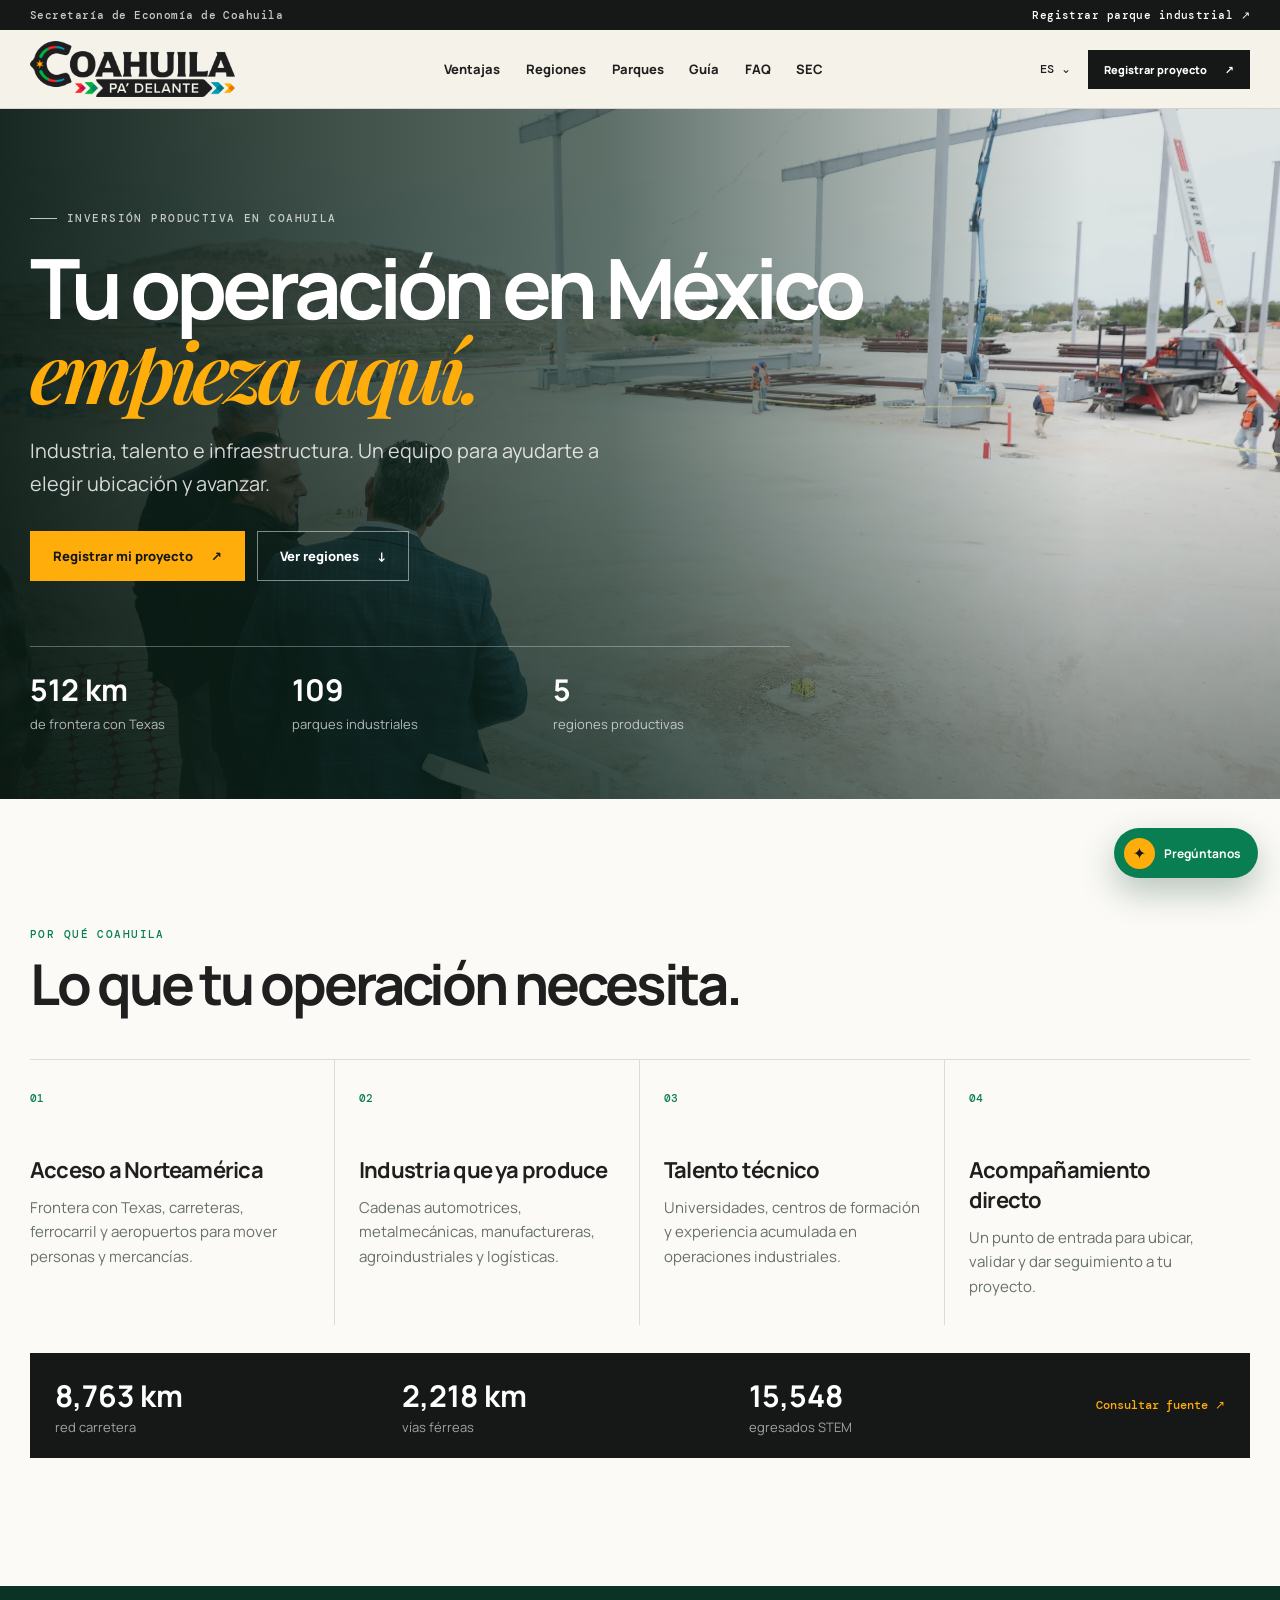
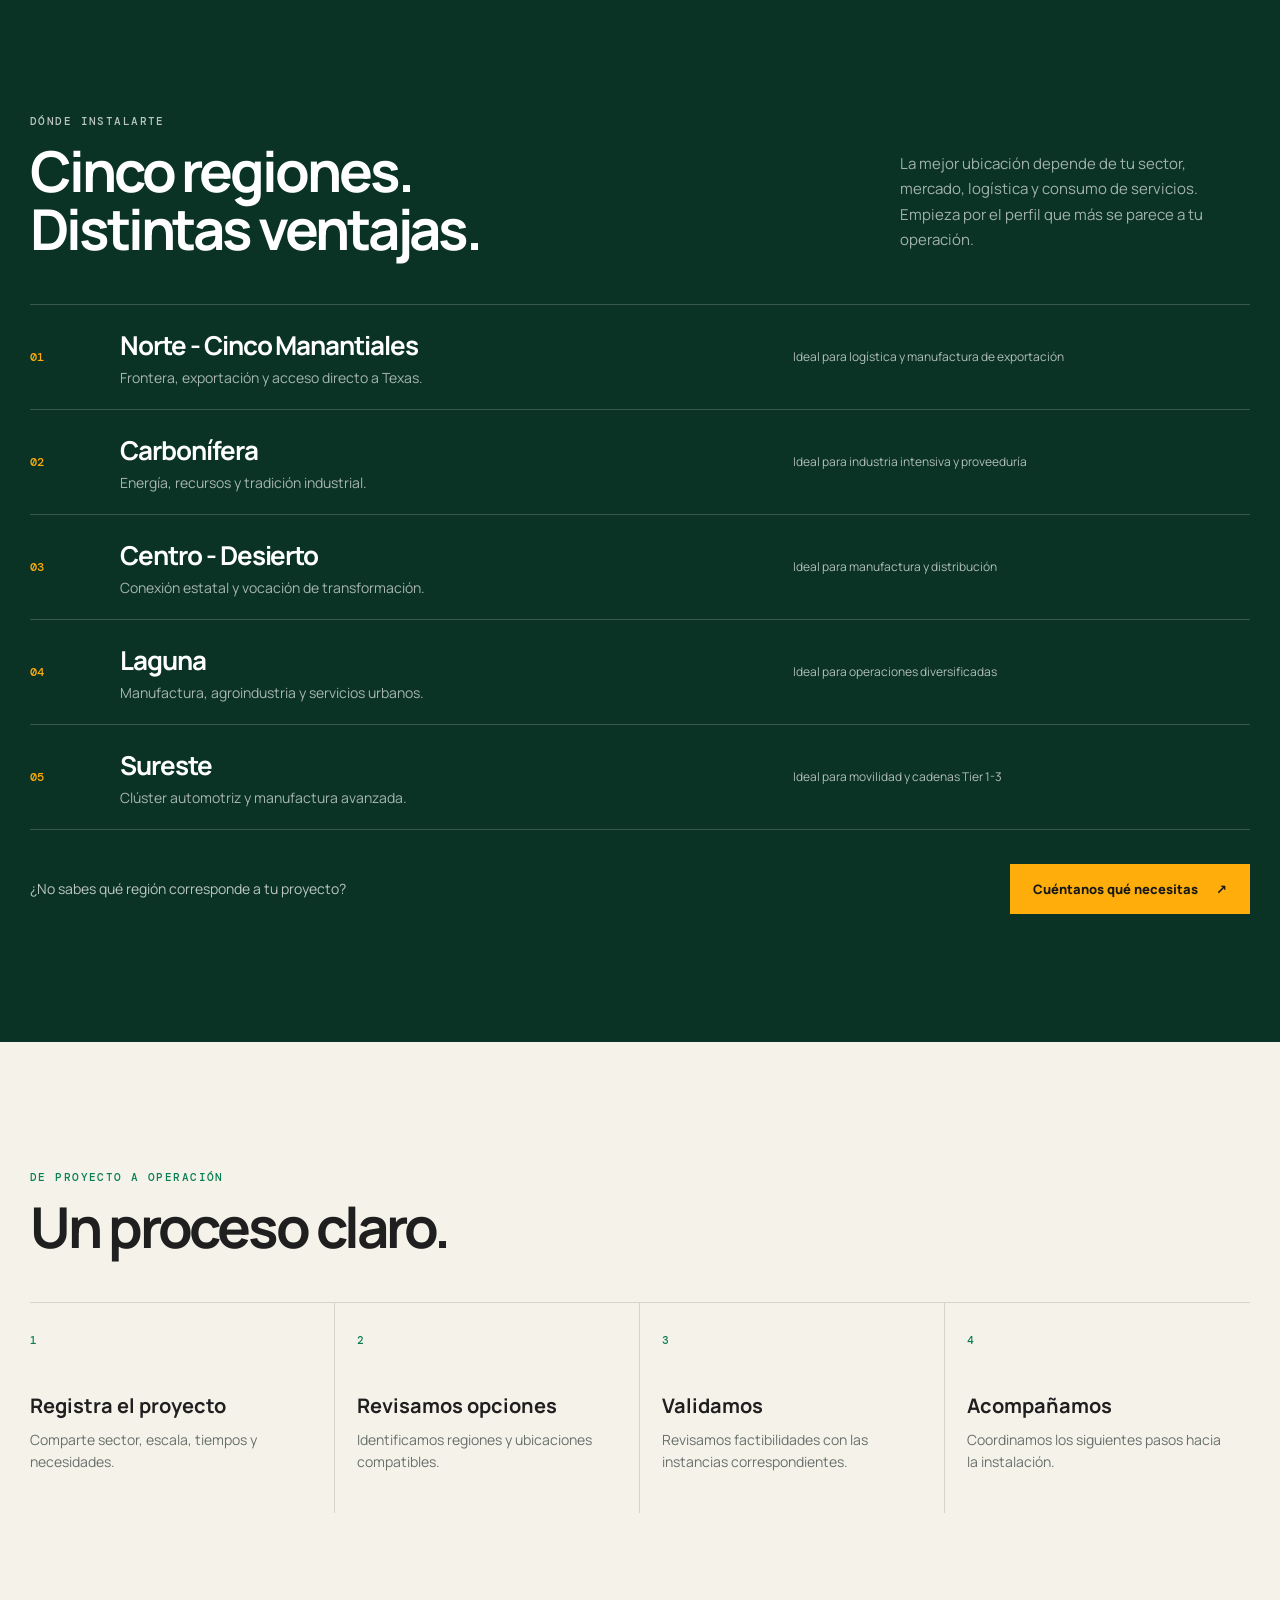
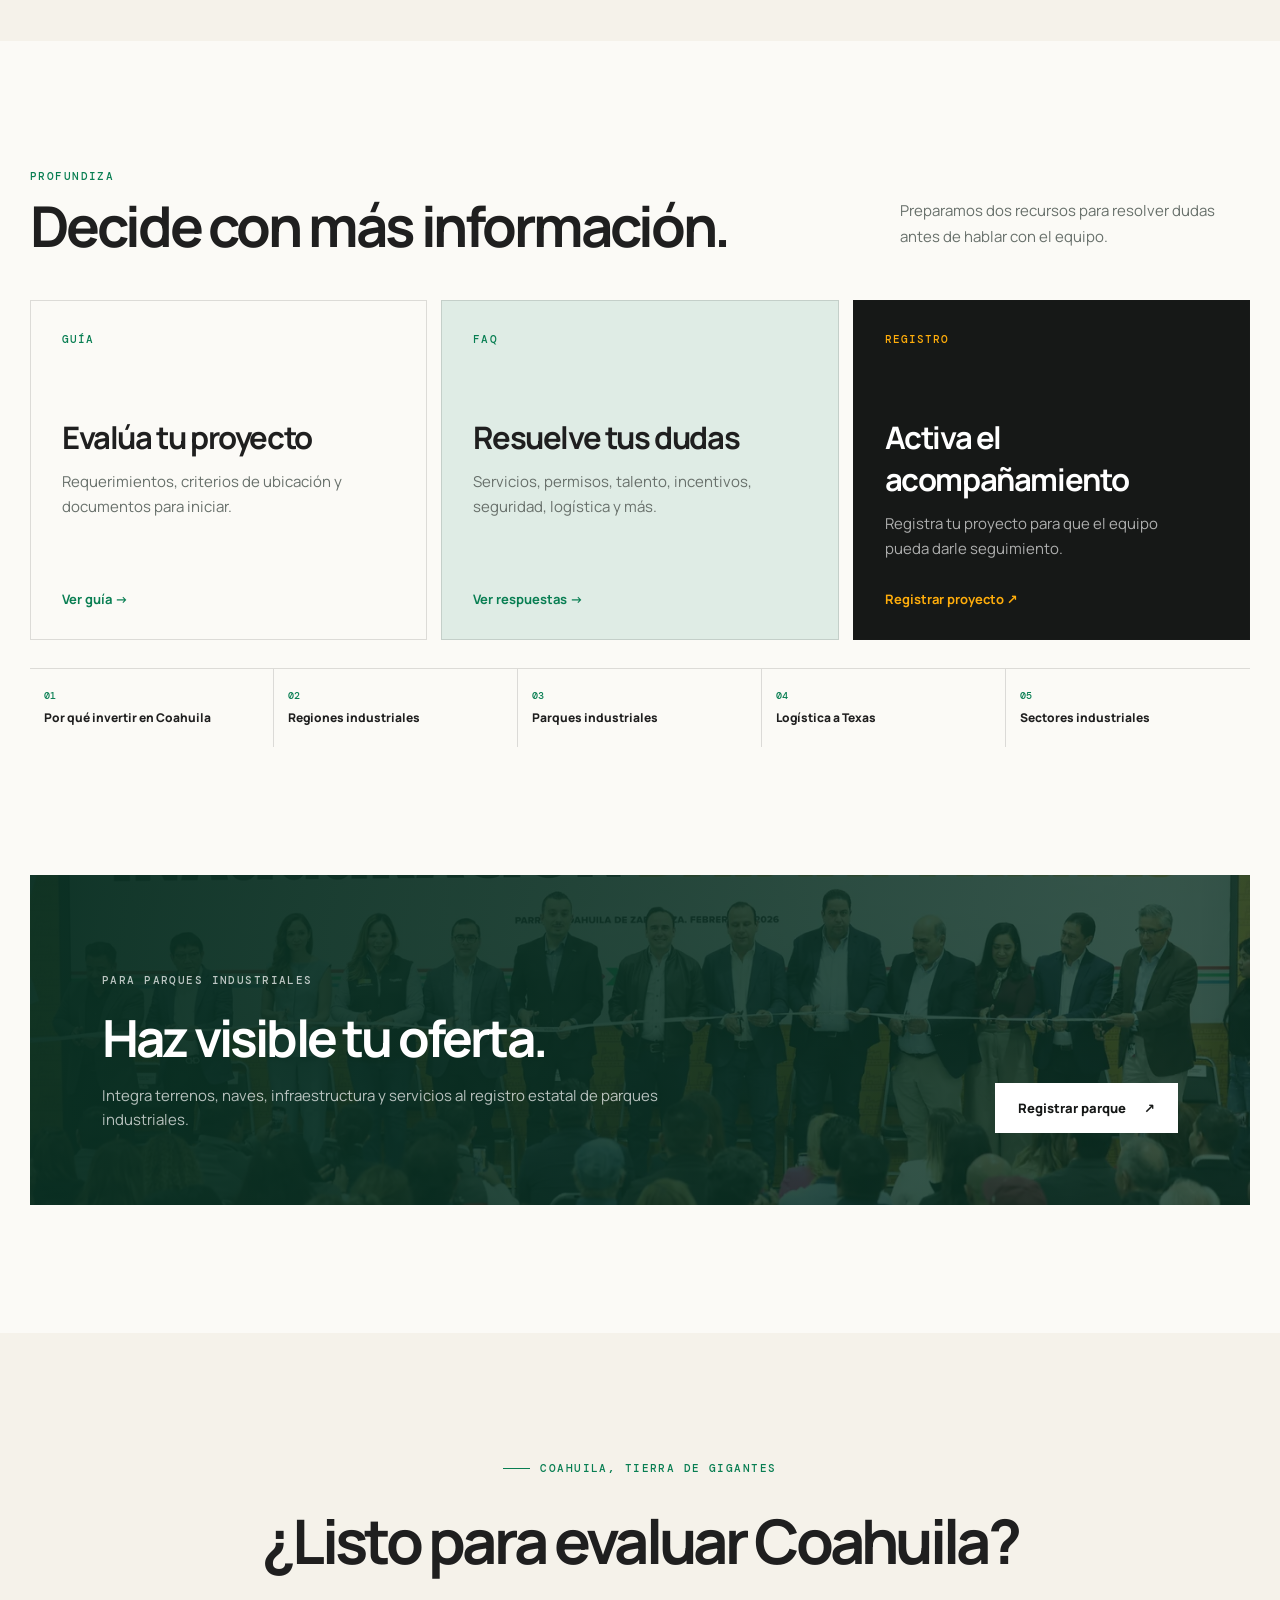
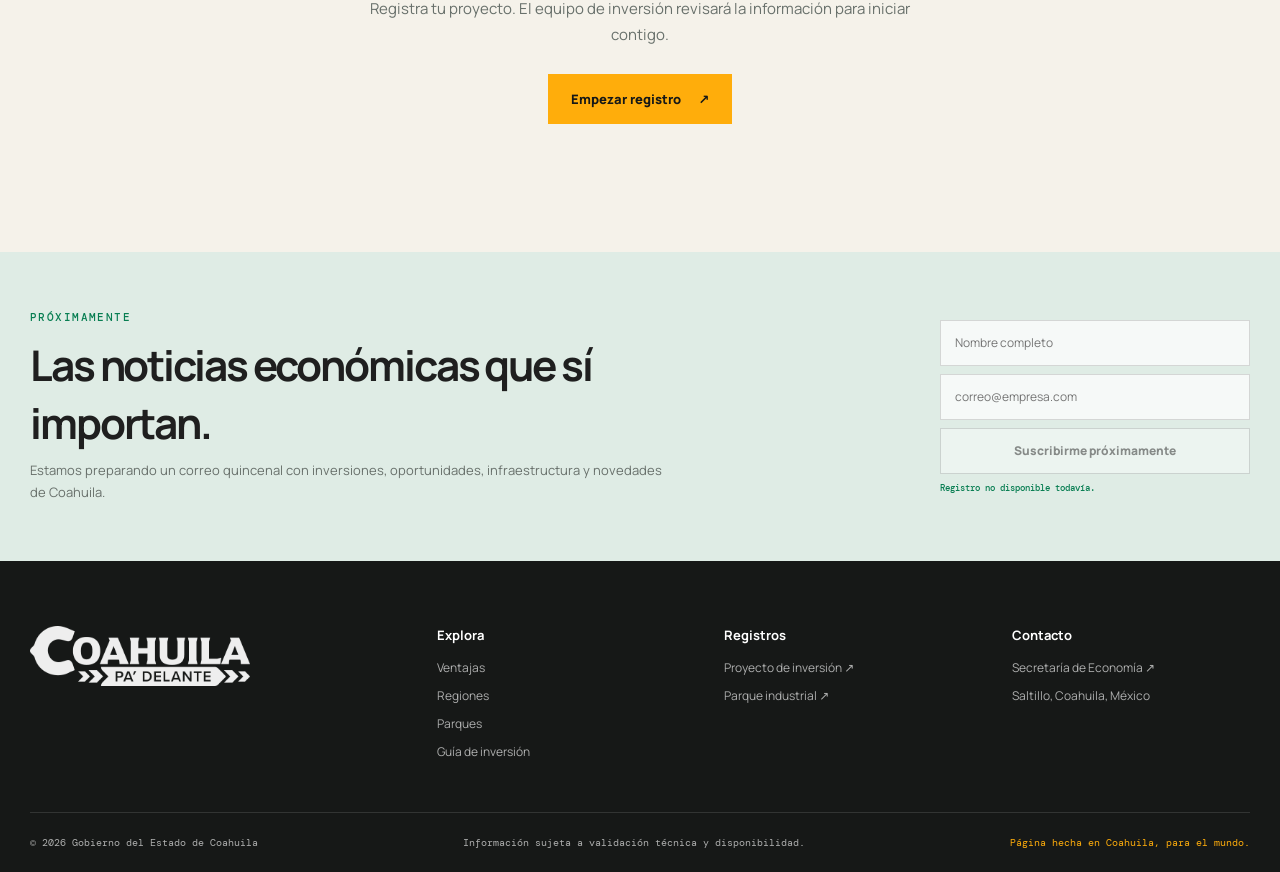
<file: index.html>
<!doctype html>
<html lang="es-MX">
  <head>
    <meta charset="utf-8" />
    <meta name="viewport" content="width=device-width, initial-scale=1" />
    <meta name="description" content="Instala o expande tu empresa en Coahuila. Encuentra ubicación, talento, infraestructura y acompañamiento para operar en México." />
    <meta name="robots" content="index, follow, max-snippet:-1, max-image-preview:large, max-video-preview:-1" />
    <meta name="author" content="Secretaría de Economía de Coahuila" />
    <meta name="theme-color" content="#f5f2ea" />
    <link rel="canonical" href="https://ricardolopezreyero.github.io/Suma_web/" />
    <meta property="og:title" content="Invierte en Coahuila" />
    <meta property="og:description" content="Tu operación en México empieza aquí." />
    <meta property="og:type" content="website" />
    <meta property="og:url" content="https://ricardolopezreyero.github.io/Suma_web/" />
    <meta property="og:locale" content="es_MX" />
    <meta property="og:site_name" content="Invierte en Coahuila" />
    <meta property="og:image" content="https://ricardolopezreyero.github.io/Suma_web/assets/og-invierte-coahuila.jpg" />
    <meta property="og:image:width" content="1200" />
    <meta property="og:image:height" content="630" />
    <meta property="og:image:alt" content="Invierte en Coahuila" />
    <meta name="twitter:card" content="summary_large_image" />
    <meta name="twitter:title" content="Invertir en Coahuila, México" />
    <meta name="twitter:description" content="Ubicación, infraestructura, talento y acompañamiento para instalar o expandir una empresa." />
    <title>Invierte en Coahuila | Tierra de Gigantes</title>
    <link rel="icon" type="image/png" href="./assets/favicon.png" />
    <link rel="apple-touch-icon" href="./assets/favicon.png" />
    <link rel="manifest" href="./site.webmanifest" />
    <link rel="preconnect" href="https://fonts.googleapis.com" />
    <link rel="preconnect" href="https://fonts.gstatic.com" crossorigin />
    <link href="https://fonts.googleapis.com/css2?family=DM+Mono:wght@400;500&family=Manrope:wght@400;500;600;700;800&family=Playfair+Display:ital,wght@0,600;1,600&display=swap" rel="stylesheet" />
    <link rel="stylesheet" href="./styles.css" />
    <script type="application/ld+json">
      {
        "@context": "https://schema.org",
        "@graph": [
          {
            "@type": "WebSite",
            "@id": "https://ricardolopezreyero.github.io/Suma_web/#website",
            "url": "https://ricardolopezreyero.github.io/Suma_web/",
            "name": "Invierte en Coahuila",
            "description": "Información y acompañamiento para empresas que evalúan instalarse o expandirse en Coahuila, México.",
            "inLanguage": "es-MX",
            "publisher": { "@id": "https://ricardolopezreyero.github.io/Suma_web/#organization" }
          },
          {
            "@type": "GovernmentOrganization",
            "@id": "https://ricardolopezreyero.github.io/Suma_web/#organization",
            "name": "Secretaría de Economía de Coahuila",
            "url": "https://www.seccoahuila.gob.mx/",
            "logo": "https://ricardolopezreyero.github.io/Suma_web/assets/logo-coahuila-oficial.png",
            "areaServed": { "@type": "AdministrativeArea", "name": "Coahuila de Zaragoza, México" },
            "sameAs": [
              "https://www.seccoahuila.gob.mx/",
              "https://coahuila.gob.mx/"
            ]
          }
        ]
      }
    </script>
  </head>
  <body>
    <a class="skip-link" href="#contenido">Ir al contenido</a>
    <header class="site-header" id="inicio">
      <div class="utility-bar">
        <div class="shell utility-inner">
          <span>Secretaría de Economía de Coahuila</span>
          <a href="https://registro.superleads.mx/suma/parques_industriales" target="_blank" rel="noreferrer">Registrar parque industrial ↗</a>
        </div>
      </div>
      <div class="nav-shell shell">
        <a class="official-brand" href="./" aria-label="Coahuila Pa' Delante, inicio">
          <img src="./assets/logo-coahuila-oficial.png" width="2448" height="664" alt="Coahuila Pa' Delante" />
        </a>
        <nav class="main-nav" id="main-nav" aria-label="Navegación principal">
          <a href="./por-que-invertir-en-coahuila.html">Ventajas</a>
          <a href="./regiones-industriales-coahuila.html">Regiones</a>
          <a href="./parques-industriales-coahuila.html">Parques</a>
          <a href="./guia-de-inversion.html">Guía</a>
          <a href="./preguntas-frecuentes.html">FAQ</a>
        </nav>
        <div class="nav-actions">
          <div class="language-wrap">
            <button class="language-button" id="language-button" type="button" aria-expanded="false" aria-controls="language-menu">ES <span>⌄</span></button>
            <div class="language-menu" id="language-menu" hidden>
              <button class="active" type="button">Español <small>Disponible</small></button>
              <button type="button" data-coming-soon="English">English <small>Próximamente</small></button>
              <button type="button" data-coming-soon="Deutsch">Deutsch <small>Próximamente</small></button>
              <button type="button" data-coming-soon="Japonés">Japonés <small>Próximamente</small></button>
              <button type="button" data-coming-soon="Mandarín">Mandarín <small>Próximamente</small></button>
            </div>
          </div>
          <a class="button button-dark button-nav" href="https://registro.superleads.mx/suma/registro_inversionista" target="_blank" rel="noreferrer">Registrar proyecto <span>↗</span></a>
          <button class="menu-button" id="menu-button" type="button" aria-label="Abrir menú" aria-expanded="false"><span></span><span></span></button>
        </div>
      </div>
    </header>

    <main id="contenido">
      <section class="hero-simple">
        <img class="hero-photo" src="./assets/hero-coahuila-real.webp" width="2200" height="1300" alt="Visita de supervisión en una instalación industrial en construcción en Coahuila" fetchpriority="high" />
        <div class="hero-overlay"></div>
        <div class="shell hero-simple-content reveal">
          <p class="eyebrow light"><span></span> Inversión productiva en Coahuila</p>
          <h1>Tu operación en México<br /><em>empieza aquí.</em></h1>
          <p>Industria, talento e infraestructura. Un equipo para ayudarte a elegir ubicación y avanzar.</p>
          <div class="hero-actions">
            <a class="button button-primary" href="https://registro.superleads.mx/suma/registro_inversionista" target="_blank" rel="noreferrer">Registrar mi proyecto <span>↗</span></a>
            <a class="button button-ghost" href="#regiones">Ver regiones <span>↓</span></a>
          </div>
          <div class="hero-proof" aria-label="Datos destacados">
            <span><strong>512 km</strong> de frontera con Texas</span>
            <span><strong>109</strong> parques industriales</span>
            <span><strong>5</strong> regiones productivas</span>
          </div>
        </div>
      </section>

      <section class="section value-section" id="ventajas" aria-labelledby="value-title">
        <div class="shell">
          <div class="section-heading compact reveal">
            <p class="section-label">Por qué Coahuila</p>
            <h2 id="value-title">Lo que tu operación necesita.</h2>
          </div>
          <div class="value-grid reveal">
            <article><span>01</span><h3>Acceso a Norteamérica</h3><p>Frontera con Texas, carreteras, ferrocarril y aeropuertos para mover personas y mercancías.</p></article>
            <article><span>02</span><h3>Industria que ya produce</h3><p>Cadenas automotrices, metalmecánicas, manufactureras, agroindustriales y logísticas.</p></article>
            <article><span>03</span><h3>Talento técnico</h3><p>Universidades, centros de formación y experiencia acumulada en operaciones industriales.</p></article>
            <article><span>04</span><h3>Acompañamiento directo</h3><p>Un punto de entrada para ubicar, validar y dar seguimiento a tu proyecto.</p></article>
          </div>
          <div class="numbers-bar reveal">
            <article><strong>8,763 km</strong><span>red carretera</span></article>
            <article><strong>2,218 km</strong><span>vías férreas</span></article>
            <article><strong>15,548</strong><span>egresados STEM</span></article>
            <a href="https://ventanillaunica.economia.gob.mx/media/20250615_2T25%20Coahuila.pdf" target="_blank" rel="noreferrer">Consultar fuente ↗</a>
          </div>
        </div>
      </section>

      <section class="section regions-section" id="regiones" aria-labelledby="regions-title">
        <div class="shell">
          <div class="section-heading split reveal">
            <div><p class="section-label light">Dónde instalarte</p><h2 id="regions-title">Cinco regiones.<br />Distintas ventajas.</h2></div>
            <p>La mejor ubicación depende de tu sector, mercado, logística y consumo de servicios. Empieza por el perfil que más se parece a tu operación.</p>
          </div>
          <div class="region-list reveal">
            <article><span>01</span><div><h3>Norte - Cinco Manantiales</h3><p>Frontera, exportación y acceso directo a Texas.</p></div><small>Ideal para logística y manufactura de exportación</small></article>
            <article><span>02</span><div><h3>Carbonífera</h3><p>Energía, recursos y tradición industrial.</p></div><small>Ideal para industria intensiva y proveeduría</small></article>
            <article><span>03</span><div><h3>Centro - Desierto</h3><p>Conexión estatal y vocación de transformación.</p></div><small>Ideal para manufactura y distribución</small></article>
            <article><span>04</span><div><h3>Laguna</h3><p>Manufactura, agroindustria y servicios urbanos.</p></div><small>Ideal para operaciones diversificadas</small></article>
            <article><span>05</span><div><h3>Sureste</h3><p>Clúster automotriz y manufactura avanzada.</p></div><small>Ideal para movilidad y cadenas Tier 1-3</small></article>
          </div>
          <div class="regions-cta reveal">
            <p>¿No sabes qué región corresponde a tu proyecto?</p>
            <a class="button button-primary" href="https://registro.superleads.mx/suma/registro_inversionista" target="_blank" rel="noreferrer">Cuéntanos qué necesitas <span>↗</span></a>
          </div>
        </div>
      </section>

      <section class="section process-section" aria-labelledby="process-title">
        <div class="shell">
          <div class="section-heading compact reveal"><p class="section-label">De proyecto a operación</p><h2 id="process-title">Un proceso claro.</h2></div>
          <ol class="process-grid reveal">
            <li><span>1</span><h3>Registra el proyecto</h3><p>Comparte sector, escala, tiempos y necesidades.</p></li>
            <li><span>2</span><h3>Revisamos opciones</h3><p>Identificamos regiones y ubicaciones compatibles.</p></li>
            <li><span>3</span><h3>Validamos</h3><p>Revisamos factibilidades con las instancias correspondientes.</p></li>
            <li><span>4</span><h3>Acompañamos</h3><p>Coordinamos los siguientes pasos hacia la instalación.</p></li>
          </ol>
        </div>
      </section>

      <section class="section decision-section" aria-labelledby="decision-title">
        <div class="shell">
          <div class="section-heading split reveal">
            <div><p class="section-label">Profundiza</p><h2 id="decision-title">Decide con más información.</h2></div>
            <p>Preparamos dos recursos para resolver dudas antes de hablar con el equipo.</p>
          </div>
          <div class="decision-grid reveal">
            <a class="decision-card guide-card" href="./guia-de-inversion.html"><span>Guía</span><h3>Evalúa tu proyecto</h3><p>Requerimientos, criterios de ubicación y documentos para iniciar.</p><b>Ver guía →</b></a>
            <a class="decision-card faq-card" href="./preguntas-frecuentes.html"><span>FAQ</span><h3>Resuelve tus dudas</h3><p>Servicios, permisos, talento, incentivos, seguridad, logística y más.</p><b>Ver respuestas →</b></a>
            <a class="decision-card register-card" href="https://registro.superleads.mx/suma/registro_inversionista" target="_blank" rel="noreferrer"><span>Registro</span><h3>Activa el acompañamiento</h3><p>Registra tu proyecto para que el equipo pueda darle seguimiento.</p><b>Registrar proyecto ↗</b></a>
          </div>
          <nav class="topic-index" aria-label="Recursos sobre inversión industrial">
            <a href="./por-que-invertir-en-coahuila.html"><span>01</span>Por qué invertir en Coahuila</a>
            <a href="./regiones-industriales-coahuila.html"><span>02</span>Regiones industriales</a>
            <a href="./parques-industriales-coahuila.html"><span>03</span>Parques industriales</a>
            <a href="./logistica-coahuila-texas.html"><span>04</span>Logística a Texas</a>
            <a href="./sectores-industriales-coahuila.html"><span>05</span>Sectores industriales</a>
          </nav>
        </div>
      </section>

      <section class="section park-section">
        <div class="shell park-card reveal">
          <div><p class="section-label light">Para parques industriales</p><h2>Haz visible tu oferta.</h2><p>Integra terrenos, naves, infraestructura y servicios al registro estatal de parques industriales.</p></div>
          <a class="button button-light" href="https://registro.superleads.mx/suma/parques_industriales" target="_blank" rel="noreferrer">Registrar parque <span>↗</span></a>
        </div>
      </section>

      <section class="section final-cta">
        <div class="shell final-cta-inner reveal">
          <p class="eyebrow"><span></span> Coahuila, Tierra de Gigantes</p>
          <h2>¿Listo para evaluar Coahuila?</h2>
          <p>Registra tu proyecto. El equipo de inversión revisará la información para iniciar contigo.</p>
          <a class="button button-primary" href="https://registro.superleads.mx/suma/registro_inversionista" target="_blank" rel="noreferrer">Empezar registro <span>↗</span></a>
        </div>
      </section>
    </main>

    <!-- RLR-016: newsletter económico, bloqueado hasta activar el registro. -->
    <section class="newsletter" aria-labelledby="newsletter-title">
      <div class="shell newsletter-card">
        <div class="newsletter-copy"><p class="section-label">Próximamente</p><h2 id="newsletter-title">Las noticias económicas que sí importan.</h2><p>Estamos preparando un correo quincenal con inversiones, oportunidades, infraestructura y novedades de Coahuila.</p></div>
        <form class="newsletter-form" aria-label="Suscripción informativa"><input type="text" placeholder="Nombre completo" disabled aria-label="Nombre completo" /><input type="email" placeholder="correo@empresa.com" disabled aria-label="Correo electrónico" /><button type="button" disabled>Suscribirme próximamente</button><small>Registro no disponible todavía.</small></form>
      </div>
    </section>

    <footer class="site-footer">
      <div class="shell footer-main">
        <img src="./assets/logo-coahuila-oficial.png" width="2448" height="664" alt="Coahuila Pa' Delante" />
        <div><strong>Explora</strong><a href="./por-que-invertir-en-coahuila.html">Ventajas</a><a href="./regiones-industriales-coahuila.html">Regiones</a><a href="./parques-industriales-coahuila.html">Parques</a><a href="./guia-de-inversion.html">Guía de inversión</a></div>
        <div><strong>Registros</strong><a href="https://registro.superleads.mx/suma/registro_inversionista" target="_blank" rel="noreferrer">Proyecto de inversión ↗</a><a href="https://registro.superleads.mx/suma/parques_industriales" target="_blank" rel="noreferrer">Parque industrial ↗</a></div>
        <div><strong>Contacto</strong><a href="https://www.seccoahuila.gob.mx/" target="_blank" rel="noreferrer">Secretaría de Economía ↗</a><span>Saltillo, Coahuila, México</span></div>
      </div>
      <div class="shell footer-bottom"><span>© <span id="year"></span> Gobierno del Estado de Coahuila</span><span>Información sujeta a validación técnica y disponibilidad.</span><span class="footer-signature">Página hecha en Coahuila, para el mundo.</span></div>
    </footer>

    <div id="suma-ai-widget-root" class="chat-widget" data-integration="pending">
      <section class="chat-panel" id="chat-panel" hidden aria-label="Asistente de inversión">
        <header><div><small>Asistente de inversión</small><strong>¿Qué necesitas saber?</strong></div><button id="chat-close" type="button" aria-label="Cerrar asistente">×</button></header>
        <p>La conexión con IA está preparada. Mientras tanto, puedes consultar:</p>
        <a href="./preguntas-frecuentes.html">Preguntas frecuentes →</a>
        <a href="./guia-de-inversion.html">Guía de inversión →</a>
        <a href="https://registro.superleads.mx/suma/registro_inversionista" target="_blank" rel="noreferrer">Registrar proyecto ↗</a>
        <div id="suma-ai-widget-mount"></div>
      </section>
      <button class="chat-launcher" id="chat-launcher" type="button" aria-expanded="false" aria-controls="chat-panel"><span>✦</span><b>Pregúntanos</b></button>
    </div>
    <div class="toast" id="toast" role="status" aria-live="polite"></div>
    <script src="./app.js"></script>
  </body>
</html>
</file>
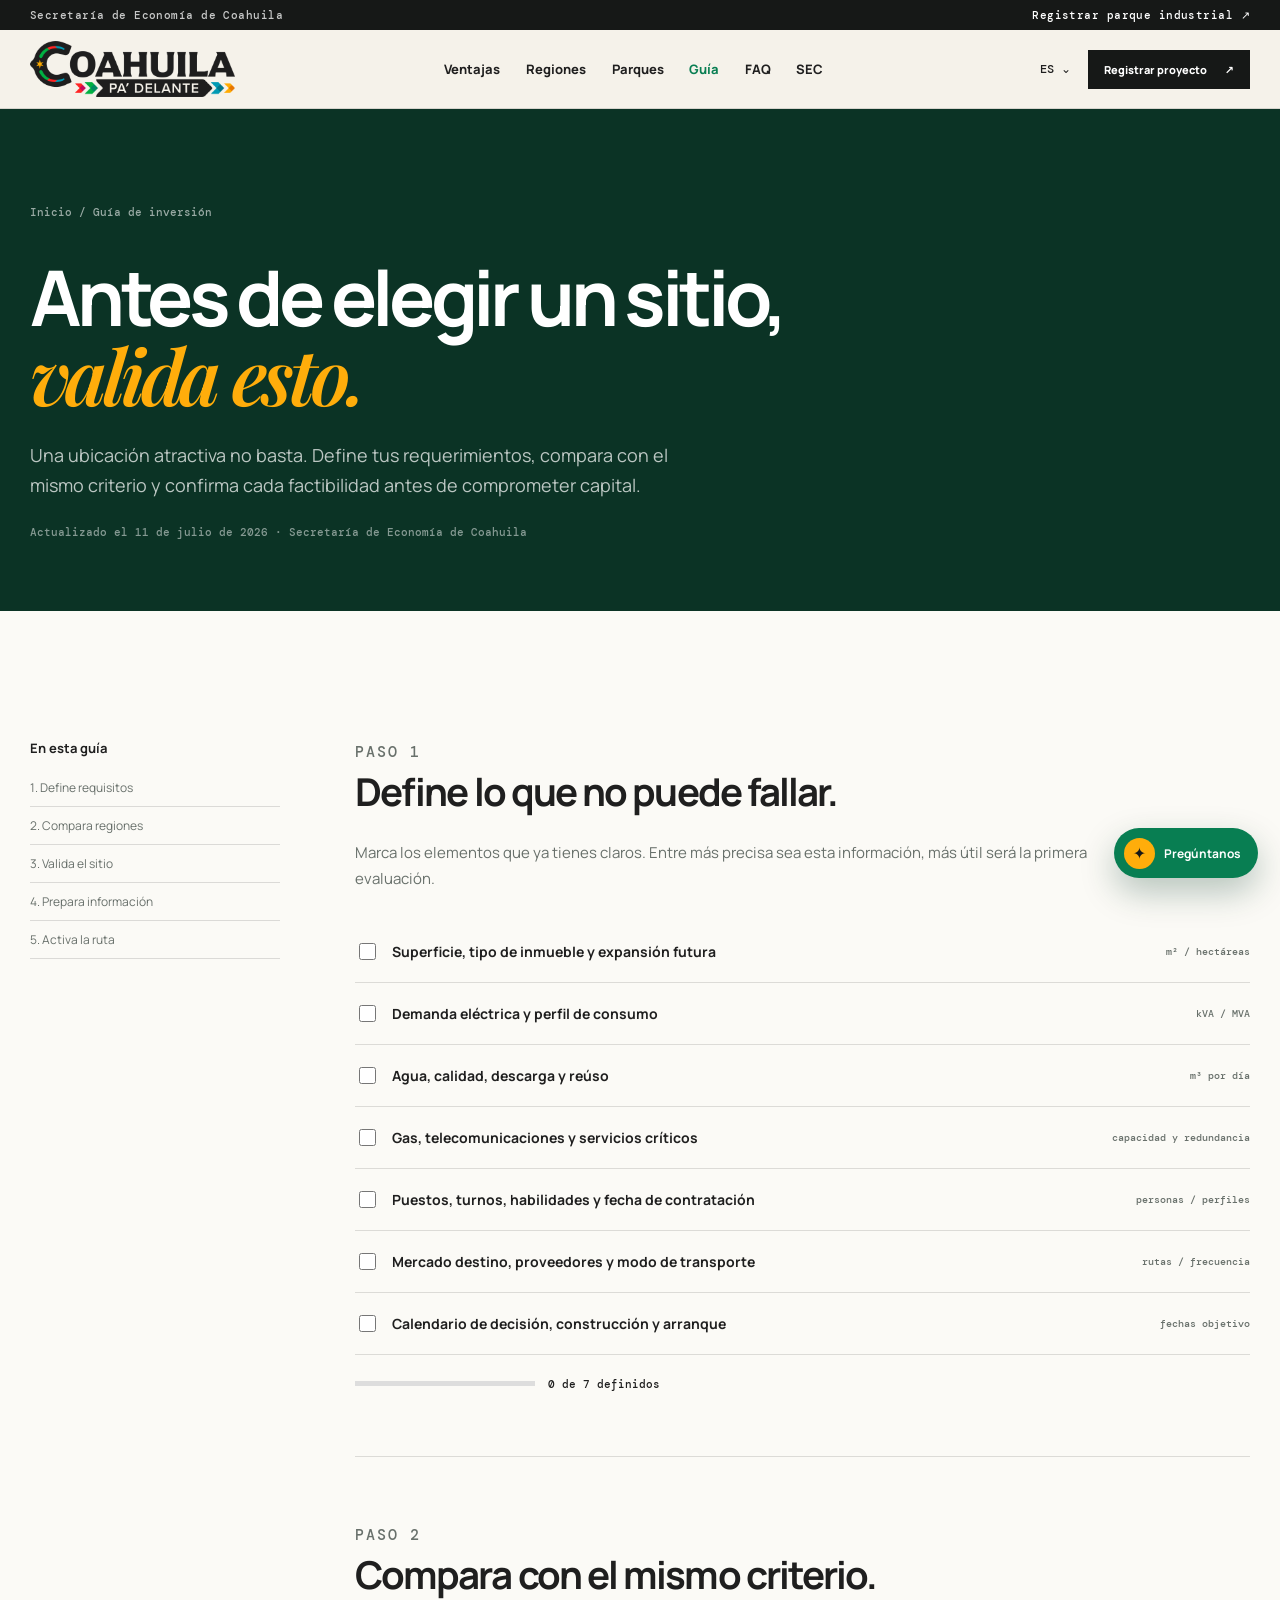
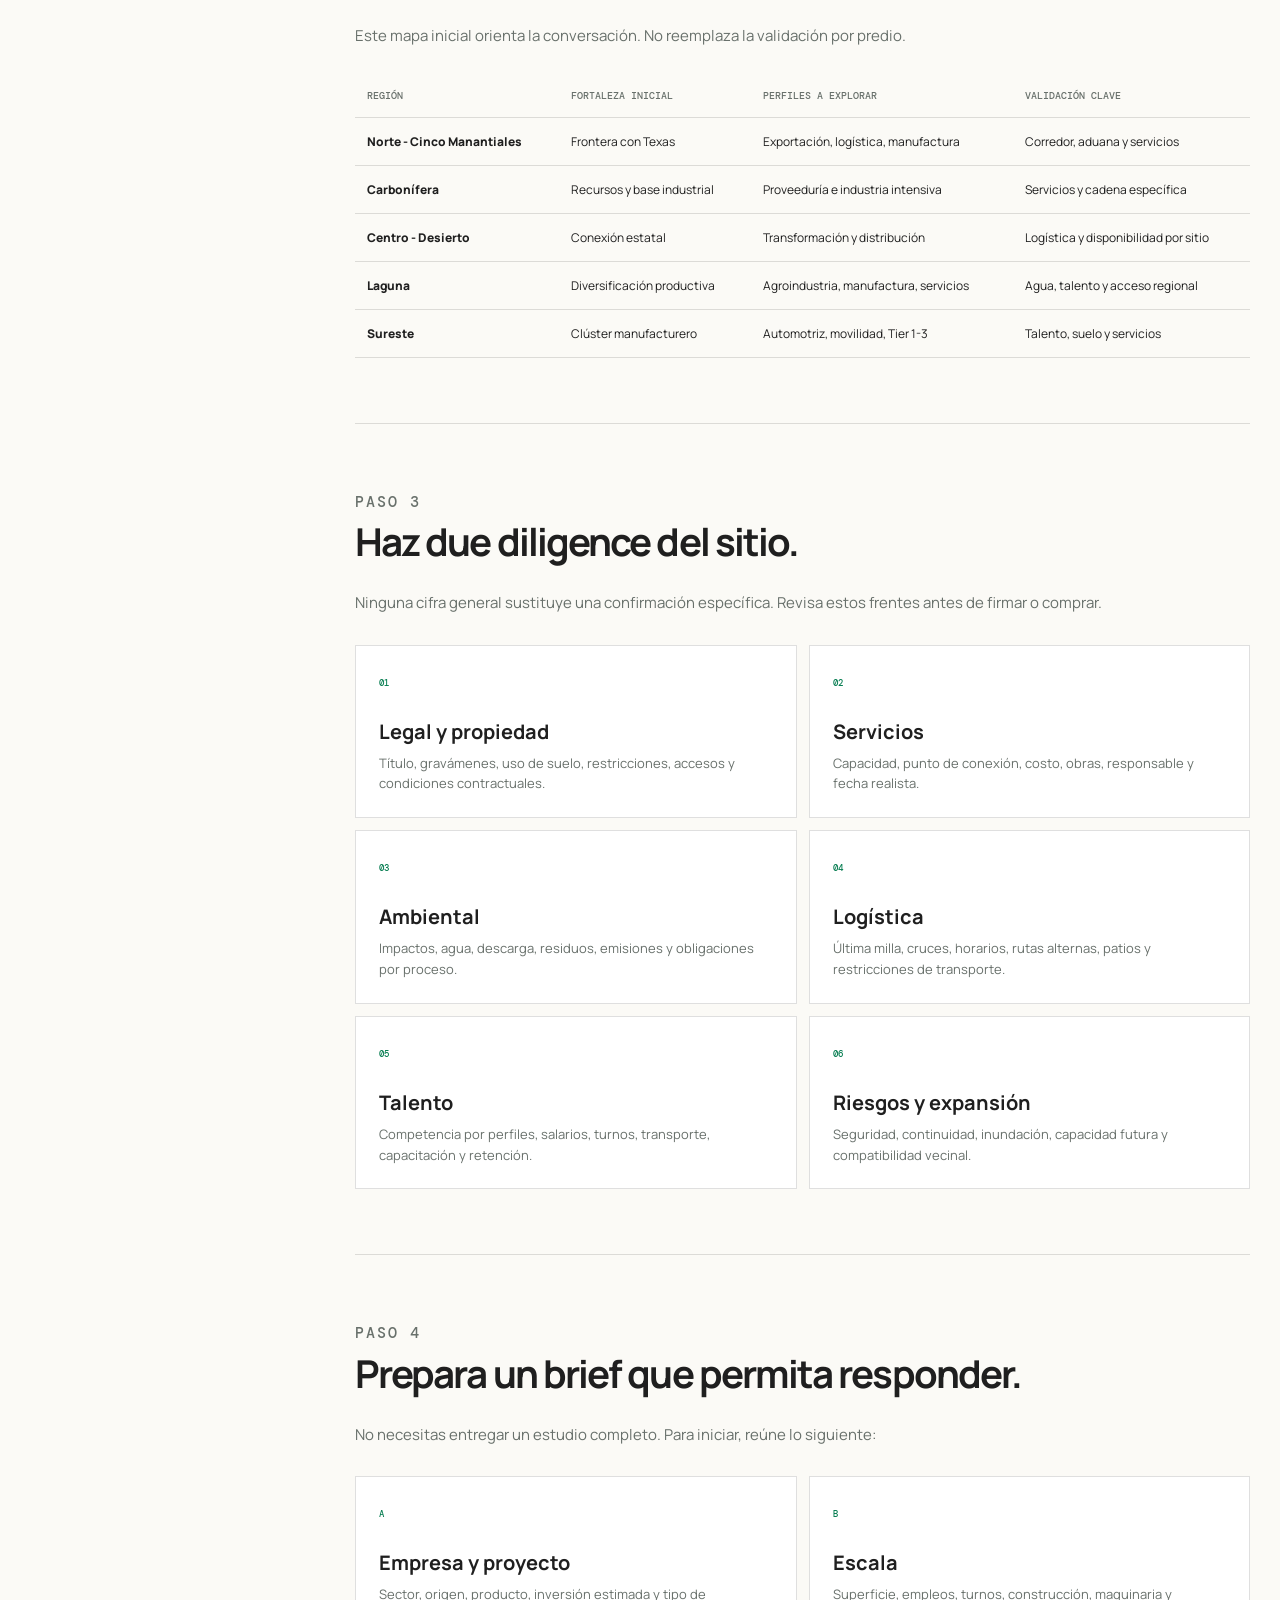
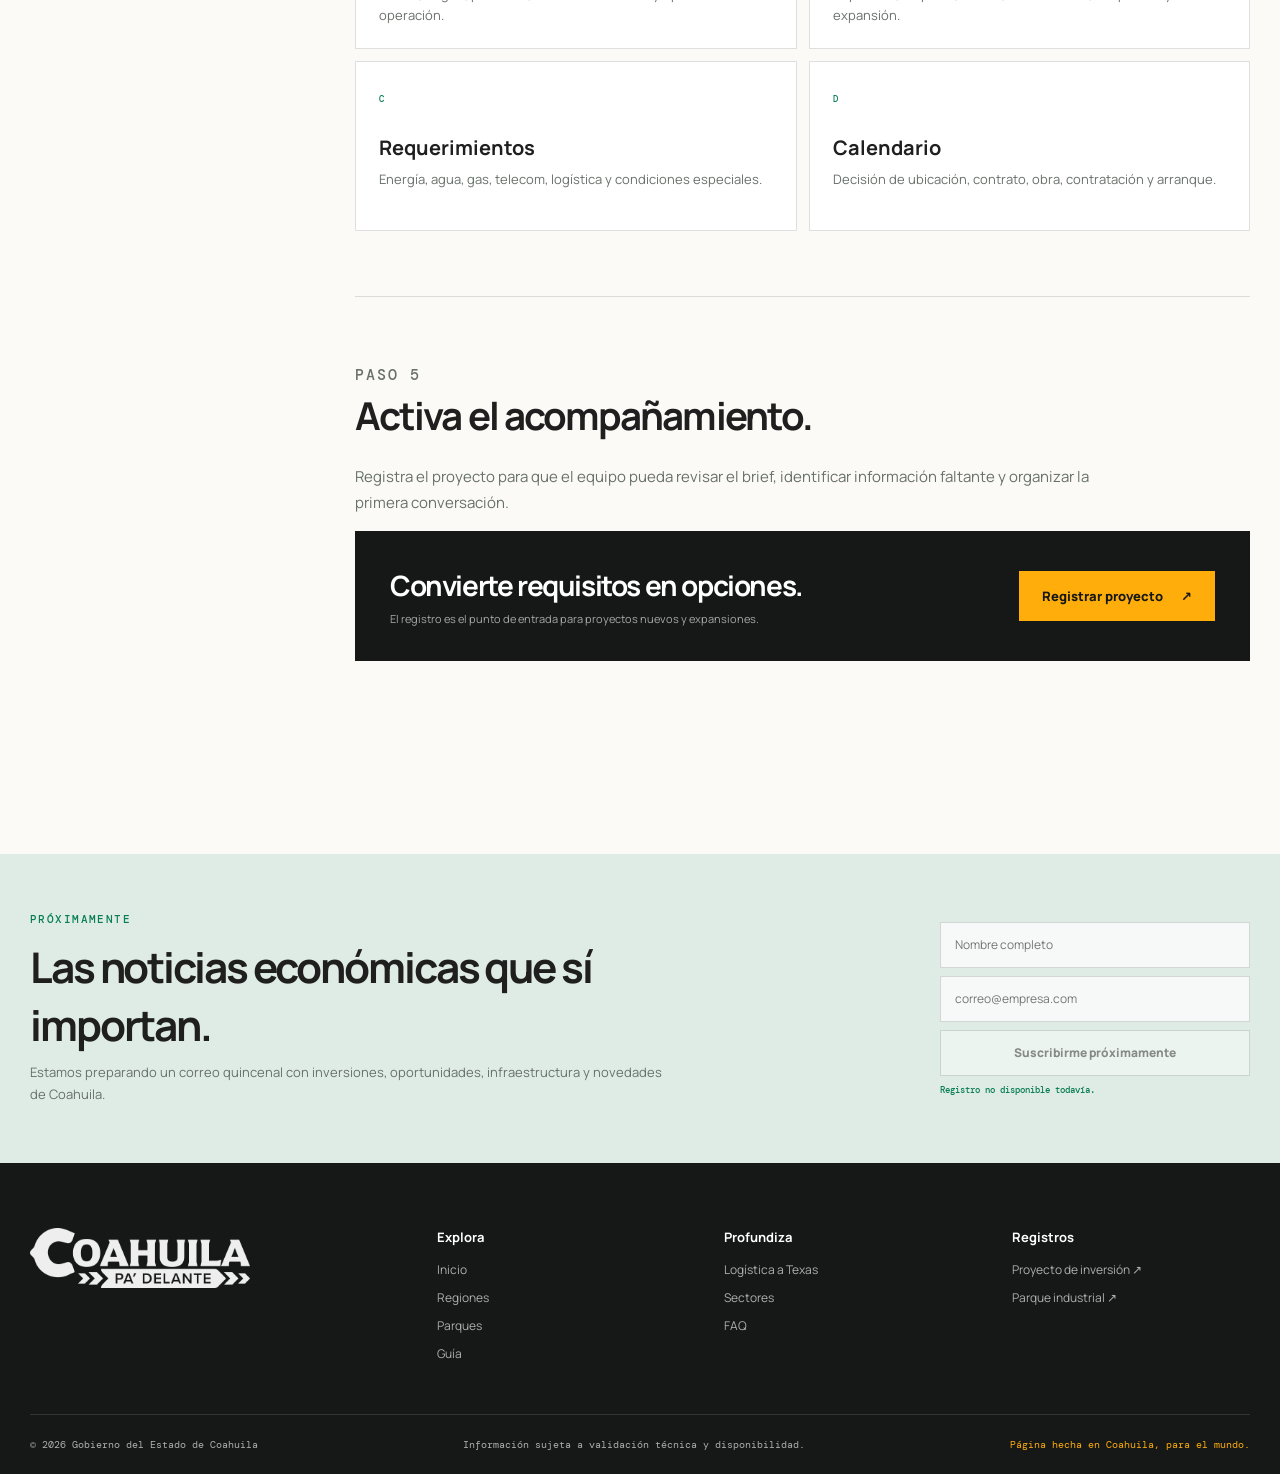
<file: guia-de-inversion.html>
<!doctype html>
<html lang="es-MX">
  <head>
    <meta charset="utf-8" />
    <meta name="viewport" content="width=device-width, initial-scale=1" />
    <meta name="description" content="Cómo instalar una empresa en Coahuila: requisitos, selección de sitio, infraestructura, talento, permisos y checklist de due diligence." />
    <meta name="robots" content="index, follow, max-snippet:-1, max-image-preview:large" />
    <meta name="theme-color" content="#f5f2ea" />
    <link rel="canonical" href="https://ricardolopezreyero.github.io/Suma_web/guia-de-inversion.html" />
    <meta property="og:title" content="Cómo instalar una empresa en Coahuila | Guía" />
    <meta property="og:description" content="Checklist práctico para evaluar ubicación, servicios, talento y ruta de instalación." />
    <meta property="og:type" content="article" />
    <meta property="og:url" content="https://ricardolopezreyero.github.io/Suma_web/guia-de-inversion.html" />
    <meta property="og:locale" content="es_MX" />
    <meta property="og:image" content="https://ricardolopezreyero.github.io/Suma_web/assets/og-invierte-coahuila.jpg" />
    <title>Cómo instalar una empresa en Coahuila | Guía de inversión</title>
    <link rel="icon" type="image/png" href="./assets/favicon.png" />
    <link rel="apple-touch-icon" href="./assets/favicon.png" />
    <link rel="manifest" href="./site.webmanifest" />
    <link rel="preconnect" href="https://fonts.googleapis.com" />
    <link rel="preconnect" href="https://fonts.gstatic.com" crossorigin />
    <link href="https://fonts.googleapis.com/css2?family=DM+Mono:wght@400;500&family=Manrope:wght@400;500;600;700;800&family=Playfair+Display:ital,wght@0,600;1,600&display=swap" rel="stylesheet" />
    <link rel="stylesheet" href="./styles.css" />
    <script type="application/ld+json">
      {
        "@context": "https://schema.org",
        "@graph": [
          {
            "@type": "Article",
            "headline": "Cómo instalar una empresa en Coahuila",
            "description": "Guía práctica de selección de sitio, infraestructura, talento, permisos y due diligence.",
            "datePublished": "2026-07-11",
            "dateModified": "2026-07-11",
            "inLanguage": "es-MX",
            "mainEntityOfPage": "https://ricardolopezreyero.github.io/Suma_web/guia-de-inversion.html",
            "author": { "@type": "Organization", "name": "Secretaría de Economía de Coahuila", "url": "https://www.seccoahuila.gob.mx/" }
          },
          {
            "@type": "BreadcrumbList",
            "itemListElement": [
              { "@type": "ListItem", "position": 1, "name": "Inicio", "item": "https://ricardolopezreyero.github.io/Suma_web/" },
              { "@type": "ListItem", "position": 2, "name": "Guía de inversión", "item": "https://ricardolopezreyero.github.io/Suma_web/guia-de-inversion.html" }
            ]
          }
        ]
      }
    </script>
  </head>
  <body>
    <a class="skip-link" href="#contenido">Ir al contenido</a>
    <header class="site-header">
      <div class="utility-bar"><div class="shell utility-inner"><span>Secretaría de Economía de Coahuila</span><a href="https://registro.superleads.mx/suma/parques_industriales" target="_blank" rel="noreferrer">Registrar parque industrial ↗</a></div></div>
      <div class="nav-shell shell"><a class="official-brand" href="./" aria-label="Coahuila Pa' Delante, inicio"><img src="./assets/logo-coahuila-oficial.png" width="2448" height="664" alt="Coahuila Pa' Delante" /></a><nav class="main-nav" id="main-nav" aria-label="Navegación principal"><a href="./por-que-invertir-en-coahuila.html">Ventajas</a><a href="./regiones-industriales-coahuila.html">Regiones</a><a href="./parques-industriales-coahuila.html">Parques</a><a href="./guia-de-inversion.html" aria-current="page">Guía</a><a href="./preguntas-frecuentes.html">FAQ</a></nav><div class="nav-actions"><div class="language-wrap"><button class="language-button" id="language-button" type="button" aria-expanded="false" aria-controls="language-menu">ES <span>⌄</span></button><div class="language-menu" id="language-menu" hidden><button class="active" type="button">Español <small>Disponible</small></button><button type="button" data-coming-soon="English">English <small>Próximamente</small></button></div></div><a class="button button-dark button-nav" href="https://registro.superleads.mx/suma/registro_inversionista" target="_blank" rel="noreferrer">Registrar proyecto <span>↗</span></a><button class="menu-button" id="menu-button" type="button" aria-label="Abrir menú" aria-expanded="false"><span></span><span></span></button></div></div>
    </header>

    <main id="contenido">
      <section class="inner-hero"><div class="shell"><p class="breadcrumbs"><a href="./">Inicio</a> / Guía de inversión</p><h1>Antes de elegir un sitio,<br /><em>valida esto.</em></h1><p>Una ubicación atractiva no basta. Define tus requerimientos, compara con el mismo criterio y confirma cada factibilidad antes de comprometer capital.</p><p class="editorial-meta">Actualizado el 11 de julio de 2026 · Secretaría de Economía de Coahuila</p></div></section>
      <section class="section"><div class="shell page-layout">
        <aside class="page-aside"><strong>En esta guía</strong><a href="#requisitos">1. Define requisitos</a><a href="#comparar">2. Compara regiones</a><a href="#validar">3. Valida el sitio</a><a href="#expediente">4. Prepara información</a><a href="#ruta">5. Activa la ruta</a></aside>
        <div>
          <section class="content-block" id="requisitos"><p class="section-label">Paso 1</p><h2>Define lo que no puede fallar.</h2><p>Marca los elementos que ya tienes claros. Entre más precisa sea esta información, más útil será la primera evaluación.</p>
            <ul class="checklist" id="investment-checklist">
              <li><label><input type="checkbox" /><span>Superficie, tipo de inmueble y expansión futura</span><small>m² / hectáreas</small></label></li>
              <li><label><input type="checkbox" /><span>Demanda eléctrica y perfil de consumo</span><small>kVA / MVA</small></label></li>
              <li><label><input type="checkbox" /><span>Agua, calidad, descarga y reúso</span><small>m³ por día</small></label></li>
              <li><label><input type="checkbox" /><span>Gas, telecomunicaciones y servicios críticos</span><small>capacidad y redundancia</small></label></li>
              <li><label><input type="checkbox" /><span>Puestos, turnos, habilidades y fecha de contratación</span><small>personas / perfiles</small></label></li>
              <li><label><input type="checkbox" /><span>Mercado destino, proveedores y modo de transporte</span><small>rutas / frecuencia</small></label></li>
              <li><label><input type="checkbox" /><span>Calendario de decisión, construcción y arranque</span><small>fechas objetivo</small></label></li>
            </ul>
            <div class="check-progress"><i><span id="check-progress-bar"></span></i><b id="check-progress-label">0 de 7 definidos</b></div>
          </section>

          <section class="content-block" id="comparar"><p class="section-label">Paso 2</p><h2>Compara con el mismo criterio.</h2><p>Este mapa inicial orienta la conversación. No reemplaza la validación por predio.</p>
            <div class="compare-wrap"><table class="compare-table"><thead><tr><th>Región</th><th>Fortaleza inicial</th><th>Perfiles a explorar</th><th>Validación clave</th></tr></thead><tbody>
              <tr><td>Norte - Cinco Manantiales</td><td>Frontera con Texas</td><td>Exportación, logística, manufactura</td><td>Corredor, aduana y servicios</td></tr>
              <tr><td>Carbonífera</td><td>Recursos y base industrial</td><td>Proveeduría e industria intensiva</td><td>Servicios y cadena específica</td></tr>
              <tr><td>Centro - Desierto</td><td>Conexión estatal</td><td>Transformación y distribución</td><td>Logística y disponibilidad por sitio</td></tr>
              <tr><td>Laguna</td><td>Diversificación productiva</td><td>Agroindustria, manufactura, servicios</td><td>Agua, talento y acceso regional</td></tr>
              <tr><td>Sureste</td><td>Clúster manufacturero</td><td>Automotriz, movilidad, Tier 1-3</td><td>Talento, suelo y servicios</td></tr>
            </tbody></table></div>
          </section>

          <section class="content-block" id="validar"><p class="section-label">Paso 3</p><h2>Haz due diligence del sitio.</h2><p>Ninguna cifra general sustituye una confirmación específica. Revisa estos frentes antes de firmar o comprar.</p>
            <div class="plain-grid">
              <article class="plain-card"><span>01</span><h3>Legal y propiedad</h3><p>Título, gravámenes, uso de suelo, restricciones, accesos y condiciones contractuales.</p></article>
              <article class="plain-card"><span>02</span><h3>Servicios</h3><p>Capacidad, punto de conexión, costo, obras, responsable y fecha realista.</p></article>
              <article class="plain-card"><span>03</span><h3>Ambiental</h3><p>Impactos, agua, descarga, residuos, emisiones y obligaciones por proceso.</p></article>
              <article class="plain-card"><span>04</span><h3>Logística</h3><p>Última milla, cruces, horarios, rutas alternas, patios y restricciones de transporte.</p></article>
              <article class="plain-card"><span>05</span><h3>Talento</h3><p>Competencia por perfiles, salarios, turnos, transporte, capacitación y retención.</p></article>
              <article class="plain-card"><span>06</span><h3>Riesgos y expansión</h3><p>Seguridad, continuidad, inundación, capacidad futura y compatibilidad vecinal.</p></article>
            </div>
          </section>

          <section class="content-block" id="expediente"><p class="section-label">Paso 4</p><h2>Prepara un brief que permita responder.</h2><p>No necesitas entregar un estudio completo. Para iniciar, reúne lo siguiente:</p>
            <div class="plain-grid">
              <article class="plain-card"><span>A</span><h3>Empresa y proyecto</h3><p>Sector, origen, producto, inversión estimada y tipo de operación.</p></article>
              <article class="plain-card"><span>B</span><h3>Escala</h3><p>Superficie, empleos, turnos, construcción, maquinaria y expansión.</p></article>
              <article class="plain-card"><span>C</span><h3>Requerimientos</h3><p>Energía, agua, gas, telecom, logística y condiciones especiales.</p></article>
              <article class="plain-card"><span>D</span><h3>Calendario</h3><p>Decisión de ubicación, contrato, obra, contratación y arranque.</p></article>
            </div>
          </section>

          <section class="content-block" id="ruta"><p class="section-label">Paso 5</p><h2>Activa el acompañamiento.</h2><p>Registra el proyecto para que el equipo pueda revisar el brief, identificar información faltante y organizar la primera conversación.</p>
            <div class="inline-cta"><div><h2>Convierte requisitos en opciones.</h2><p>El registro es el punto de entrada para proyectos nuevos y expansiones.</p></div><a class="button button-primary" href="https://registro.superleads.mx/suma/registro_inversionista" target="_blank" rel="noreferrer">Registrar proyecto <span>↗</span></a></div>
          </section>
        </div>
      </div></section>
    </main>

    <!-- RLR-016: newsletter económico, bloqueado hasta activar el registro. --><section class="newsletter" aria-labelledby="newsletter-title"><div class="shell newsletter-card"><div class="newsletter-copy"><p class="section-label">Próximamente</p><h2 id="newsletter-title">Las noticias económicas que sí importan.</h2><p>Estamos preparando un correo quincenal con inversiones, oportunidades, infraestructura y novedades de Coahuila.</p></div><form class="newsletter-form" aria-label="Suscripción informativa"><input type="text" placeholder="Nombre completo" disabled aria-label="Nombre completo" /><input type="email" placeholder="correo@empresa.com" disabled aria-label="Correo electrónico" /><button type="button" disabled>Suscribirme próximamente</button><small>Registro no disponible todavía.</small></form></div></section>
    <footer class="site-footer"><div class="shell footer-main"><img src="./assets/logo-coahuila-oficial.png" width="2448" height="664" alt="Coahuila Pa' Delante" /><div><strong>Explora</strong><a href="./">Inicio</a><a href="./regiones-industriales-coahuila.html">Regiones</a><a href="./parques-industriales-coahuila.html">Parques</a><a href="./guia-de-inversion.html">Guía</a></div><div><strong>Profundiza</strong><a href="./logistica-coahuila-texas.html">Logística a Texas</a><a href="./sectores-industriales-coahuila.html">Sectores</a><a href="./preguntas-frecuentes.html">FAQ</a></div><div><strong>Registros</strong><a href="https://registro.superleads.mx/suma/registro_inversionista" target="_blank" rel="noreferrer">Proyecto de inversión ↗</a><a href="https://registro.superleads.mx/suma/parques_industriales" target="_blank" rel="noreferrer">Parque industrial ↗</a></div></div><div class="shell footer-bottom"><span>© <span id="year"></span> Gobierno del Estado de Coahuila</span><span>Información sujeta a validación técnica y disponibilidad.</span><span class="footer-signature">Página hecha en Coahuila, para el mundo.</span></div></footer>
    <div id="suma-ai-widget-root" class="chat-widget" data-integration="pending"><section class="chat-panel" id="chat-panel" hidden><header><div><small>Asistente de inversión</small><strong>¿Qué necesitas saber?</strong></div><button id="chat-close" type="button" aria-label="Cerrar asistente">×</button></header><p>La conexión con IA está preparada. Mientras tanto, consulta las preguntas frecuentes o registra tu proyecto.</p><a href="./preguntas-frecuentes.html">Preguntas frecuentes →</a><a href="https://registro.superleads.mx/suma/registro_inversionista" target="_blank" rel="noreferrer">Registrar proyecto ↗</a><div id="suma-ai-widget-mount"></div></section><button class="chat-launcher" id="chat-launcher" type="button" aria-expanded="false" aria-controls="chat-panel"><span>✦</span><b>Pregúntanos</b></button></div>
    <div class="toast" id="toast" role="status" aria-live="polite"></div>
    <script src="./app.js"></script>
  </body>
</html>
</file>
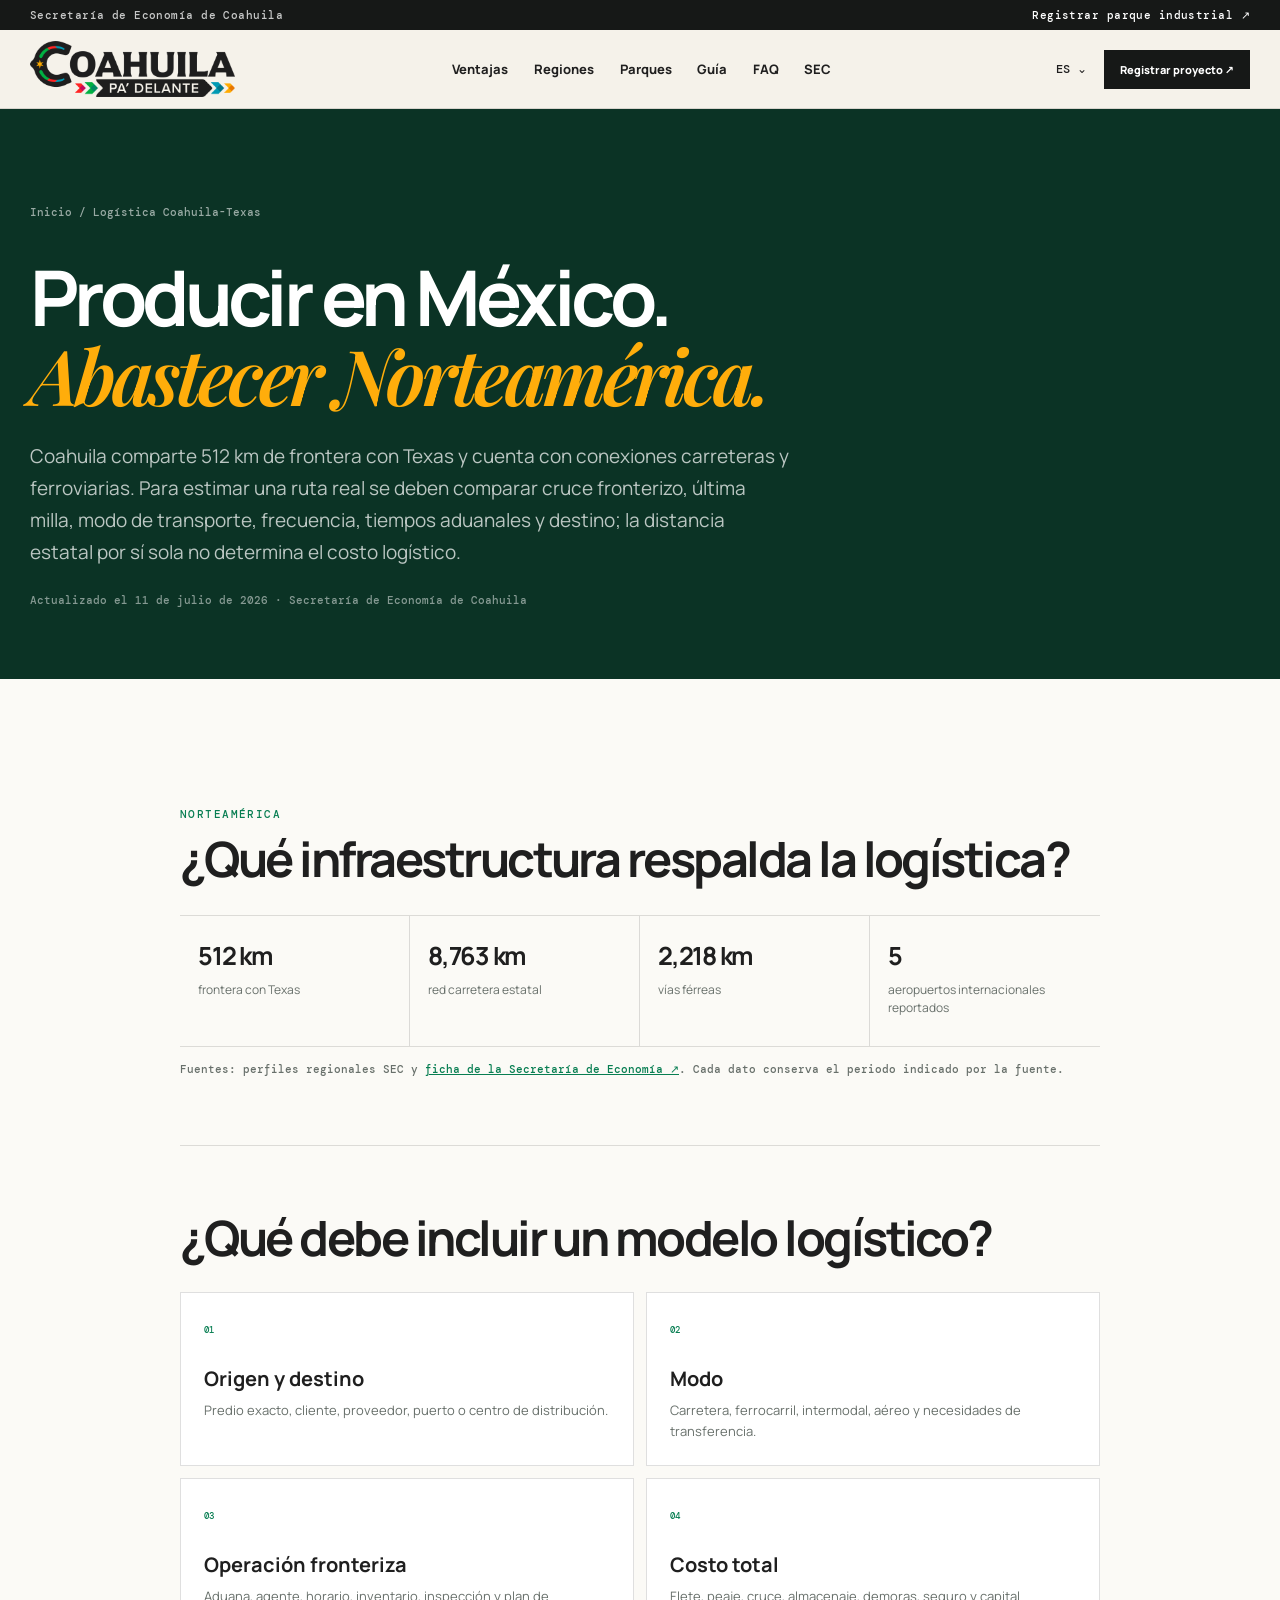
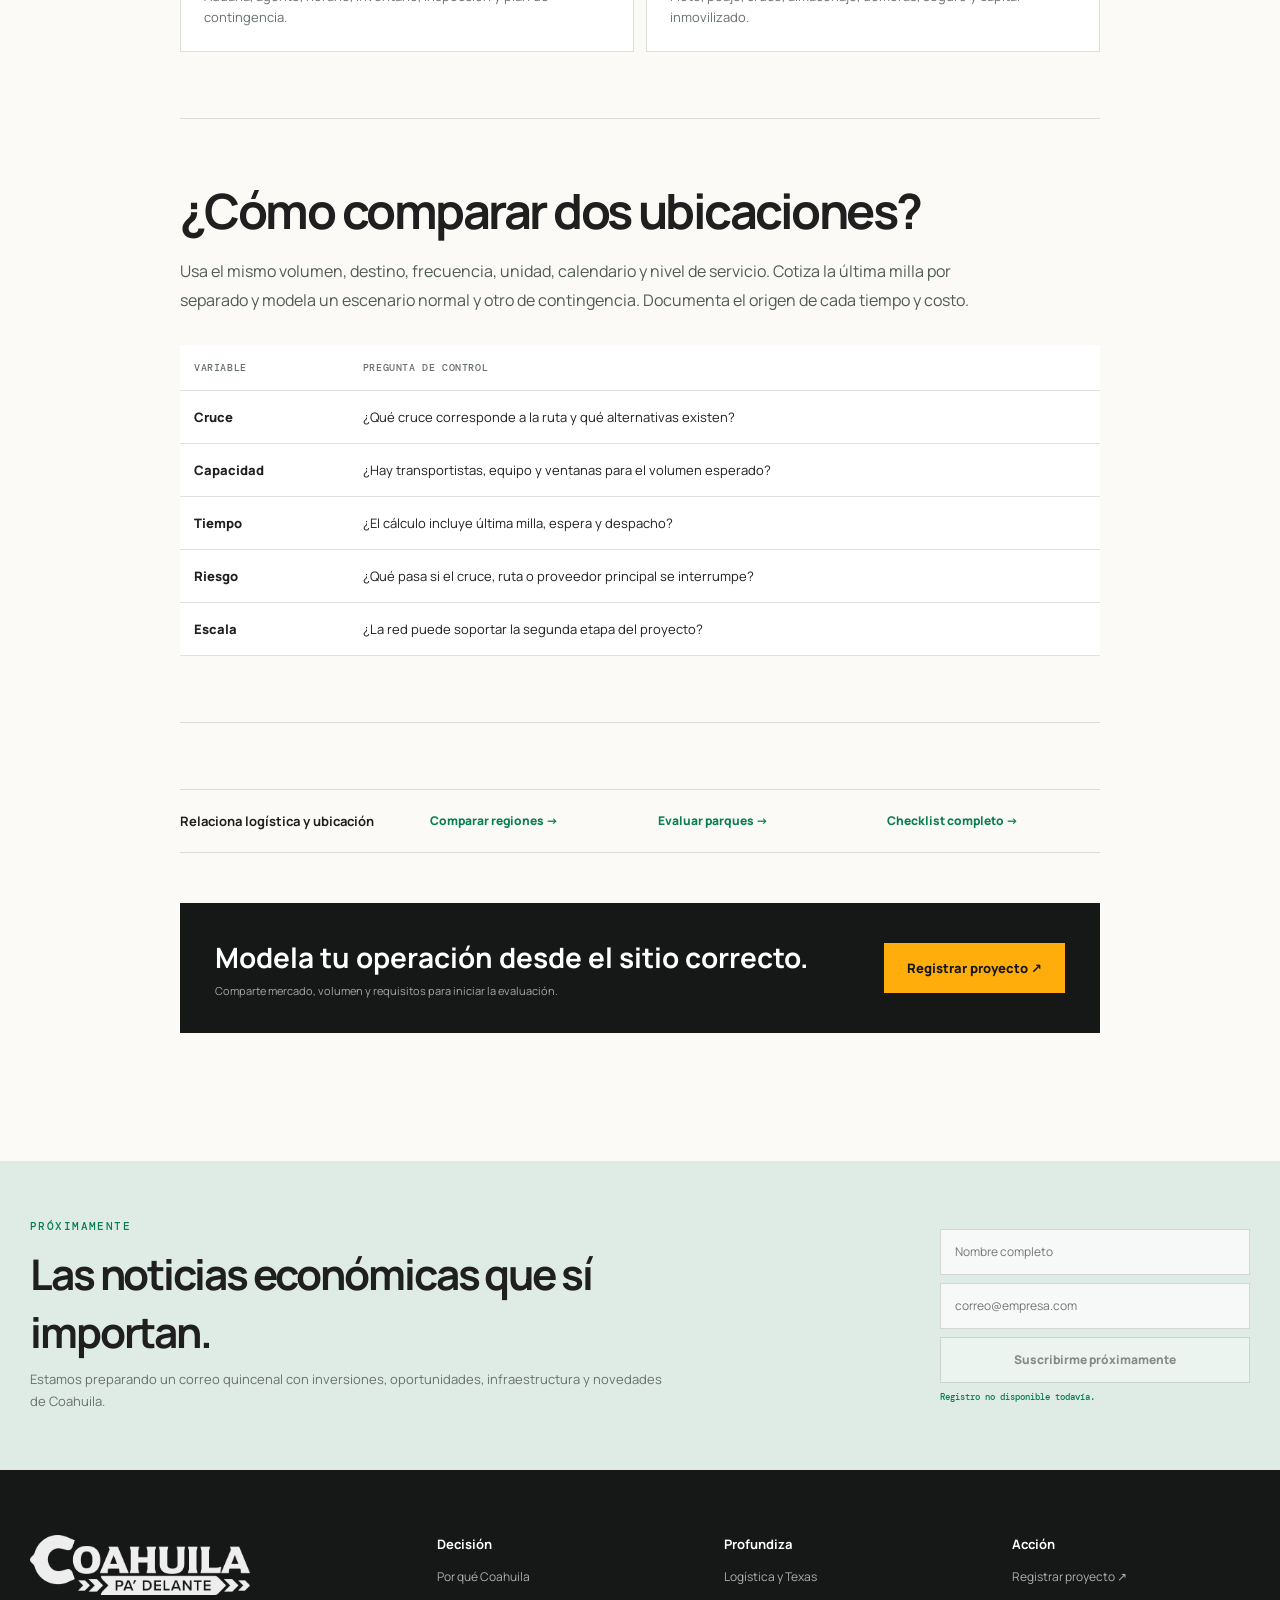
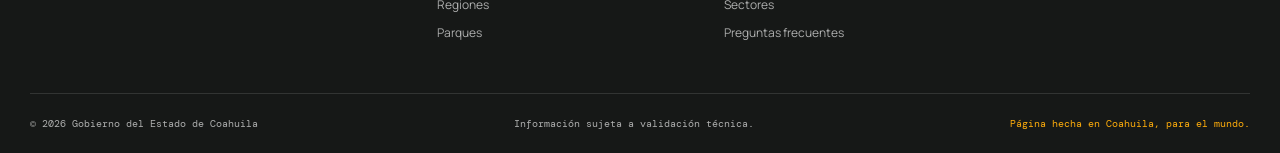
<file: logistica-coahuila-texas.html>
<!doctype html><html lang="es-MX"><head>
  <meta charset="utf-8" /><meta name="viewport" content="width=device-width, initial-scale=1" />
  <title>Logística de Coahuila a Texas | Frontera y exportación</title>
  <meta name="description" content="Evalúa logística entre Coahuila y Texas: frontera, carreteras, ferrocarril, cruces, última milla y criterios para exportar a Norteamérica." />
  <meta name="robots" content="index, follow, max-snippet:-1, max-image-preview:large" /><link rel="canonical" href="https://ricardolopezreyero.github.io/Suma_web/logistica-coahuila-texas.html" />
  <meta property="og:type" content="article" /><meta property="og:locale" content="es_MX" /><meta property="og:site_name" content="Invierte en Coahuila" /><meta property="og:title" content="Logística de Coahuila a Texas" /><meta property="og:description" content="Qué ofrece Coahuila para producir en México y abastecer Norteamérica." /><meta property="og:url" content="https://ricardolopezreyero.github.io/Suma_web/logistica-coahuila-texas.html" /><meta property="og:image" content="https://ricardolopezreyero.github.io/Suma_web/assets/og-invierte-coahuila.jpg" />
  <link rel="icon" href="./assets/favicon.png" /><link rel="manifest" href="./site.webmanifest" /><link rel="preconnect" href="https://fonts.googleapis.com" /><link rel="preconnect" href="https://fonts.gstatic.com" crossorigin /><link href="https://fonts.googleapis.com/css2?family=DM+Mono:wght@400;500&family=Manrope:wght@400;500;600;700;800&family=Playfair+Display:ital,wght@0,600;1,600&display=swap" rel="stylesheet" /><link rel="stylesheet" href="./styles.css" />
  <script type="application/ld+json">{"@context":"https://schema.org","@graph":[{"@type":"Article","headline":"Logística de Coahuila a Texas","datePublished":"2026-07-11","dateModified":"2026-07-11","inLanguage":"es-MX","author":{"@type":"Organization","name":"Secretaría de Economía de Coahuila","url":"https://www.seccoahuila.gob.mx/"},"mainEntityOfPage":"https://ricardolopezreyero.github.io/Suma_web/logistica-coahuila-texas.html"},{"@type":"BreadcrumbList","itemListElement":[{"@type":"ListItem","position":1,"name":"Inicio","item":"https://ricardolopezreyero.github.io/Suma_web/"},{"@type":"ListItem","position":2,"name":"Logística Coahuila-Texas","item":"https://ricardolopezreyero.github.io/Suma_web/logistica-coahuila-texas.html"}]}]}</script>
</head><body>
  <a class="skip-link" href="#contenido">Ir al contenido</a>
  <header class="site-header"><div class="utility-bar"><div class="shell utility-inner"><span>Secretaría de Economía de Coahuila</span><a href="https://registro.superleads.mx/suma/parques_industriales" target="_blank" rel="noreferrer">Registrar parque industrial ↗</a></div></div><div class="nav-shell shell"><a class="official-brand" href="./" aria-label="Inicio"><img src="./assets/logo-coahuila-oficial.png" width="2448" height="664" alt="Coahuila Pa' Delante" /></a><nav class="main-nav" id="main-nav"><a href="./por-que-invertir-en-coahuila.html">Ventajas</a><a href="./regiones-industriales-coahuila.html">Regiones</a><a href="./parques-industriales-coahuila.html">Parques</a><a href="./guia-de-inversion.html">Guía</a><a href="./preguntas-frecuentes.html">FAQ</a></nav><div class="nav-actions"><a class="button button-dark button-nav" href="https://registro.superleads.mx/suma/registro_inversionista" target="_blank" rel="noreferrer">Registrar proyecto ↗</a><button class="menu-button" id="menu-button" type="button" aria-label="Abrir menú" aria-expanded="false"><span></span><span></span></button></div></div></header>
  <main id="contenido"><article><header class="inner-hero"><div class="shell"><p class="breadcrumbs"><a href="./">Inicio</a> / Logística Coahuila-Texas</p><h1>Producir en México.<br /><em>Abastecer Norteamérica.</em></h1><p class="answer-lead">Coahuila comparte 512 km de frontera con Texas y cuenta con conexiones carreteras y ferroviarias. Para estimar una ruta real se deben comparar cruce fronterizo, última milla, modo de transporte, frecuencia, tiempos aduanales y destino; la distancia estatal por sí sola no determina el costo logístico.</p><p class="editorial-meta">Actualizado el 11 de julio de 2026 · Secretaría de Economía de Coahuila</p></div></header>
    <div class="section"><div class="shell seo-article">
      <section><p class="section-label">Norteamérica</p><h2>¿Qué infraestructura respalda la logística?</h2><div class="metric-row"><article><strong>512 km</strong><span>frontera con Texas</span></article><article><strong>8,763 km</strong><span>red carretera estatal</span></article><article><strong>2,218 km</strong><span>vías férreas</span></article><article><strong>5</strong><span>aeropuertos internacionales reportados</span></article></div><p class="source-note">Fuentes: perfiles regionales SEC y <a href="https://ventanillaunica.economia.gob.mx/media/20250615_2T25%20Coahuila.pdf" target="_blank" rel="noreferrer">ficha de la Secretaría de Economía ↗</a>. Cada dato conserva el periodo indicado por la fuente.</p></section>
      <section><h2>¿Qué debe incluir un modelo logístico?</h2><div class="plain-grid"><article class="plain-card"><span>01</span><h3>Origen y destino</h3><p>Predio exacto, cliente, proveedor, puerto o centro de distribución.</p></article><article class="plain-card"><span>02</span><h3>Modo</h3><p>Carretera, ferrocarril, intermodal, aéreo y necesidades de transferencia.</p></article><article class="plain-card"><span>03</span><h3>Operación fronteriza</h3><p>Aduana, agente, horario, inventario, inspección y plan de contingencia.</p></article><article class="plain-card"><span>04</span><h3>Costo total</h3><p>Flete, peaje, cruce, almacenaje, demoras, seguro y capital inmovilizado.</p></article></div></section>
      <section><h2>¿Cómo comparar dos ubicaciones?</h2><p>Usa el mismo volumen, destino, frecuencia, unidad, calendario y nivel de servicio. Cotiza la última milla por separado y modela un escenario normal y otro de contingencia. Documenta el origen de cada tiempo y costo.</p><div class="evidence-table-wrap"><table class="evidence-table"><thead><tr><th>Variable</th><th>Pregunta de control</th></tr></thead><tbody><tr><td>Cruce</td><td>¿Qué cruce corresponde a la ruta y qué alternativas existen?</td></tr><tr><td>Capacidad</td><td>¿Hay transportistas, equipo y ventanas para el volumen esperado?</td></tr><tr><td>Tiempo</td><td>¿El cálculo incluye última milla, espera y despacho?</td></tr><tr><td>Riesgo</td><td>¿Qué pasa si el cruce, ruta o proveedor principal se interrumpe?</td></tr><tr><td>Escala</td><td>¿La red puede soportar la segunda etapa del proyecto?</td></tr></tbody></table></div></section>
      <nav class="related-links"><strong>Relaciona logística y ubicación</strong><a href="./regiones-industriales-coahuila.html">Comparar regiones →</a><a href="./parques-industriales-coahuila.html">Evaluar parques →</a><a href="./guia-de-inversion.html">Checklist completo →</a></nav>
      <div class="inline-cta"><div><h2>Modela tu operación desde el sitio correcto.</h2><p>Comparte mercado, volumen y requisitos para iniciar la evaluación.</p></div><a class="button button-primary" href="https://registro.superleads.mx/suma/registro_inversionista" target="_blank" rel="noreferrer">Registrar proyecto ↗</a></div>
    </div></div></article></main>
  <footer class="site-footer"><div class="shell footer-main"><img src="./assets/logo-coahuila-oficial.png" width="2448" height="664" alt="Coahuila Pa' Delante" /><div><strong>Decisión</strong><a href="./por-que-invertir-en-coahuila.html">Por qué Coahuila</a><a href="./regiones-industriales-coahuila.html">Regiones</a><a href="./parques-industriales-coahuila.html">Parques</a></div><div><strong>Profundiza</strong><a href="./logistica-coahuila-texas.html">Logística y Texas</a><a href="./sectores-industriales-coahuila.html">Sectores</a><a href="./preguntas-frecuentes.html">Preguntas frecuentes</a></div><div><strong>Acción</strong><a href="https://registro.superleads.mx/suma/registro_inversionista" target="_blank" rel="noreferrer">Registrar proyecto ↗</a></div></div><div class="shell footer-bottom"><span>© <span id="year"></span> Gobierno del Estado de Coahuila</span><span>Información sujeta a validación técnica.</span></div></footer>
  <div class="toast" id="toast" role="status" aria-live="polite"></div><script src="./app.js"></script>
</body></html>
</file>
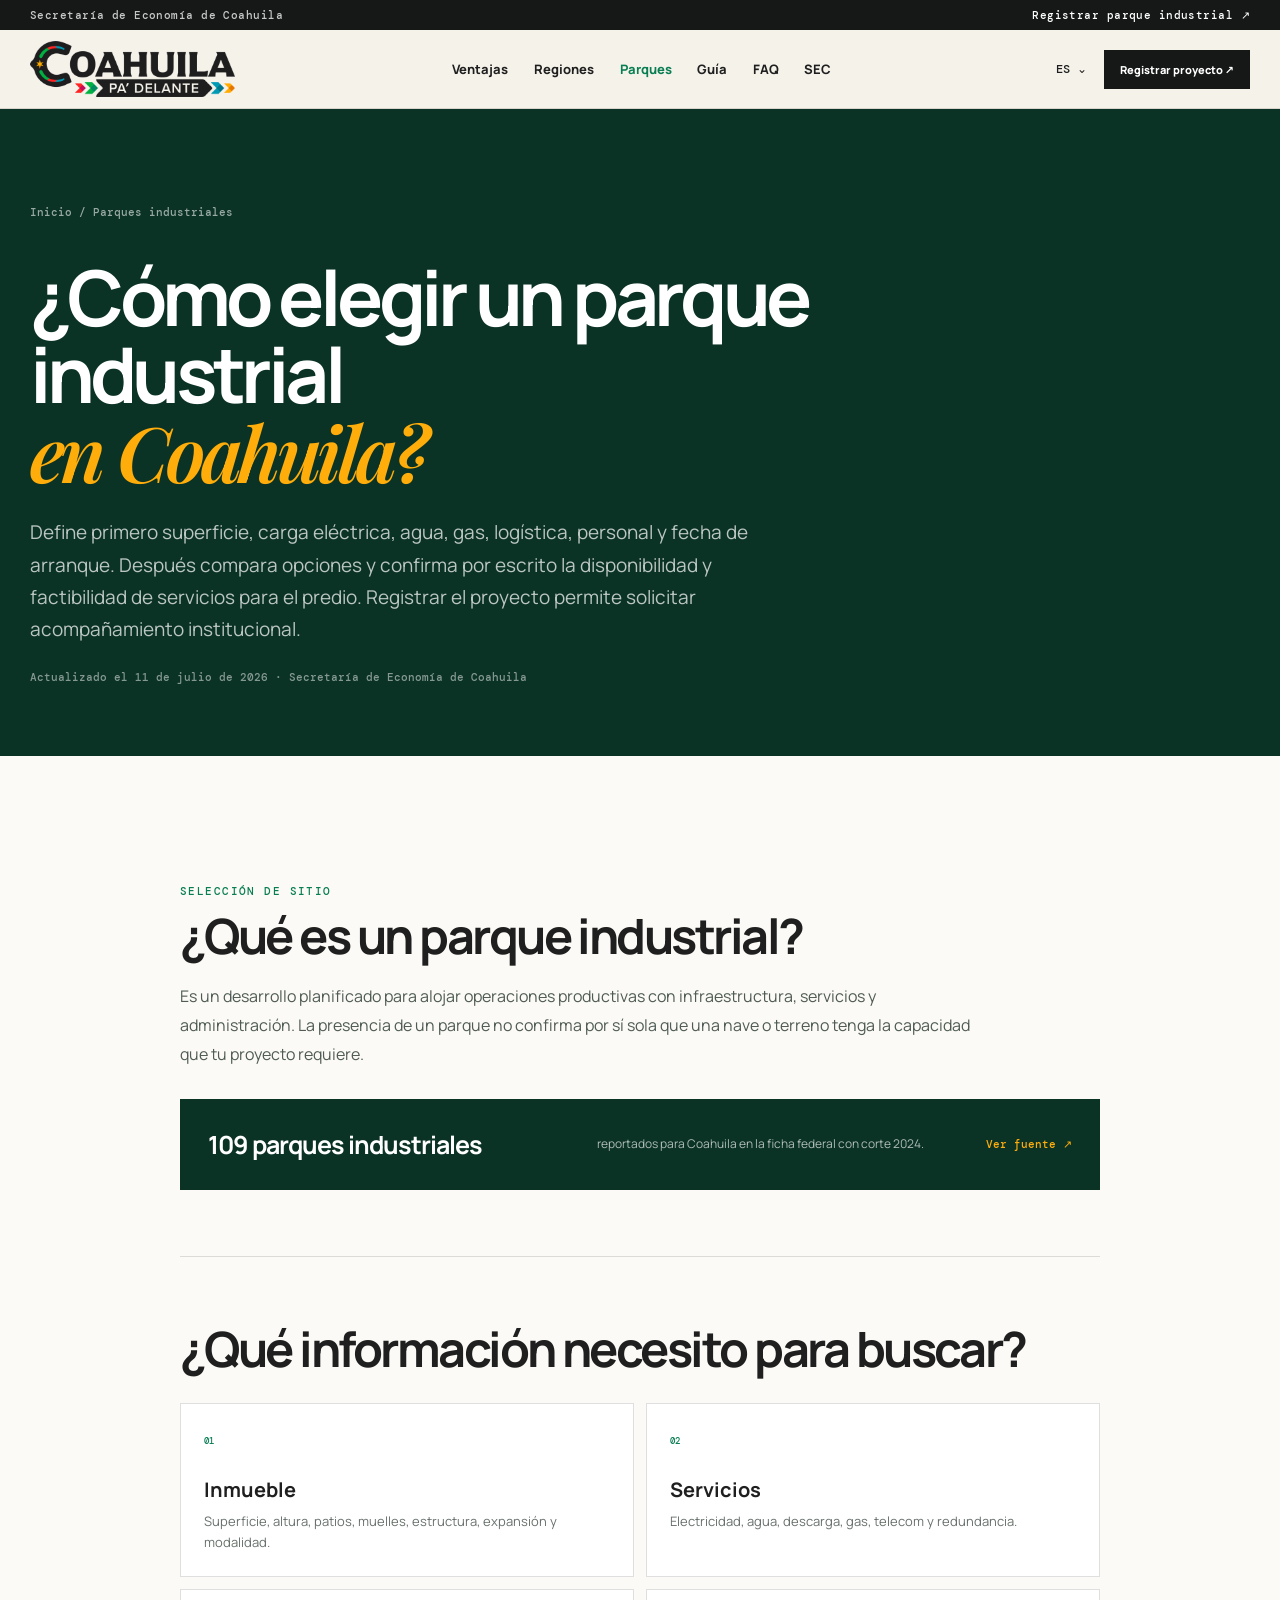
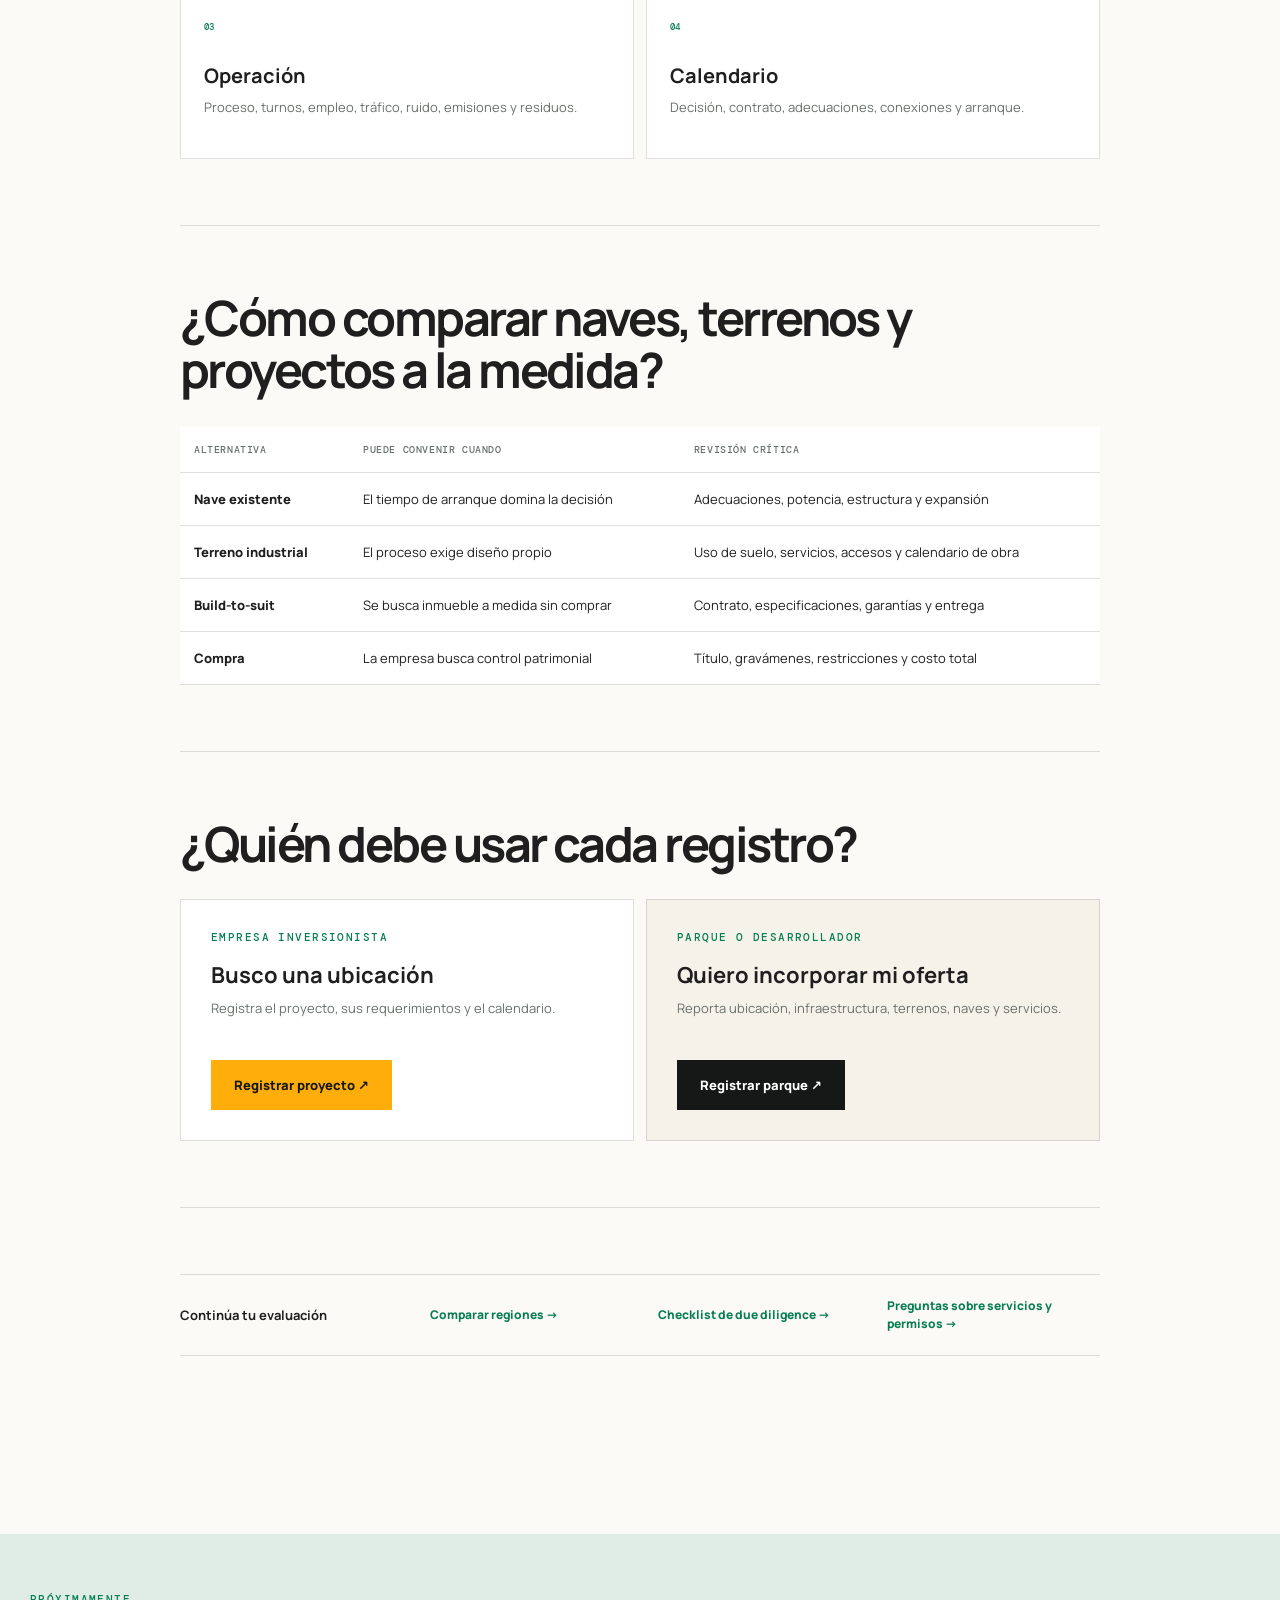
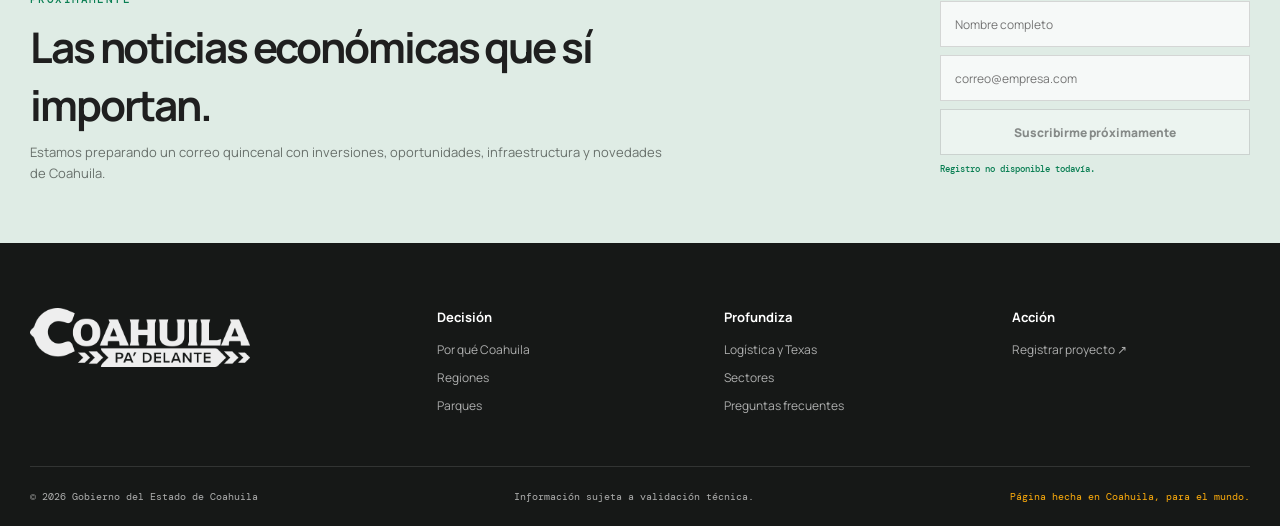
<file: parques-industriales-coahuila.html>
<!doctype html><html lang="es-MX"><head>
  <meta charset="utf-8" /><meta name="viewport" content="width=device-width, initial-scale=1" />
  <title>Parques industriales en Coahuila | Cómo elegir ubicación</title>
  <meta name="description" content="Cómo encontrar y validar parques industriales, naves y terrenos en Coahuila: servicios, ubicación, due diligence y registro del proyecto." />
  <meta name="robots" content="index, follow, max-snippet:-1, max-image-preview:large" /><link rel="canonical" href="https://ricardolopezreyero.github.io/Suma_web/parques-industriales-coahuila.html" />
  <meta property="og:type" content="article" /><meta property="og:locale" content="es_MX" /><meta property="og:site_name" content="Invierte en Coahuila" /><meta property="og:title" content="Parques industriales en Coahuila" /><meta property="og:description" content="Define requisitos, compara opciones y confirma factibilidades antes de elegir ubicación." /><meta property="og:url" content="https://ricardolopezreyero.github.io/Suma_web/parques-industriales-coahuila.html" /><meta property="og:image" content="https://ricardolopezreyero.github.io/Suma_web/assets/og-invierte-coahuila.jpg" />
  <link rel="icon" href="./assets/favicon.png" /><link rel="manifest" href="./site.webmanifest" /><link rel="preconnect" href="https://fonts.googleapis.com" /><link rel="preconnect" href="https://fonts.gstatic.com" crossorigin /><link href="https://fonts.googleapis.com/css2?family=DM+Mono:wght@400;500&family=Manrope:wght@400;500;600;700;800&family=Playfair+Display:ital,wght@0,600;1,600&display=swap" rel="stylesheet" /><link rel="stylesheet" href="./styles.css" />
  <script type="application/ld+json">{"@context":"https://schema.org","@graph":[{"@type":"Article","headline":"Parques industriales en Coahuila","datePublished":"2026-07-11","dateModified":"2026-07-11","inLanguage":"es-MX","author":{"@type":"Organization","name":"Secretaría de Economía de Coahuila","url":"https://www.seccoahuila.gob.mx/"},"mainEntityOfPage":"https://ricardolopezreyero.github.io/Suma_web/parques-industriales-coahuila.html"},{"@type":"BreadcrumbList","itemListElement":[{"@type":"ListItem","position":1,"name":"Inicio","item":"https://ricardolopezreyero.github.io/Suma_web/"},{"@type":"ListItem","position":2,"name":"Parques industriales","item":"https://ricardolopezreyero.github.io/Suma_web/parques-industriales-coahuila.html"}]}]}</script>
</head><body>
  <a class="skip-link" href="#contenido">Ir al contenido</a>
  <header class="site-header"><div class="utility-bar"><div class="shell utility-inner"><span>Secretaría de Economía de Coahuila</span><a href="https://registro.superleads.mx/suma/parques_industriales" target="_blank" rel="noreferrer">Registrar parque industrial ↗</a></div></div><div class="nav-shell shell"><a class="official-brand" href="./" aria-label="Inicio"><img src="./assets/logo-coahuila-oficial.png" width="2448" height="664" alt="Coahuila Pa' Delante" /></a><nav class="main-nav" id="main-nav"><a href="./por-que-invertir-en-coahuila.html">Ventajas</a><a href="./regiones-industriales-coahuila.html">Regiones</a><a href="./parques-industriales-coahuila.html" aria-current="page">Parques</a><a href="./guia-de-inversion.html">Guía</a><a href="./preguntas-frecuentes.html">FAQ</a></nav><div class="nav-actions"><a class="button button-dark button-nav" href="https://registro.superleads.mx/suma/registro_inversionista" target="_blank" rel="noreferrer">Registrar proyecto ↗</a><button class="menu-button" id="menu-button" type="button" aria-label="Abrir menú" aria-expanded="false"><span></span><span></span></button></div></div></header>
  <main id="contenido"><article><header class="inner-hero"><div class="shell"><p class="breadcrumbs"><a href="./">Inicio</a> / Parques industriales</p><h1>¿Cómo elegir un parque industrial<br /><em>en Coahuila?</em></h1><p class="answer-lead">Define primero superficie, carga eléctrica, agua, gas, logística, personal y fecha de arranque. Después compara opciones y confirma por escrito la disponibilidad y factibilidad de servicios para el predio. Registrar el proyecto permite solicitar acompañamiento institucional.</p><p class="editorial-meta">Actualizado el 11 de julio de 2026 · Secretaría de Economía de Coahuila</p></div></header>
    <div class="section"><div class="shell seo-article">
      <section><p class="section-label">Selección de sitio</p><h2>¿Qué es un parque industrial?</h2><p>Es un desarrollo planificado para alojar operaciones productivas con infraestructura, servicios y administración. La presencia de un parque no confirma por sí sola que una nave o terreno tenga la capacidad que tu proyecto requiere.</p><div class="fact-highlight"><strong>109 parques industriales</strong><span>reportados para Coahuila en la ficha federal con corte 2024.</span><a href="https://ventanillaunica.economia.gob.mx/media/20250615_2T25%20Coahuila.pdf" target="_blank" rel="noreferrer">Ver fuente ↗</a></div></section>
      <section><h2>¿Qué información necesito para buscar?</h2><div class="plain-grid"><article class="plain-card"><span>01</span><h3>Inmueble</h3><p>Superficie, altura, patios, muelles, estructura, expansión y modalidad.</p></article><article class="plain-card"><span>02</span><h3>Servicios</h3><p>Electricidad, agua, descarga, gas, telecom y redundancia.</p></article><article class="plain-card"><span>03</span><h3>Operación</h3><p>Proceso, turnos, empleo, tráfico, ruido, emisiones y residuos.</p></article><article class="plain-card"><span>04</span><h3>Calendario</h3><p>Decisión, contrato, adecuaciones, conexiones y arranque.</p></article></div></section>
      <section><h2>¿Cómo comparar naves, terrenos y proyectos a la medida?</h2><div class="evidence-table-wrap"><table class="evidence-table"><thead><tr><th>Alternativa</th><th>Puede convenir cuando</th><th>Revisión crítica</th></tr></thead><tbody><tr><td>Nave existente</td><td>El tiempo de arranque domina la decisión</td><td>Adecuaciones, potencia, estructura y expansión</td></tr><tr><td>Terreno industrial</td><td>El proceso exige diseño propio</td><td>Uso de suelo, servicios, accesos y calendario de obra</td></tr><tr><td>Build-to-suit</td><td>Se busca inmueble a medida sin comprar</td><td>Contrato, especificaciones, garantías y entrega</td></tr><tr><td>Compra</td><td>La empresa busca control patrimonial</td><td>Título, gravámenes, restricciones y costo total</td></tr></tbody></table></div></section>
      <section><h2>¿Quién debe usar cada registro?</h2><div class="dual-cta"><article><p class="section-label">Empresa inversionista</p><h3>Busco una ubicación</h3><p>Registra el proyecto, sus requerimientos y el calendario.</p><a class="button button-primary" href="https://registro.superleads.mx/suma/registro_inversionista" target="_blank" rel="noreferrer">Registrar proyecto ↗</a></article><article><p class="section-label">Parque o desarrollador</p><h3>Quiero incorporar mi oferta</h3><p>Reporta ubicación, infraestructura, terrenos, naves y servicios.</p><a class="button button-dark" href="https://registro.superleads.mx/suma/parques_industriales" target="_blank" rel="noreferrer">Registrar parque ↗</a></article></div></section>
      <nav class="related-links"><strong>Continúa tu evaluación</strong><a href="./regiones-industriales-coahuila.html">Comparar regiones →</a><a href="./guia-de-inversion.html">Checklist de due diligence →</a><a href="./preguntas-frecuentes.html">Preguntas sobre servicios y permisos →</a></nav>
    </div></div></article></main>
  <footer class="site-footer"><div class="shell footer-main"><img src="./assets/logo-coahuila-oficial.png" width="2448" height="664" alt="Coahuila Pa' Delante" /><div><strong>Decisión</strong><a href="./por-que-invertir-en-coahuila.html">Por qué Coahuila</a><a href="./regiones-industriales-coahuila.html">Regiones</a><a href="./parques-industriales-coahuila.html">Parques</a></div><div><strong>Profundiza</strong><a href="./logistica-coahuila-texas.html">Logística y Texas</a><a href="./sectores-industriales-coahuila.html">Sectores</a><a href="./preguntas-frecuentes.html">Preguntas frecuentes</a></div><div><strong>Acción</strong><a href="https://registro.superleads.mx/suma/registro_inversionista" target="_blank" rel="noreferrer">Registrar proyecto ↗</a></div></div><div class="shell footer-bottom"><span>© <span id="year"></span> Gobierno del Estado de Coahuila</span><span>Información sujeta a validación técnica.</span></div></footer>
  <div class="toast" id="toast" role="status" aria-live="polite"></div><script src="./app.js"></script>
</body></html>
</file>
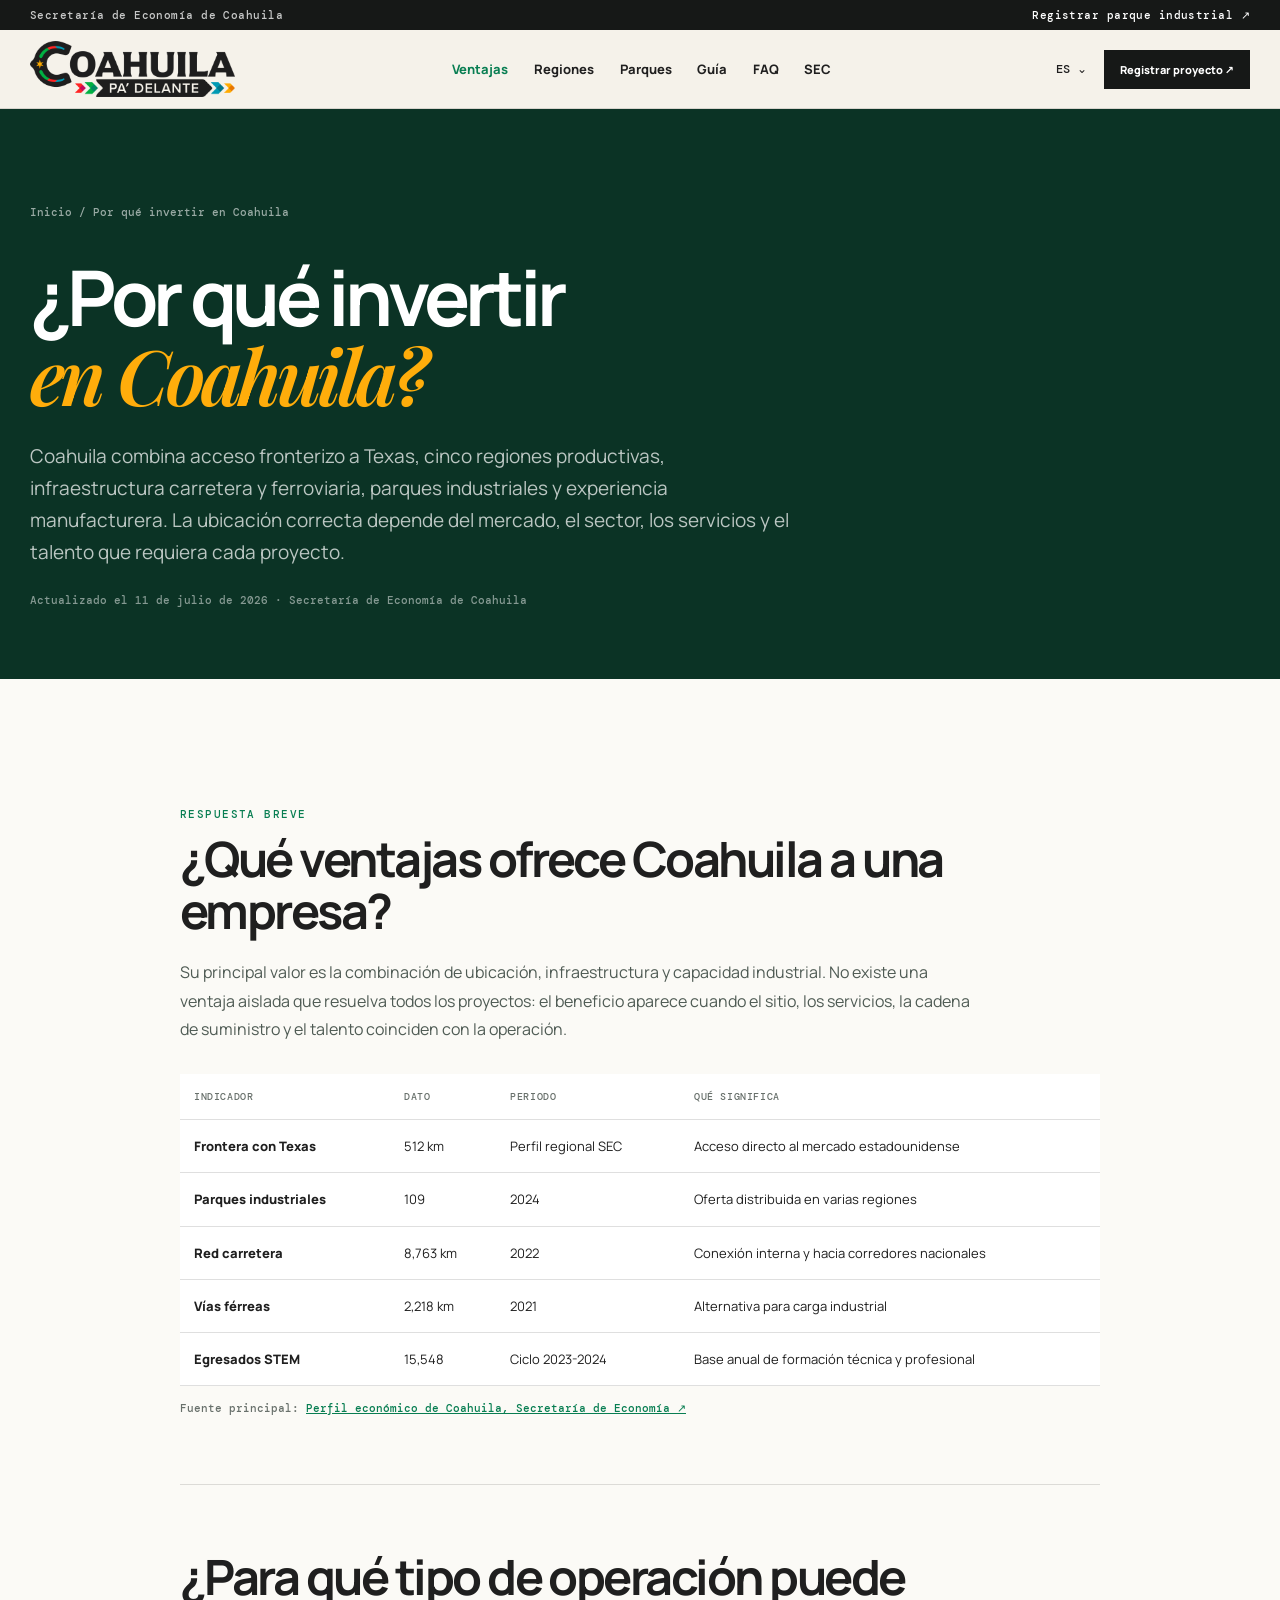
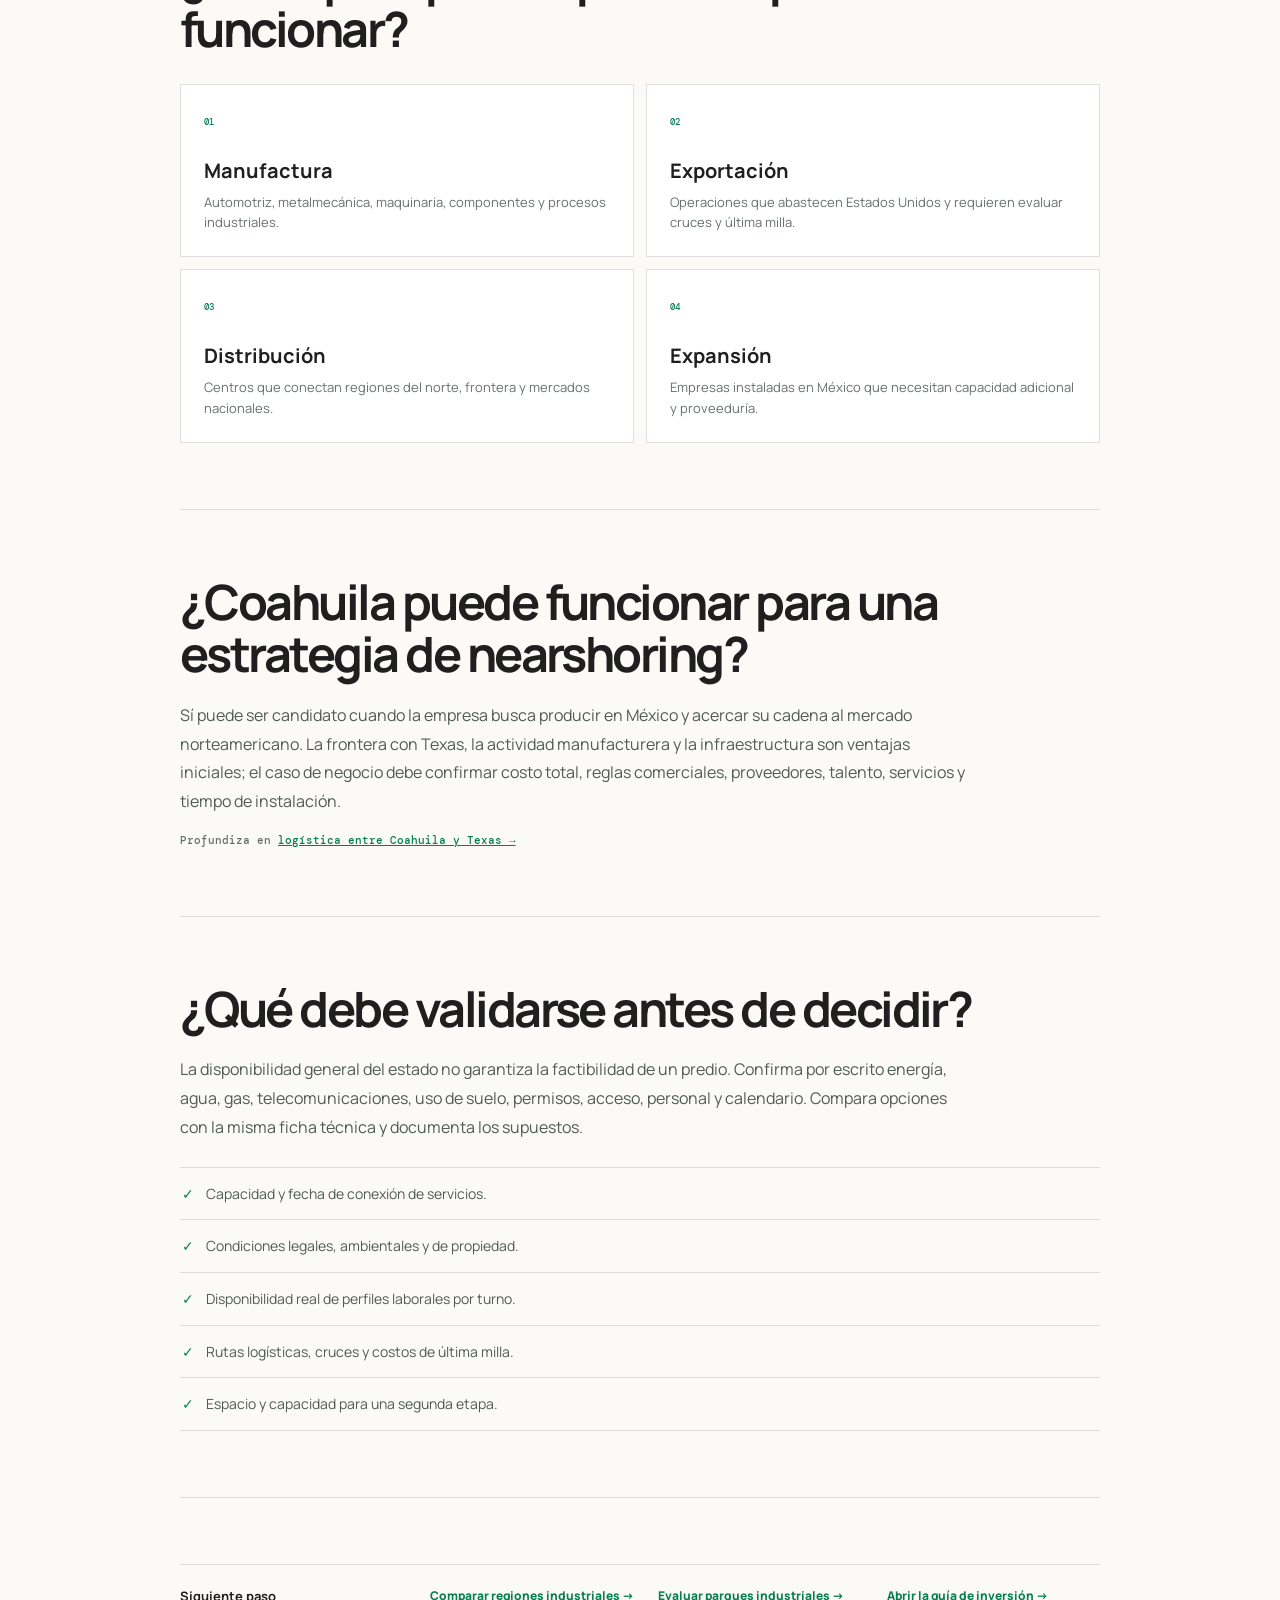
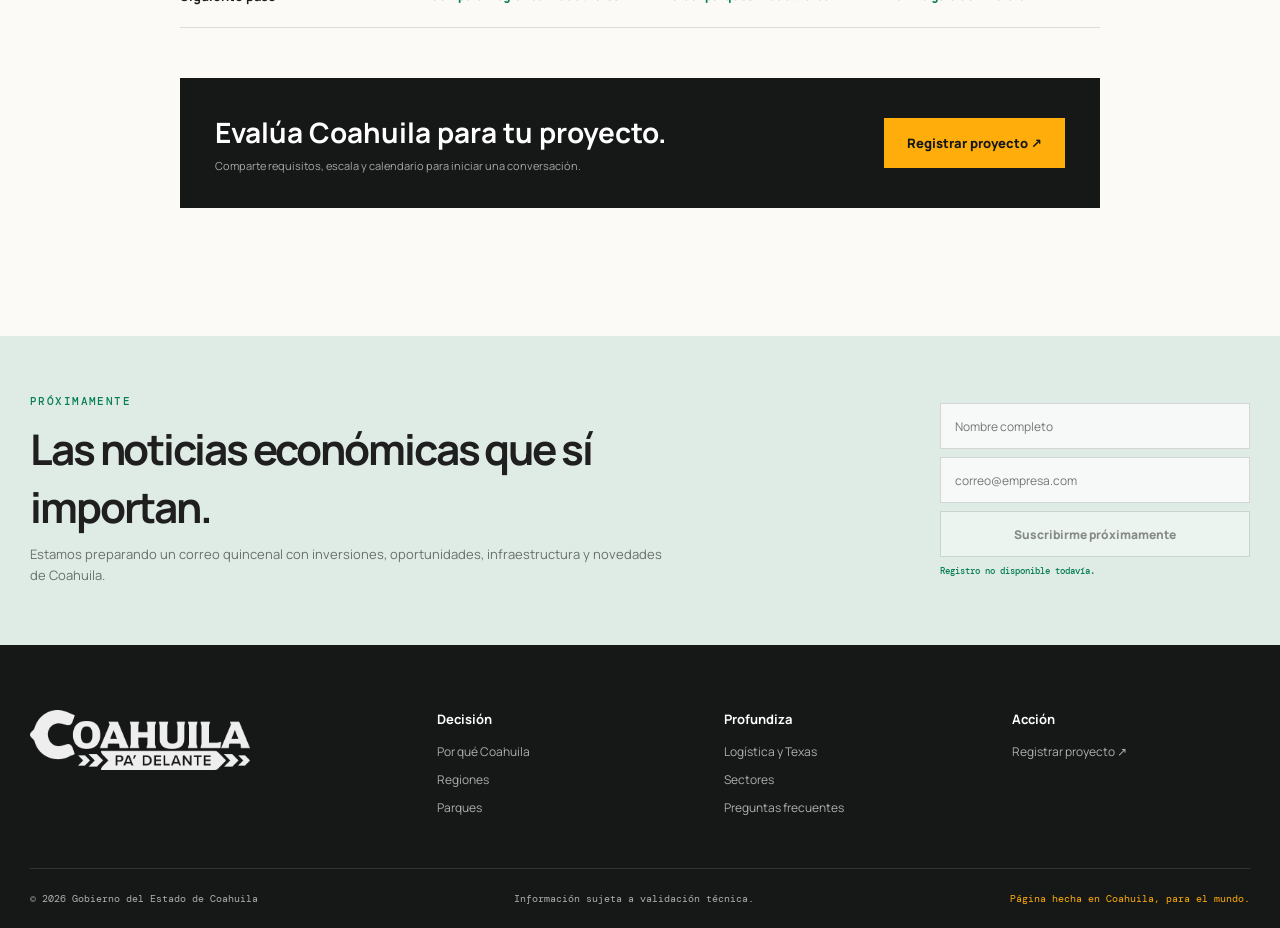
<file: por-que-invertir-en-coahuila.html>
<!doctype html>
<html lang="es-MX">
  <head>
    <meta charset="utf-8" />
    <meta name="viewport" content="width=device-width, initial-scale=1" />
    <title>¿Por qué invertir en Coahuila? | Ventajas para empresas</title>
    <meta name="description" content="Conoce las ventajas de invertir en Coahuila: frontera con Texas, infraestructura, parques industriales, talento técnico y acompañamiento a empresas." />
    <meta name="robots" content="index, follow, max-snippet:-1, max-image-preview:large" />
    <link rel="canonical" href="https://ricardolopezreyero.github.io/Suma_web/por-que-invertir-en-coahuila.html" />
    <meta property="og:type" content="article" /><meta property="og:locale" content="es_MX" /><meta property="og:site_name" content="Invierte en Coahuila" />
    <meta property="og:title" content="¿Por qué invertir en Coahuila?" /><meta property="og:description" content="Datos, ventajas operativas y aspectos que una empresa debe validar antes de elegir ubicación." /><meta property="og:url" content="https://ricardolopezreyero.github.io/Suma_web/por-que-invertir-en-coahuila.html" /><meta property="og:image" content="https://ricardolopezreyero.github.io/Suma_web/assets/og-invierte-coahuila.jpg" />
    <link rel="icon" href="./assets/favicon.png" /><link rel="apple-touch-icon" href="./assets/favicon.png" /><link rel="manifest" href="./site.webmanifest" />
    <link rel="preconnect" href="https://fonts.googleapis.com" /><link rel="preconnect" href="https://fonts.gstatic.com" crossorigin /><link href="https://fonts.googleapis.com/css2?family=DM+Mono:wght@400;500&family=Manrope:wght@400;500;600;700;800&family=Playfair+Display:ital,wght@0,600;1,600&display=swap" rel="stylesheet" /><link rel="stylesheet" href="./styles.css" />
    <script type="application/ld+json">{"@context":"https://schema.org","@graph":[{"@type":"Article","headline":"¿Por qué invertir en Coahuila?","description":"Ventajas operativas, datos y validaciones para empresas que evalúan instalarse o expandirse en Coahuila.","datePublished":"2026-07-11","dateModified":"2026-07-11","inLanguage":"es-MX","mainEntityOfPage":"https://ricardolopezreyero.github.io/Suma_web/por-que-invertir-en-coahuila.html","author":{"@type":"Organization","name":"Secretaría de Economía de Coahuila","url":"https://www.seccoahuila.gob.mx/"}},{"@type":"BreadcrumbList","itemListElement":[{"@type":"ListItem","position":1,"name":"Inicio","item":"https://ricardolopezreyero.github.io/Suma_web/"},{"@type":"ListItem","position":2,"name":"Por qué invertir en Coahuila","item":"https://ricardolopezreyero.github.io/Suma_web/por-que-invertir-en-coahuila.html"}]}]}</script>
  </head>
  <body>
    <a class="skip-link" href="#contenido">Ir al contenido</a>
    <header class="site-header"><div class="utility-bar"><div class="shell utility-inner"><span>Secretaría de Economía de Coahuila</span><a href="https://registro.superleads.mx/suma/parques_industriales" target="_blank" rel="noreferrer">Registrar parque industrial ↗</a></div></div><div class="nav-shell shell"><a class="official-brand" href="./" aria-label="Inicio"><img src="./assets/logo-coahuila-oficial.png" width="2448" height="664" alt="Coahuila Pa' Delante" /></a><nav class="main-nav" id="main-nav"><a href="./por-que-invertir-en-coahuila.html" aria-current="page">Ventajas</a><a href="./regiones-industriales-coahuila.html">Regiones</a><a href="./parques-industriales-coahuila.html">Parques</a><a href="./guia-de-inversion.html">Guía</a><a href="./preguntas-frecuentes.html">FAQ</a></nav><div class="nav-actions"><a class="button button-dark button-nav" href="https://registro.superleads.mx/suma/registro_inversionista" target="_blank" rel="noreferrer">Registrar proyecto ↗</a><button class="menu-button" id="menu-button" type="button" aria-label="Abrir menú" aria-expanded="false"><span></span><span></span></button></div></div></header>
    <main id="contenido">
      <article>
        <header class="inner-hero"><div class="shell"><p class="breadcrumbs"><a href="./">Inicio</a> / Por qué invertir en Coahuila</p><h1>¿Por qué invertir<br /><em>en Coahuila?</em></h1><p class="answer-lead">Coahuila combina acceso fronterizo a Texas, cinco regiones productivas, infraestructura carretera y ferroviaria, parques industriales y experiencia manufacturera. La ubicación correcta depende del mercado, el sector, los servicios y el talento que requiera cada proyecto.</p><p class="editorial-meta">Actualizado el 11 de julio de 2026 · Secretaría de Economía de Coahuila</p></div></header>
        <div class="section"><div class="shell seo-article">
          <section><p class="section-label">Respuesta breve</p><h2>¿Qué ventajas ofrece Coahuila a una empresa?</h2><p>Su principal valor es la combinación de ubicación, infraestructura y capacidad industrial. No existe una ventaja aislada que resuelva todos los proyectos: el beneficio aparece cuando el sitio, los servicios, la cadena de suministro y el talento coinciden con la operación.</p>
            <div class="evidence-table-wrap"><table class="evidence-table"><thead><tr><th>Indicador</th><th>Dato</th><th>Periodo</th><th>Qué significa</th></tr></thead><tbody><tr><td>Frontera con Texas</td><td>512 km</td><td>Perfil regional SEC</td><td>Acceso directo al mercado estadounidense</td></tr><tr><td>Parques industriales</td><td>109</td><td>2024</td><td>Oferta distribuida en varias regiones</td></tr><tr><td>Red carretera</td><td>8,763 km</td><td>2022</td><td>Conexión interna y hacia corredores nacionales</td></tr><tr><td>Vías férreas</td><td>2,218 km</td><td>2021</td><td>Alternativa para carga industrial</td></tr><tr><td>Egresados STEM</td><td>15,548</td><td>Ciclo 2023-2024</td><td>Base anual de formación técnica y profesional</td></tr></tbody></table></div>
            <p class="source-note">Fuente principal: <a href="https://ventanillaunica.economia.gob.mx/media/20250615_2T25%20Coahuila.pdf" target="_blank" rel="noreferrer">Perfil económico de Coahuila, Secretaría de Economía ↗</a></p>
          </section>
          <section><h2>¿Para qué tipo de operación puede funcionar?</h2><div class="plain-grid"><article class="plain-card"><span>01</span><h3>Manufactura</h3><p>Automotriz, metalmecánica, maquinaria, componentes y procesos industriales.</p></article><article class="plain-card"><span>02</span><h3>Exportación</h3><p>Operaciones que abastecen Estados Unidos y requieren evaluar cruces y última milla.</p></article><article class="plain-card"><span>03</span><h3>Distribución</h3><p>Centros que conectan regiones del norte, frontera y mercados nacionales.</p></article><article class="plain-card"><span>04</span><h3>Expansión</h3><p>Empresas instaladas en México que necesitan capacidad adicional y proveeduría.</p></article></div></section>
          <section><h2>¿Coahuila puede funcionar para una estrategia de nearshoring?</h2><p>Sí puede ser candidato cuando la empresa busca producir en México y acercar su cadena al mercado norteamericano. La frontera con Texas, la actividad manufacturera y la infraestructura son ventajas iniciales; el caso de negocio debe confirmar costo total, reglas comerciales, proveedores, talento, servicios y tiempo de instalación.</p><p class="source-note">Profundiza en <a href="./logistica-coahuila-texas.html">logística entre Coahuila y Texas →</a></p></section>
          <section><h2>¿Qué debe validarse antes de decidir?</h2><p>La disponibilidad general del estado no garantiza la factibilidad de un predio. Confirma por escrito energía, agua, gas, telecomunicaciones, uso de suelo, permisos, acceso, personal y calendario. Compara opciones con la misma ficha técnica y documenta los supuestos.</p><ul class="article-list"><li>Capacidad y fecha de conexión de servicios.</li><li>Condiciones legales, ambientales y de propiedad.</li><li>Disponibilidad real de perfiles laborales por turno.</li><li>Rutas logísticas, cruces y costos de última milla.</li><li>Espacio y capacidad para una segunda etapa.</li></ul></section>
          <nav class="related-links" aria-label="Contenido relacionado"><strong>Siguiente paso</strong><a href="./regiones-industriales-coahuila.html">Comparar regiones industriales →</a><a href="./parques-industriales-coahuila.html">Evaluar parques industriales →</a><a href="./guia-de-inversion.html">Abrir la guía de inversión →</a></nav>
          <div class="inline-cta"><div><h2>Evalúa Coahuila para tu proyecto.</h2><p>Comparte requisitos, escala y calendario para iniciar una conversación.</p></div><a class="button button-primary" href="https://registro.superleads.mx/suma/registro_inversionista" target="_blank" rel="noreferrer">Registrar proyecto ↗</a></div>
        </div></div>
      </article>
    </main>
    <footer class="site-footer"><div class="shell footer-main"><img src="./assets/logo-coahuila-oficial.png" width="2448" height="664" alt="Coahuila Pa' Delante" /><div><strong>Decisión</strong><a href="./por-que-invertir-en-coahuila.html">Por qué Coahuila</a><a href="./regiones-industriales-coahuila.html">Regiones</a><a href="./parques-industriales-coahuila.html">Parques</a></div><div><strong>Profundiza</strong><a href="./logistica-coahuila-texas.html">Logística y Texas</a><a href="./sectores-industriales-coahuila.html">Sectores</a><a href="./preguntas-frecuentes.html">Preguntas frecuentes</a></div><div><strong>Acción</strong><a href="https://registro.superleads.mx/suma/registro_inversionista" target="_blank" rel="noreferrer">Registrar proyecto ↗</a></div></div><div class="shell footer-bottom"><span>© <span id="year"></span> Gobierno del Estado de Coahuila</span><span>Información sujeta a validación técnica.</span></div></footer>
    <div class="toast" id="toast" role="status" aria-live="polite"></div><script src="./app.js"></script>
  </body>
</html>
</file>
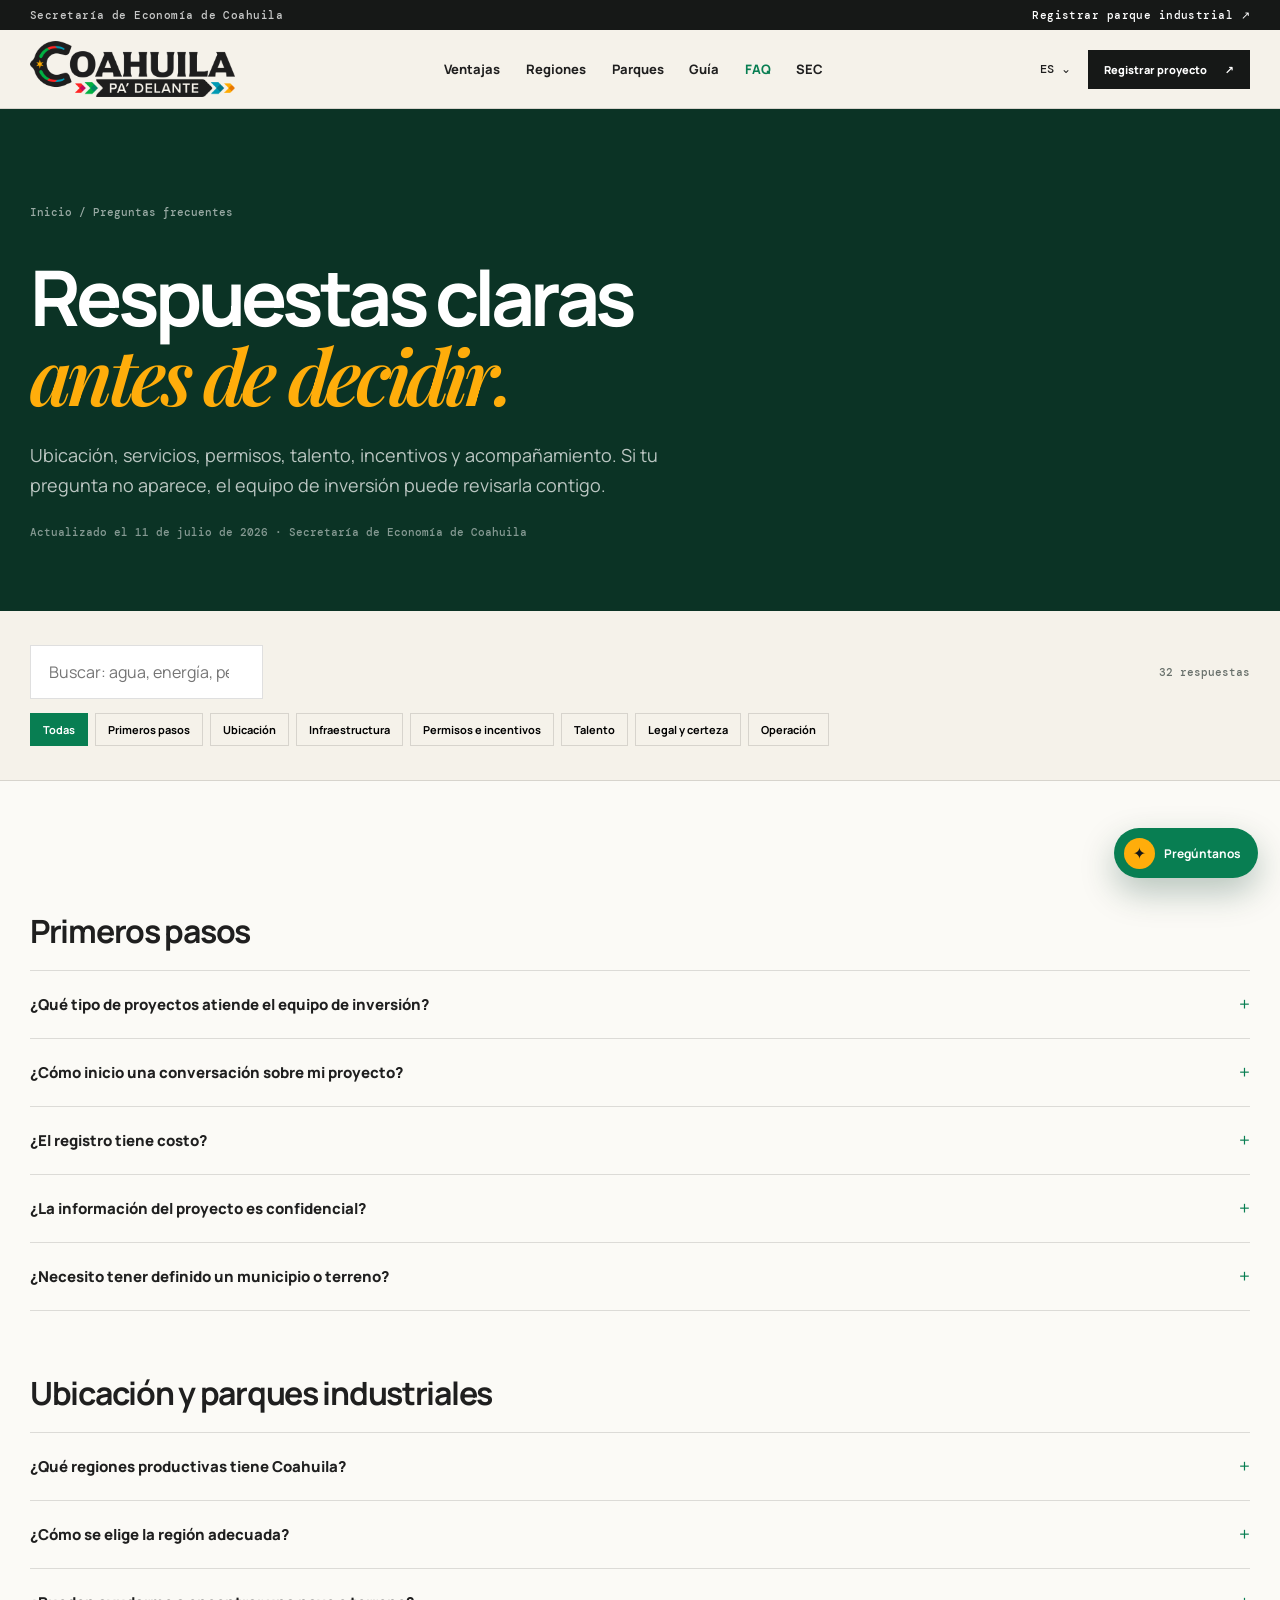
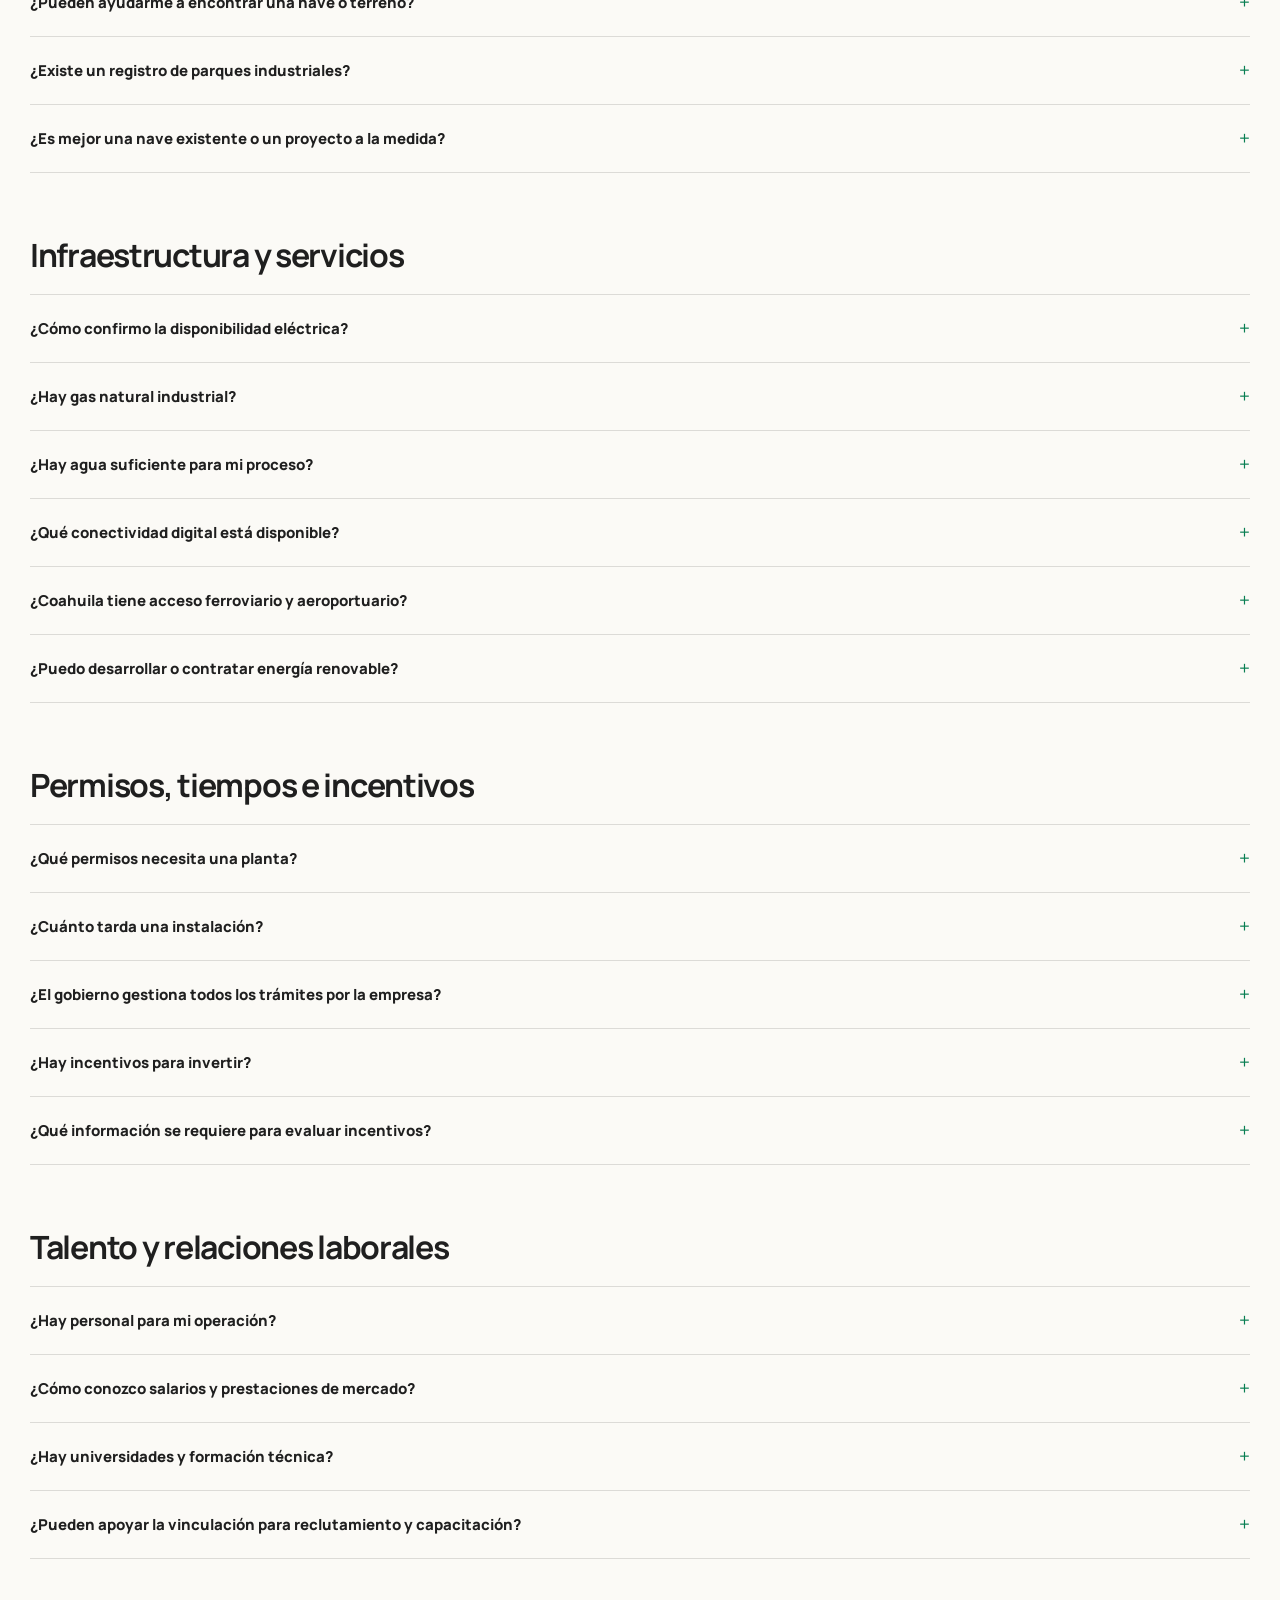
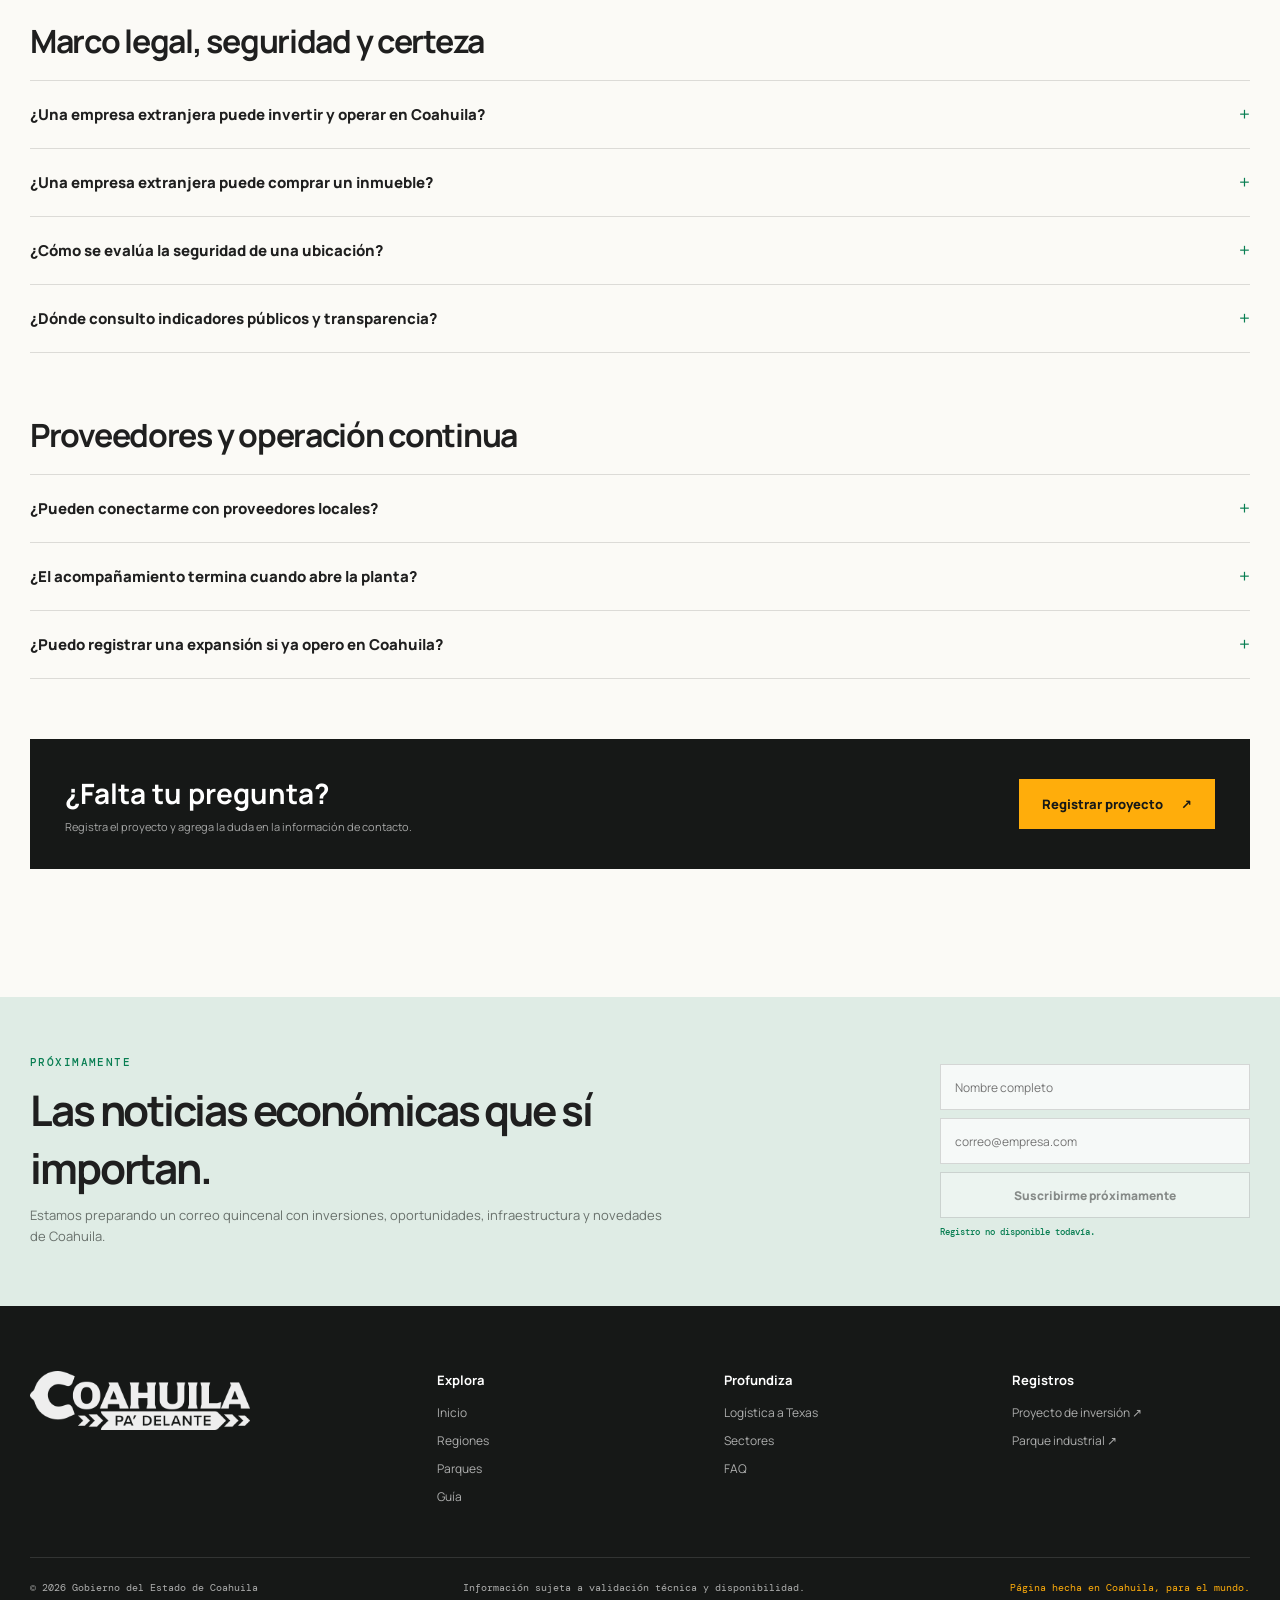
<file: preguntas-frecuentes.html>
<!doctype html>
<html lang="es-MX">
  <head>
    <meta charset="utf-8" />
    <meta name="viewport" content="width=device-width, initial-scale=1" />
    <meta name="description" content="Respuestas para empresas que evalúan invertir, instalarse o expandirse en Coahuila." />
    <meta name="robots" content="index, follow, max-snippet:-1, max-image-preview:large" />
    <meta name="theme-color" content="#f5f2ea" />
    <link rel="canonical" href="https://ricardolopezreyero.github.io/Suma_web/preguntas-frecuentes.html" />
    <meta property="og:title" content="Preguntas sobre invertir en Coahuila" />
    <meta property="og:description" content="Respuestas sobre ubicación, parques, energía, agua, permisos, talento, incentivos y operación." />
    <meta property="og:type" content="website" />
    <meta property="og:url" content="https://ricardolopezreyero.github.io/Suma_web/preguntas-frecuentes.html" />
    <meta property="og:locale" content="es_MX" />
    <meta property="og:image" content="https://ricardolopezreyero.github.io/Suma_web/assets/og-invierte-coahuila.jpg" />
    <title>Preguntas frecuentes | Invierte en Coahuila</title>
    <link rel="icon" type="image/png" href="./assets/favicon.png" />
    <link rel="apple-touch-icon" href="./assets/favicon.png" />
    <link rel="manifest" href="./site.webmanifest" />
    <link rel="preconnect" href="https://fonts.googleapis.com" />
    <link rel="preconnect" href="https://fonts.gstatic.com" crossorigin />
    <link href="https://fonts.googleapis.com/css2?family=DM+Mono:wght@400;500&family=Manrope:wght@400;500;600;700;800&family=Playfair+Display:ital,wght@0,600;1,600&display=swap" rel="stylesheet" />
    <link rel="stylesheet" href="./styles.css" />
    <script type="application/ld+json">
      {
        "@context": "https://schema.org",
        "@graph": [
          {
            "@type": "FAQPage",
            "mainEntity": [
              { "@type": "Question", "name": "¿Cómo inicio una conversación sobre mi proyecto?", "acceptedAnswer": { "@type": "Answer", "text": "Completa el registro de inversionistas. Sector, tamaño, empleo, tiempos y requerimientos permiten preparar una respuesta útil desde el primer contacto." } },
              { "@type": "Question", "name": "¿Necesito tener definido un municipio o terreno?", "acceptedAnswer": { "@type": "Answer", "text": "No. Puedes iniciar con requisitos operativos como sector, superficie, energía, agua, gas, empleo, logística y horizonte." } },
              { "@type": "Question", "name": "¿Cómo se elige la región adecuada?", "acceptedAnswer": { "@type": "Answer", "text": "Se comparan mercado destino, proveedores, personal requerido, superficie, servicios críticos, transporte y plazo. La decisión final requiere validación por sitio." } },
              { "@type": "Question", "name": "¿Cómo confirmo la disponibilidad eléctrica?", "acceptedAnswer": { "@type": "Answer", "text": "La capacidad se valida para el predio, carga, tensión y calendario específicos con el proveedor y las instancias correspondientes." } },
              { "@type": "Question", "name": "¿Hay incentivos para invertir?", "acceptedAnswer": { "@type": "Answer", "text": "Los posibles apoyos dependen de inversión, empleo, ubicación, sector, calendario e impacto. Se analizan caso por caso y sólo existen cuando han sido autorizados formalmente." } }
            ]
          },
          {
            "@type": "BreadcrumbList",
            "itemListElement": [
              { "@type": "ListItem", "position": 1, "name": "Inicio", "item": "https://ricardolopezreyero.github.io/Suma_web/" },
              { "@type": "ListItem", "position": 2, "name": "Preguntas frecuentes", "item": "https://ricardolopezreyero.github.io/Suma_web/preguntas-frecuentes.html" }
            ]
          }
        ]
      }
    </script>
  </head>
  <body>
    <a class="skip-link" href="#contenido">Ir al contenido</a>
    <header class="site-header">
      <div class="utility-bar"><div class="shell utility-inner"><span>Secretaría de Economía de Coahuila</span><a href="https://registro.superleads.mx/suma/parques_industriales" target="_blank" rel="noreferrer">Registrar parque industrial ↗</a></div></div>
      <div class="nav-shell shell">
        <a class="official-brand" href="./" aria-label="Coahuila Pa' Delante, inicio"><img src="./assets/logo-coahuila-oficial.png" width="2448" height="664" alt="Coahuila Pa' Delante" /></a>
        <nav class="main-nav" id="main-nav" aria-label="Navegación principal"><a href="./por-que-invertir-en-coahuila.html">Ventajas</a><a href="./regiones-industriales-coahuila.html">Regiones</a><a href="./parques-industriales-coahuila.html">Parques</a><a href="./guia-de-inversion.html">Guía</a><a href="./preguntas-frecuentes.html" aria-current="page">FAQ</a></nav>
        <div class="nav-actions"><div class="language-wrap"><button class="language-button" id="language-button" type="button" aria-expanded="false" aria-controls="language-menu">ES <span>⌄</span></button><div class="language-menu" id="language-menu" hidden><button class="active" type="button">Español <small>Disponible</small></button><button type="button" data-coming-soon="English">English <small>Próximamente</small></button></div></div><a class="button button-dark button-nav" href="https://registro.superleads.mx/suma/registro_inversionista" target="_blank" rel="noreferrer">Registrar proyecto <span>↗</span></a><button class="menu-button" id="menu-button" type="button" aria-label="Abrir menú" aria-expanded="false"><span></span><span></span></button></div>
      </div>
    </header>

    <main id="contenido">
      <section class="inner-hero"><div class="shell"><p class="breadcrumbs"><a href="./">Inicio</a> / Preguntas frecuentes</p><h1>Respuestas claras<br /><em>antes de decidir.</em></h1><p>Ubicación, servicios, permisos, talento, incentivos y acompañamiento. Si tu pregunta no aparece, el equipo de inversión puede revisarla contigo.</p><p class="editorial-meta">Actualizado el 11 de julio de 2026 · Secretaría de Economía de Coahuila</p></div></section>
      <section class="faq-tools"><div class="shell"><div class="faq-search"><label><span class="skip-link">Buscar pregunta</span><input id="faq-search" type="search" placeholder="Buscar: agua, energía, permisos, talento…" autocomplete="off" /></label><span class="faq-count" id="faq-count">32 respuestas</span></div><div class="faq-categories" aria-label="Filtrar por tema"><button class="active" type="button" data-category="all">Todas</button><button type="button" data-category="inicio">Primeros pasos</button><button type="button" data-category="ubicacion">Ubicación</button><button type="button" data-category="servicios">Infraestructura</button><button type="button" data-category="tramites">Permisos e incentivos</button><button type="button" data-category="talento">Talento</button><button type="button" data-category="legal">Legal y certeza</button><button type="button" data-category="operacion">Operación</button></div></div></section>

      <section class="section"><div class="shell" id="faq-list">
        <div class="faq-group" data-category="inicio"><h2>Primeros pasos</h2>
          <details class="faq-item"><summary>¿Qué tipo de proyectos atiende el equipo de inversión?</summary><div class="faq-answer">Proyectos nacionales o extranjeros de nueva instalación, expansión, relocalización, centros de distribución, manufactura, servicios productivos y otras inversiones que generen actividad económica en Coahuila.</div></details>
          <details class="faq-item"><summary>¿Cómo inicio una conversación sobre mi proyecto?</summary><div class="faq-answer">Completa el <a href="https://registro.superleads.mx/suma/registro_inversionista" target="_blank" rel="noreferrer">registro de inversionistas</a>. Sector, tamaño, empleo, tiempos y requerimientos permiten preparar una respuesta más útil desde el primer contacto.</div></details>
          <details class="faq-item"><summary>¿El registro tiene costo?</summary><div class="faq-answer">No. El registro y el primer contacto institucional no tienen costo. Estudios técnicos, consultorías, trámites o servicios prestados por terceros pueden tener costos propios, que deben confirmarse con cada proveedor o autoridad.</div></details>
          <details class="faq-item"><summary>¿La información del proyecto es confidencial?</summary><div class="faq-answer">El registro está pensado para proyectos de inversión y debe manejarse conforme al aviso de privacidad aplicable. Si tu empresa requiere un convenio específico de confidencialidad, indícalo desde el primer contacto antes de compartir información sensible.</div></details>
          <details class="faq-item"><summary>¿Necesito tener definido un municipio o terreno?</summary><div class="faq-answer">No. Puedes iniciar con requisitos operativos: sector, superficie, energía, agua, gas, empleo, logística y horizonte. Con esos datos se pueden identificar regiones y opciones preliminares.</div></details>
        </div>

        <div class="faq-group" data-category="ubicacion"><h2>Ubicación y parques industriales</h2>
          <details class="faq-item"><summary>¿Qué regiones productivas tiene Coahuila?</summary><div class="faq-answer">Norte-Cinco Manantiales, Carbonífera, Centro-Desierto, Laguna y Sureste. Cada una tiene distinta relación con frontera, clústeres, mano de obra, servicios y cadenas de suministro.</div></details>
          <details class="faq-item"><summary>¿Cómo se elige la región adecuada?</summary><div class="faq-answer">Se comparan mercado destino, proveedores, personal requerido, superficie, servicios críticos, transporte y plazo. La <a href="./guia-de-inversion.html">guía de inversión</a> contiene una lista de validación inicial.</div></details>
          <details class="faq-item"><summary>¿Pueden ayudarme a encontrar una nave o terreno?</summary><div class="faq-answer">El registro permite conocer tus requisitos y contrastarlos con la oferta reportada por parques y desarrolladores. Cualquier disponibilidad, precio y condición debe confirmarse directamente y someterse a revisión técnica y legal.</div></details>
          <details class="faq-item"><summary>¿Existe un registro de parques industriales?</summary><div class="faq-answer">Sí. Los administradores y desarrolladores pueden incorporar su oferta mediante el <a href="https://registro.superleads.mx/suma/parques_industriales" target="_blank" rel="noreferrer">registro estatal de parques industriales</a>.</div></details>
          <details class="faq-item"><summary>¿Es mejor una nave existente o un proyecto a la medida?</summary><div class="faq-answer">Depende del tiempo, proceso, altura, patios, energía, expansión y CAPEX. Una nave existente puede reducir plazos; un desarrollo a la medida puede resolver mejor necesidades técnicas. Ambas opciones requieren due diligence.</div></details>
        </div>

        <div class="faq-group" data-category="servicios"><h2>Infraestructura y servicios</h2>
          <details class="faq-item"><summary>¿Cómo confirmo la disponibilidad eléctrica?</summary><div class="faq-answer">La capacidad no debe asumirse por ubicación general. Se valida para el predio, carga, tensión y calendario específicos con el proveedor y las instancias correspondientes. Comparte tu demanda estimada en kVA/MVA y perfil de consumo.</div></details>
          <details class="faq-item"><summary>¿Hay gas natural industrial?</summary><div class="faq-answer">Existen zonas con infraestructura de gas, pero cobertura, presión, capacidad, tarifa y fecha de conexión cambian por sitio. Deben verificarse para cada proyecto.</div></details>
          <details class="faq-item"><summary>¿Hay agua suficiente para mi proceso?</summary><div class="faq-answer">La respuesta depende del municipio, predio, volumen, calidad, fuente y tratamiento. Los proyectos con consumo de proceso deben declarar m³/día, calidad requerida, descarga y posibilidades de reúso para una evaluación responsable.</div></details>
          <details class="faq-item"><summary>¿Qué conectividad digital está disponible?</summary><div class="faq-answer">La cobertura de fibra, redundancia y operadores varía por parque y predio. Para operaciones críticas se valida proveedor, ancho de banda, rutas redundantes, latencia y tiempo de instalación.</div></details>
          <details class="faq-item"><summary>¿Coahuila tiene acceso ferroviario y aeroportuario?</summary><div class="faq-answer">El estado cuenta con red ferroviaria y aeropuertos, además de conexión carretera y fronteriza. El acceso de última milla y la conveniencia logística deben evaluarse según origen, destino, volumen y frecuencia.</div></details>
          <details class="faq-item"><summary>¿Puedo desarrollar o contratar energía renovable?</summary><div class="faq-answer">Coahuila tiene recurso solar y eólico, pero cualquier proyecto requiere revisar esquema regulatorio, interconexión, disponibilidad, inversión y contratos. No se debe considerar asegurado antes de la validación técnica y jurídica.</div></details>
        </div>

        <div class="faq-group" data-category="tramites"><h2>Permisos, tiempos e incentivos</h2>
          <details class="faq-item"><summary>¿Qué permisos necesita una planta?</summary><div class="faq-answer">Depende del giro, ubicación y proceso. Comúnmente se revisan uso de suelo, construcción, protección civil, medio ambiente, agua, descargas, anuncios y licencias operativas, además de requisitos federales cuando correspondan.</div></details>
          <details class="faq-item"><summary>¿Cuánto tarda una instalación?</summary><div class="faq-answer">No existe un plazo único. Una nave disponible con servicios confirmados difiere de una planta a la medida. El calendario se construye con ruta crítica: inmueble, diseño, permisos, servicios, obra, contratación, maquinaria y puesta en marcha.</div></details>
          <details class="faq-item"><summary>¿El gobierno gestiona todos los trámites por la empresa?</summary><div class="faq-answer">La empresa sigue siendo responsable de sus obligaciones. El acompañamiento ayuda a identificar instancias, ordenar información y dar seguimiento, sin sustituir dictámenes ni garantizar autorizaciones.</div></details>
          <details class="faq-item"><summary>¿Hay incentivos para invertir?</summary><div class="faq-answer">Los posibles apoyos dependen de inversión, empleo, ubicación, sector, calendario e impacto. Se analizan caso por caso y sólo existen cuando han sido autorizados y documentados formalmente.</div></details>
          <details class="faq-item"><summary>¿Qué información se requiere para evaluar incentivos?</summary><div class="faq-answer">Monto de inversión, empleos directos, salarios, calendario, municipio, superficie, sector, origen del capital, necesidades de capacitación e impacto en proveedores, además de la información corporativa requerida.</div></details>
        </div>

        <div class="faq-group" data-category="talento"><h2>Talento y relaciones laborales</h2>
          <details class="faq-item"><summary>¿Hay personal para mi operación?</summary><div class="faq-answer">La disponibilidad depende de perfiles, turnos, salarios, transporte y municipio. Una evaluación útil define puestos, competencias, cantidad, fecha de contratación y radio de reclutamiento.</div></details>
          <details class="faq-item"><summary>¿Cómo conozco salarios y prestaciones de mercado?</summary><div class="faq-answer">Se recomienda un estudio actualizado por puesto, región y turno. Los promedios generales no sustituyen una encuesta comparable con el sector y nivel técnico de la empresa.</div></details>
          <details class="faq-item"><summary>¿Hay universidades y formación técnica?</summary><div class="faq-answer">Sí. Coahuila cuenta con universidades y centros técnicos en distintas regiones. Los programas de vinculación y capacitación deben diseñarse según perfiles y calendario del proyecto.</div></details>
          <details class="faq-item"><summary>¿Pueden apoyar la vinculación para reclutamiento y capacitación?</summary><div class="faq-answer">El equipo puede orientar la vinculación con instituciones y actores relevantes. Alcance, tiempos, cupos y costos se confirman con cada institución y programa.</div></details>
        </div>

        <div class="faq-group" data-category="legal"><h2>Marco legal, seguridad y certeza</h2>
          <details class="faq-item"><summary>¿Una empresa extranjera puede invertir y operar en Coahuila?</summary><div class="faq-answer">En general sí, bajo el marco federal mexicano y las restricciones aplicables a actividades específicas. La estructura societaria, inversión extranjera, propiedad y obligaciones fiscales deben revisarse con asesores legales y tributarios.</div></details>
          <details class="faq-item"><summary>¿Una empresa extranjera puede comprar un inmueble?</summary><div class="faq-answer">Depende de la ubicación, estructura y régimen aplicable. La cercanía con la frontera puede activar reglas especiales. Es indispensable realizar revisión legal y notarial antes de comprometer capital.</div></details>
          <details class="faq-item"><summary>¿Cómo se evalúa la seguridad de una ubicación?</summary><div class="faq-answer">La seguridad debe revisarse con datos actuales y por corredor, municipio, horarios, rutas, transporte de personal y carga. El equipo puede ayudar a identificar fuentes y actores; la empresa debe integrar seguridad a su due diligence.</div></details>
          <details class="faq-item"><summary>¿Dónde consulto indicadores públicos y transparencia?</summary><div class="faq-answer">Puedes revisar el <a href="https://indicadores.coahuila.gob.mx/" target="_blank" rel="noreferrer">Sistema de Indicadores de Coahuila</a>, portales de transparencia, INEGI, Secretaría de Economía y otras fuentes primarias. Cada afirmación relevante debe validarse con periodo y metodología.</div></details>
        </div>

        <div class="faq-group" data-category="operacion"><h2>Proveedores y operación continua</h2>
          <details class="faq-item"><summary>¿Pueden conectarme con proveedores locales?</summary><div class="faq-answer">Sí, cuando existe información suficiente sobre categorías, certificaciones, volúmenes y tiempos. La conexión no sustituye la homologación, auditoría ni contratación de proveedores por parte de la empresa.</div></details>
          <details class="faq-item"><summary>¿El acompañamiento termina cuando abre la planta?</summary><div class="faq-answer">El objetivo es mantener un canal para expansión, vinculación y resolución institucional dentro de las atribuciones correspondientes. El alcance concreto se define con el equipo responsable.</div></details>
          <details class="faq-item"><summary>¿Puedo registrar una expansión si ya opero en Coahuila?</summary><div class="faq-answer">Sí. Usa el mismo <a href="https://registro.superleads.mx/suma/registro_inversionista" target="_blank" rel="noreferrer">registro de inversionistas</a> e indica que se trata de una expansión, junto con inversión, empleo, sitio actual y necesidades adicionales.</div></details>
        </div>
        <p class="faq-empty" id="faq-empty" hidden>No encontramos una respuesta con esos términos. Prueba otra palabra o registra tu proyecto para hablar con el equipo.</p>

        <div class="inline-cta"><div><h2>¿Falta tu pregunta?</h2><p>Registra el proyecto y agrega la duda en la información de contacto.</p></div><a class="button button-primary" href="https://registro.superleads.mx/suma/registro_inversionista" target="_blank" rel="noreferrer">Registrar proyecto <span>↗</span></a></div>
      </div></section>
    </main>

    <!-- RLR-016: newsletter económico, bloqueado hasta activar el registro. --><section class="newsletter" aria-labelledby="newsletter-title"><div class="shell newsletter-card"><div class="newsletter-copy"><p class="section-label">Próximamente</p><h2 id="newsletter-title">Las noticias económicas que sí importan.</h2><p>Estamos preparando un correo quincenal con inversiones, oportunidades, infraestructura y novedades de Coahuila.</p></div><form class="newsletter-form" aria-label="Suscripción informativa"><input type="text" placeholder="Nombre completo" disabled aria-label="Nombre completo" /><input type="email" placeholder="correo@empresa.com" disabled aria-label="Correo electrónico" /><button type="button" disabled>Suscribirme próximamente</button><small>Registro no disponible todavía.</small></form></div></section>
    <footer class="site-footer"><div class="shell footer-main"><img src="./assets/logo-coahuila-oficial.png" width="2448" height="664" alt="Coahuila Pa' Delante" /><div><strong>Explora</strong><a href="./">Inicio</a><a href="./regiones-industriales-coahuila.html">Regiones</a><a href="./parques-industriales-coahuila.html">Parques</a><a href="./guia-de-inversion.html">Guía</a></div><div><strong>Profundiza</strong><a href="./logistica-coahuila-texas.html">Logística a Texas</a><a href="./sectores-industriales-coahuila.html">Sectores</a><a href="./preguntas-frecuentes.html">FAQ</a></div><div><strong>Registros</strong><a href="https://registro.superleads.mx/suma/registro_inversionista" target="_blank" rel="noreferrer">Proyecto de inversión ↗</a><a href="https://registro.superleads.mx/suma/parques_industriales" target="_blank" rel="noreferrer">Parque industrial ↗</a></div></div><div class="shell footer-bottom"><span>© <span id="year"></span> Gobierno del Estado de Coahuila</span><span>Información sujeta a validación técnica y disponibilidad.</span><span class="footer-signature">Página hecha en Coahuila, para el mundo.</span></div></footer>
    <div id="suma-ai-widget-root" class="chat-widget" data-integration="pending"><section class="chat-panel" id="chat-panel" hidden><header><div><small>Asistente de inversión</small><strong>¿Qué necesitas saber?</strong></div><button id="chat-close" type="button" aria-label="Cerrar asistente">×</button></header><p>La conexión con IA está preparada. Mientras tanto, usa el buscador de esta página o registra tu proyecto.</p><a href="./guia-de-inversion.html">Guía de inversión →</a><a href="https://registro.superleads.mx/suma/registro_inversionista" target="_blank" rel="noreferrer">Registrar proyecto ↗</a><div id="suma-ai-widget-mount"></div></section><button class="chat-launcher" id="chat-launcher" type="button" aria-expanded="false" aria-controls="chat-panel"><span>✦</span><b>Pregúntanos</b></button></div>
    <div class="toast" id="toast" role="status" aria-live="polite"></div>
    <script src="./app.js"></script>
  </body>
</html>
</file>
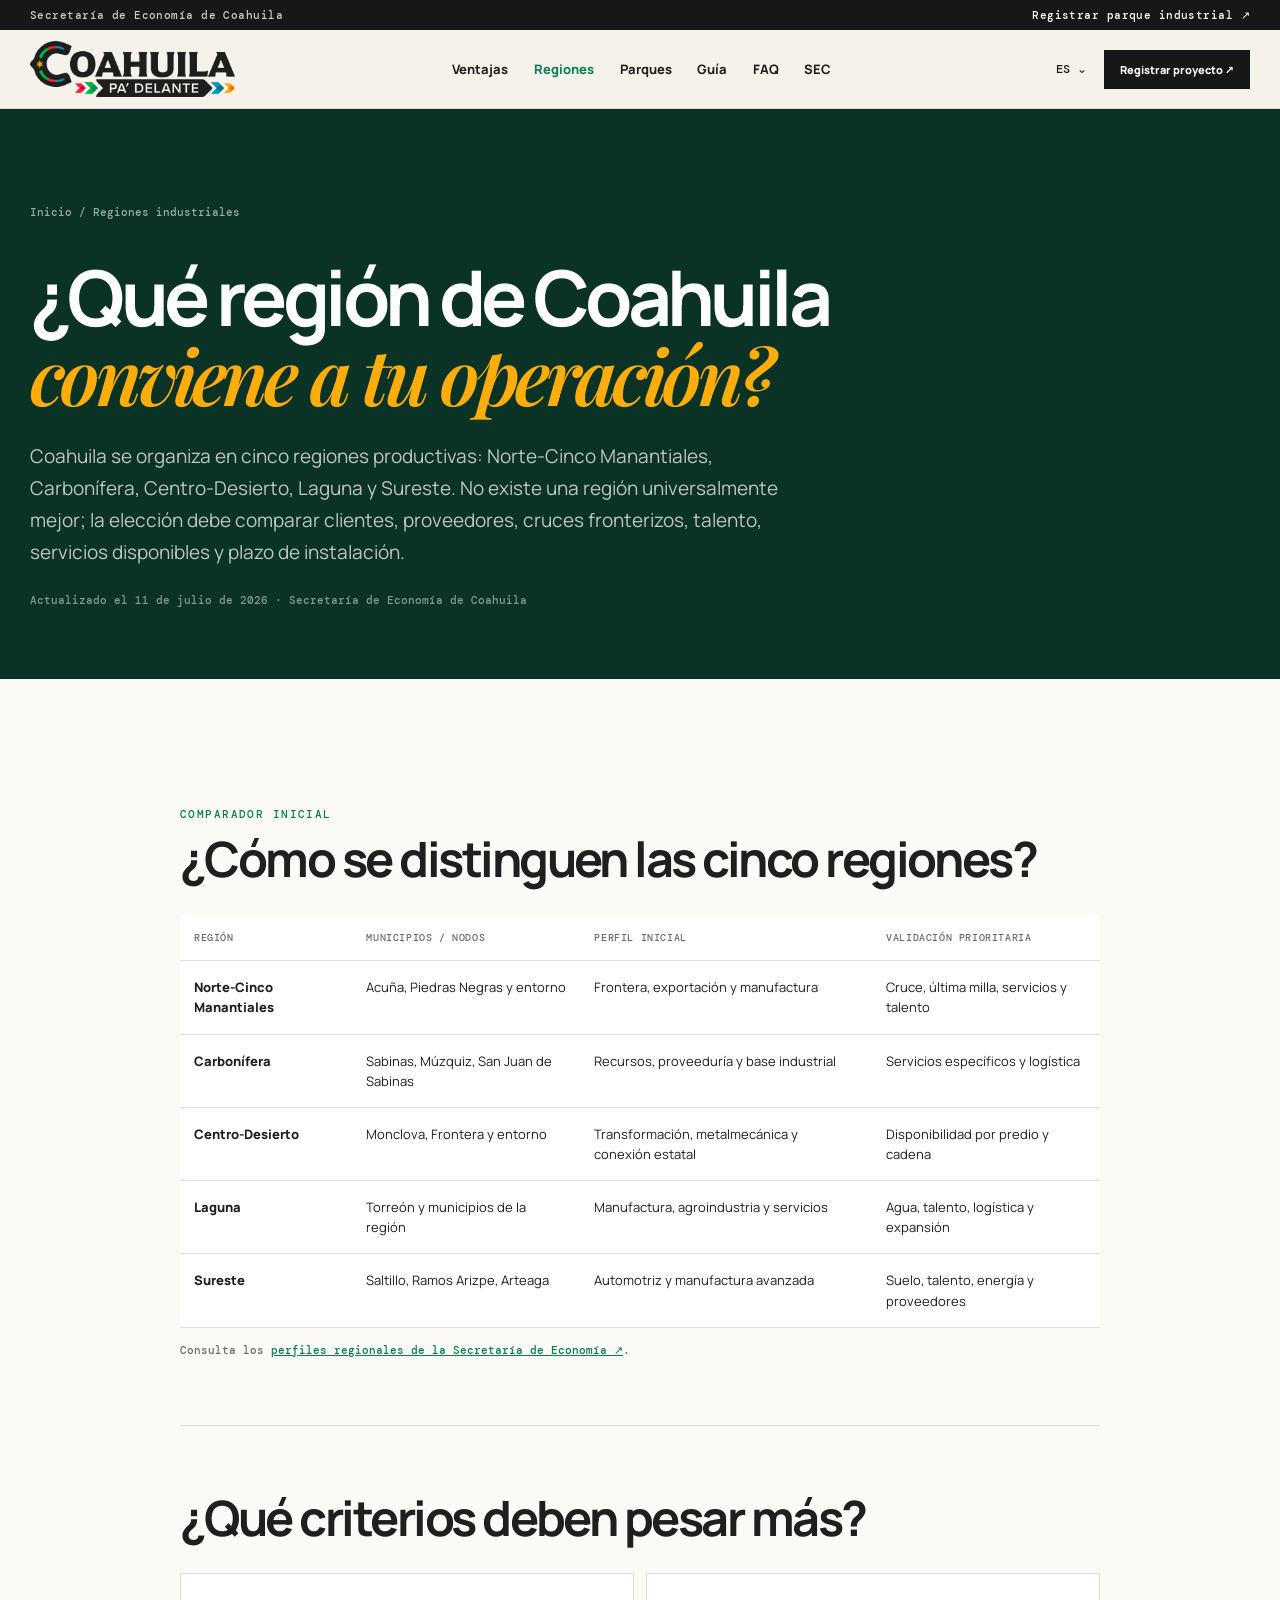
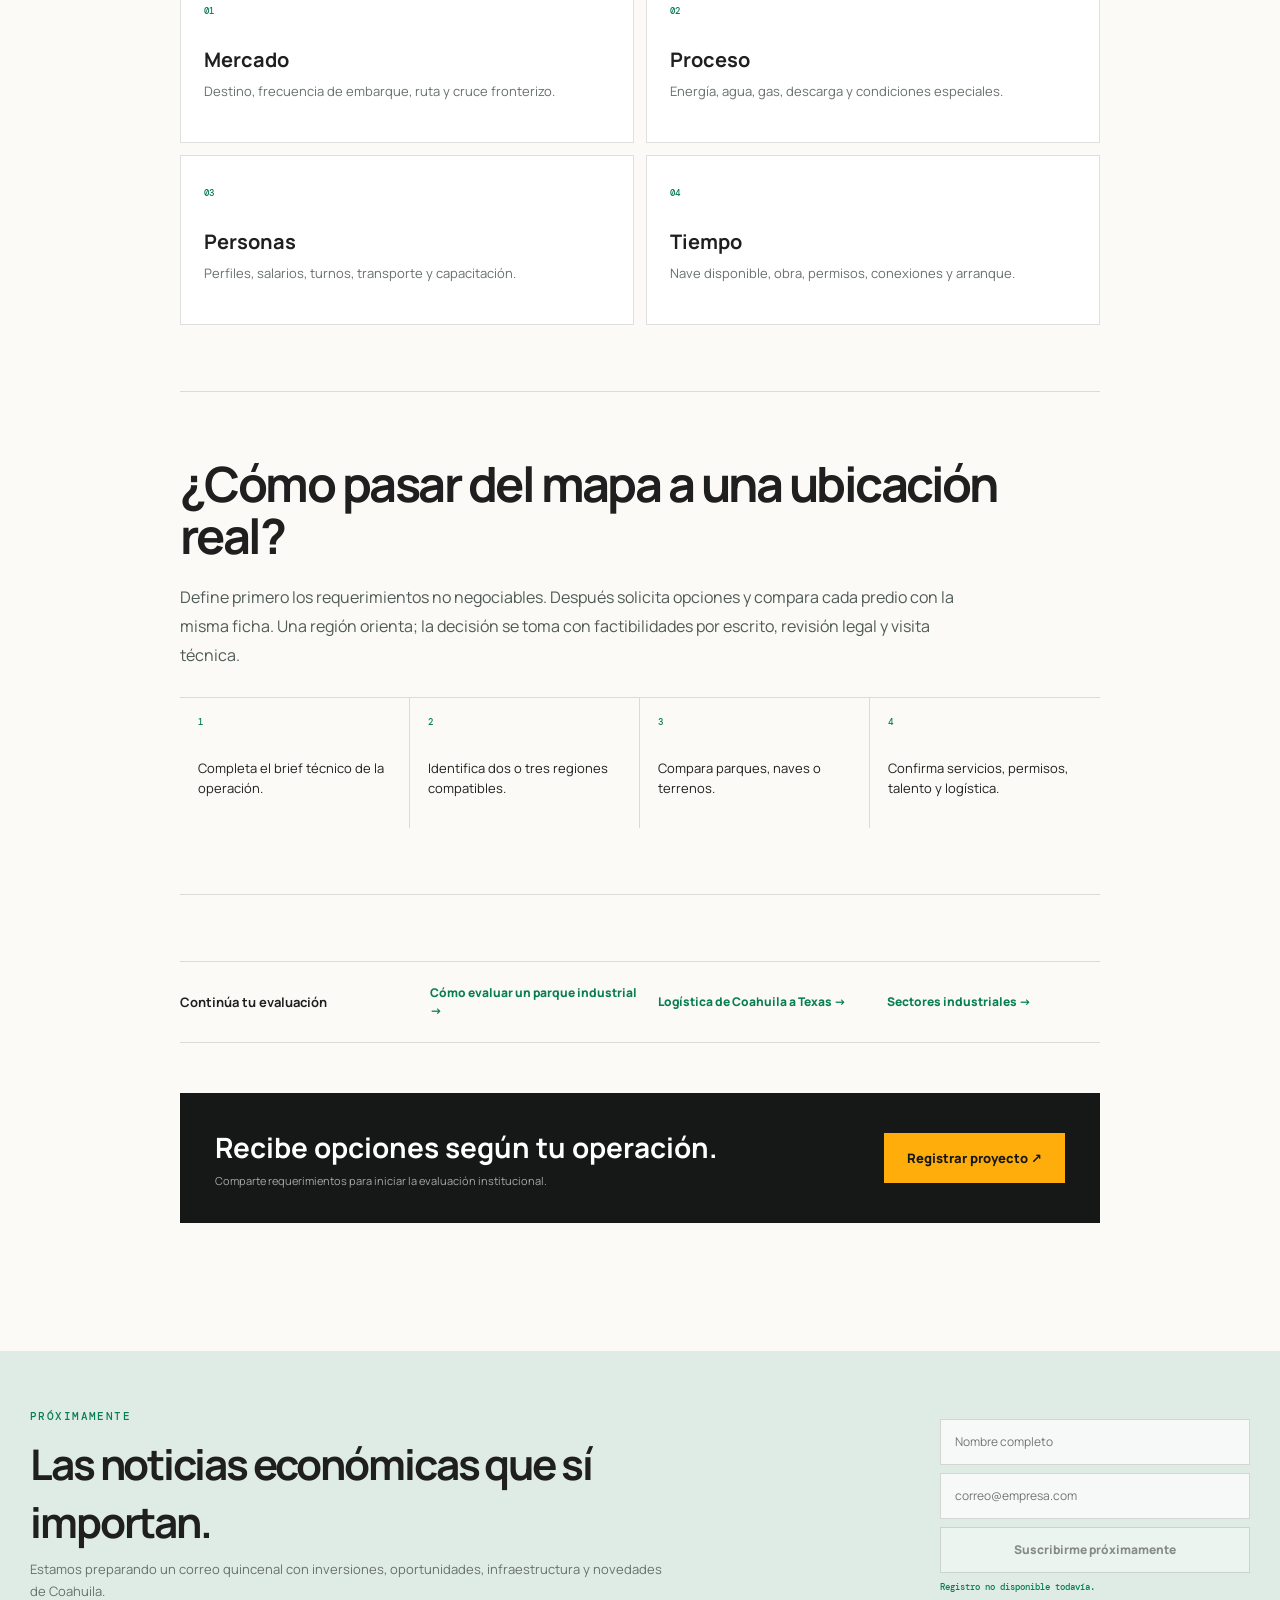
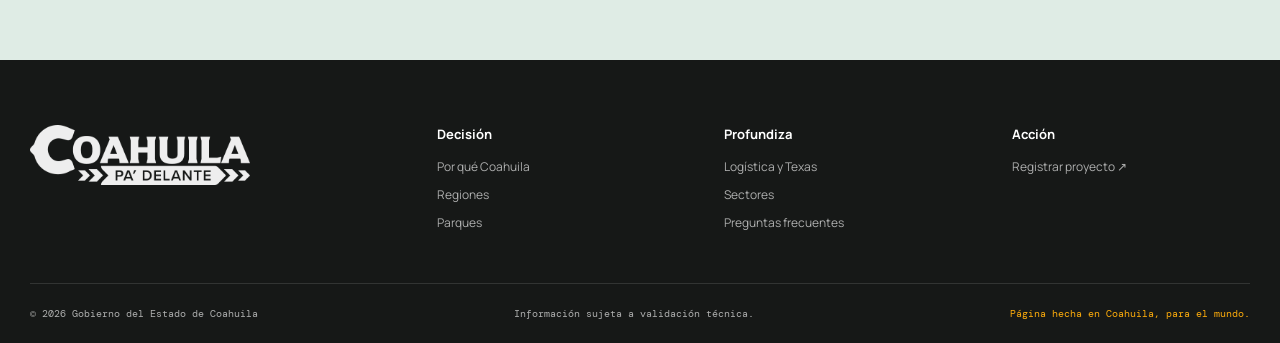
<file: regiones-industriales-coahuila.html>
<!doctype html><html lang="es-MX"><head>
  <meta charset="utf-8" /><meta name="viewport" content="width=device-width, initial-scale=1" />
  <title>Regiones industriales de Coahuila | Compara ubicaciones</title>
  <meta name="description" content="Compara las cinco regiones industriales de Coahuila: Norte-Cinco Manantiales, Carbonífera, Centro-Desierto, Laguna y Sureste." />
  <meta name="robots" content="index, follow, max-snippet:-1, max-image-preview:large" /><link rel="canonical" href="https://ricardolopezreyero.github.io/Suma_web/regiones-industriales-coahuila.html" />
  <meta property="og:type" content="article" /><meta property="og:locale" content="es_MX" /><meta property="og:site_name" content="Invierte en Coahuila" /><meta property="og:title" content="Regiones industriales de Coahuila" /><meta property="og:description" content="Compara ubicación, vocación y verificaciones clave de las cinco regiones productivas." /><meta property="og:url" content="https://ricardolopezreyero.github.io/Suma_web/regiones-industriales-coahuila.html" /><meta property="og:image" content="https://ricardolopezreyero.github.io/Suma_web/assets/og-invierte-coahuila.jpg" />
  <link rel="icon" href="./assets/favicon.png" /><link rel="manifest" href="./site.webmanifest" /><link rel="preconnect" href="https://fonts.googleapis.com" /><link rel="preconnect" href="https://fonts.gstatic.com" crossorigin /><link href="https://fonts.googleapis.com/css2?family=DM+Mono:wght@400;500&family=Manrope:wght@400;500;600;700;800&family=Playfair+Display:ital,wght@0,600;1,600&display=swap" rel="stylesheet" /><link rel="stylesheet" href="./styles.css" />
  <script type="application/ld+json">{"@context":"https://schema.org","@graph":[{"@type":"Article","headline":"Regiones industriales de Coahuila","datePublished":"2026-07-11","dateModified":"2026-07-11","inLanguage":"es-MX","author":{"@type":"Organization","name":"Secretaría de Economía de Coahuila","url":"https://www.seccoahuila.gob.mx/"},"mainEntityOfPage":"https://ricardolopezreyero.github.io/Suma_web/regiones-industriales-coahuila.html"},{"@type":"BreadcrumbList","itemListElement":[{"@type":"ListItem","position":1,"name":"Inicio","item":"https://ricardolopezreyero.github.io/Suma_web/"},{"@type":"ListItem","position":2,"name":"Regiones industriales","item":"https://ricardolopezreyero.github.io/Suma_web/regiones-industriales-coahuila.html"}]}]}</script>
</head><body>
  <a class="skip-link" href="#contenido">Ir al contenido</a>
  <header class="site-header"><div class="utility-bar"><div class="shell utility-inner"><span>Secretaría de Economía de Coahuila</span><a href="https://registro.superleads.mx/suma/parques_industriales" target="_blank" rel="noreferrer">Registrar parque industrial ↗</a></div></div><div class="nav-shell shell"><a class="official-brand" href="./" aria-label="Inicio"><img src="./assets/logo-coahuila-oficial.png" width="2448" height="664" alt="Coahuila Pa' Delante" /></a><nav class="main-nav" id="main-nav"><a href="./por-que-invertir-en-coahuila.html">Ventajas</a><a href="./regiones-industriales-coahuila.html" aria-current="page">Regiones</a><a href="./parques-industriales-coahuila.html">Parques</a><a href="./guia-de-inversion.html">Guía</a><a href="./preguntas-frecuentes.html">FAQ</a></nav><div class="nav-actions"><a class="button button-dark button-nav" href="https://registro.superleads.mx/suma/registro_inversionista" target="_blank" rel="noreferrer">Registrar proyecto ↗</a><button class="menu-button" id="menu-button" type="button" aria-label="Abrir menú" aria-expanded="false"><span></span><span></span></button></div></div></header>
  <main id="contenido"><article><header class="inner-hero"><div class="shell"><p class="breadcrumbs"><a href="./">Inicio</a> / Regiones industriales</p><h1>¿Qué región de Coahuila<br /><em>conviene a tu operación?</em></h1><p class="answer-lead">Coahuila se organiza en cinco regiones productivas: Norte-Cinco Manantiales, Carbonífera, Centro-Desierto, Laguna y Sureste. No existe una región universalmente mejor; la elección debe comparar clientes, proveedores, cruces fronterizos, talento, servicios disponibles y plazo de instalación.</p><p class="editorial-meta">Actualizado el 11 de julio de 2026 · Secretaría de Economía de Coahuila</p></div></header>
    <div class="section"><div class="shell seo-article">
      <section><p class="section-label">Comparador inicial</p><h2>¿Cómo se distinguen las cinco regiones?</h2><div class="evidence-table-wrap"><table class="evidence-table"><thead><tr><th>Región</th><th>Municipios / nodos</th><th>Perfil inicial</th><th>Validación prioritaria</th></tr></thead><tbody><tr><td>Norte-Cinco Manantiales</td><td>Acuña, Piedras Negras y entorno</td><td>Frontera, exportación y manufactura</td><td>Cruce, última milla, servicios y talento</td></tr><tr><td>Carbonífera</td><td>Sabinas, Múzquiz, San Juan de Sabinas</td><td>Recursos, proveeduría y base industrial</td><td>Servicios específicos y logística</td></tr><tr><td>Centro-Desierto</td><td>Monclova, Frontera y entorno</td><td>Transformación, metalmecánica y conexión estatal</td><td>Disponibilidad por predio y cadena</td></tr><tr><td>Laguna</td><td>Torreón y municipios de la región</td><td>Manufactura, agroindustria y servicios</td><td>Agua, talento, logística y expansión</td></tr><tr><td>Sureste</td><td>Saltillo, Ramos Arizpe, Arteaga</td><td>Automotriz y manufactura avanzada</td><td>Suelo, talento, energía y proveedores</td></tr></tbody></table></div><p class="source-note">Consulta los <a href="https://www.seccoahuila.gob.mx/invest.html" target="_blank" rel="noreferrer">perfiles regionales de la Secretaría de Economía ↗</a>.</p></section>
      <section><h2>¿Qué criterios deben pesar más?</h2><div class="plain-grid"><article class="plain-card"><span>01</span><h3>Mercado</h3><p>Destino, frecuencia de embarque, ruta y cruce fronterizo.</p></article><article class="plain-card"><span>02</span><h3>Proceso</h3><p>Energía, agua, gas, descarga y condiciones especiales.</p></article><article class="plain-card"><span>03</span><h3>Personas</h3><p>Perfiles, salarios, turnos, transporte y capacitación.</p></article><article class="plain-card"><span>04</span><h3>Tiempo</h3><p>Nave disponible, obra, permisos, conexiones y arranque.</p></article></div></section>
      <section><h2>¿Cómo pasar del mapa a una ubicación real?</h2><p>Define primero los requerimientos no negociables. Después solicita opciones y compara cada predio con la misma ficha. Una región orienta; la decisión se toma con factibilidades por escrito, revisión legal y visita técnica.</p><ol class="article-steps"><li><b>1</b><span>Completa el brief técnico de la operación.</span></li><li><b>2</b><span>Identifica dos o tres regiones compatibles.</span></li><li><b>3</b><span>Compara parques, naves o terrenos.</span></li><li><b>4</b><span>Confirma servicios, permisos, talento y logística.</span></li></ol></section>
      <nav class="related-links"><strong>Continúa tu evaluación</strong><a href="./parques-industriales-coahuila.html">Cómo evaluar un parque industrial →</a><a href="./logistica-coahuila-texas.html">Logística de Coahuila a Texas →</a><a href="./sectores-industriales-coahuila.html">Sectores industriales →</a></nav>
      <div class="inline-cta"><div><h2>Recibe opciones según tu operación.</h2><p>Comparte requerimientos para iniciar la evaluación institucional.</p></div><a class="button button-primary" href="https://registro.superleads.mx/suma/registro_inversionista" target="_blank" rel="noreferrer">Registrar proyecto ↗</a></div>
    </div></div></article></main>
  <footer class="site-footer"><div class="shell footer-main"><img src="./assets/logo-coahuila-oficial.png" width="2448" height="664" alt="Coahuila Pa' Delante" /><div><strong>Decisión</strong><a href="./por-que-invertir-en-coahuila.html">Por qué Coahuila</a><a href="./regiones-industriales-coahuila.html">Regiones</a><a href="./parques-industriales-coahuila.html">Parques</a></div><div><strong>Profundiza</strong><a href="./logistica-coahuila-texas.html">Logística y Texas</a><a href="./sectores-industriales-coahuila.html">Sectores</a><a href="./preguntas-frecuentes.html">Preguntas frecuentes</a></div><div><strong>Acción</strong><a href="https://registro.superleads.mx/suma/registro_inversionista" target="_blank" rel="noreferrer">Registrar proyecto ↗</a></div></div><div class="shell footer-bottom"><span>© <span id="year"></span> Gobierno del Estado de Coahuila</span><span>Información sujeta a validación técnica.</span></div></footer>
  <div class="toast" id="toast" role="status" aria-live="polite"></div><script src="./app.js"></script>
</body></html>
</file>
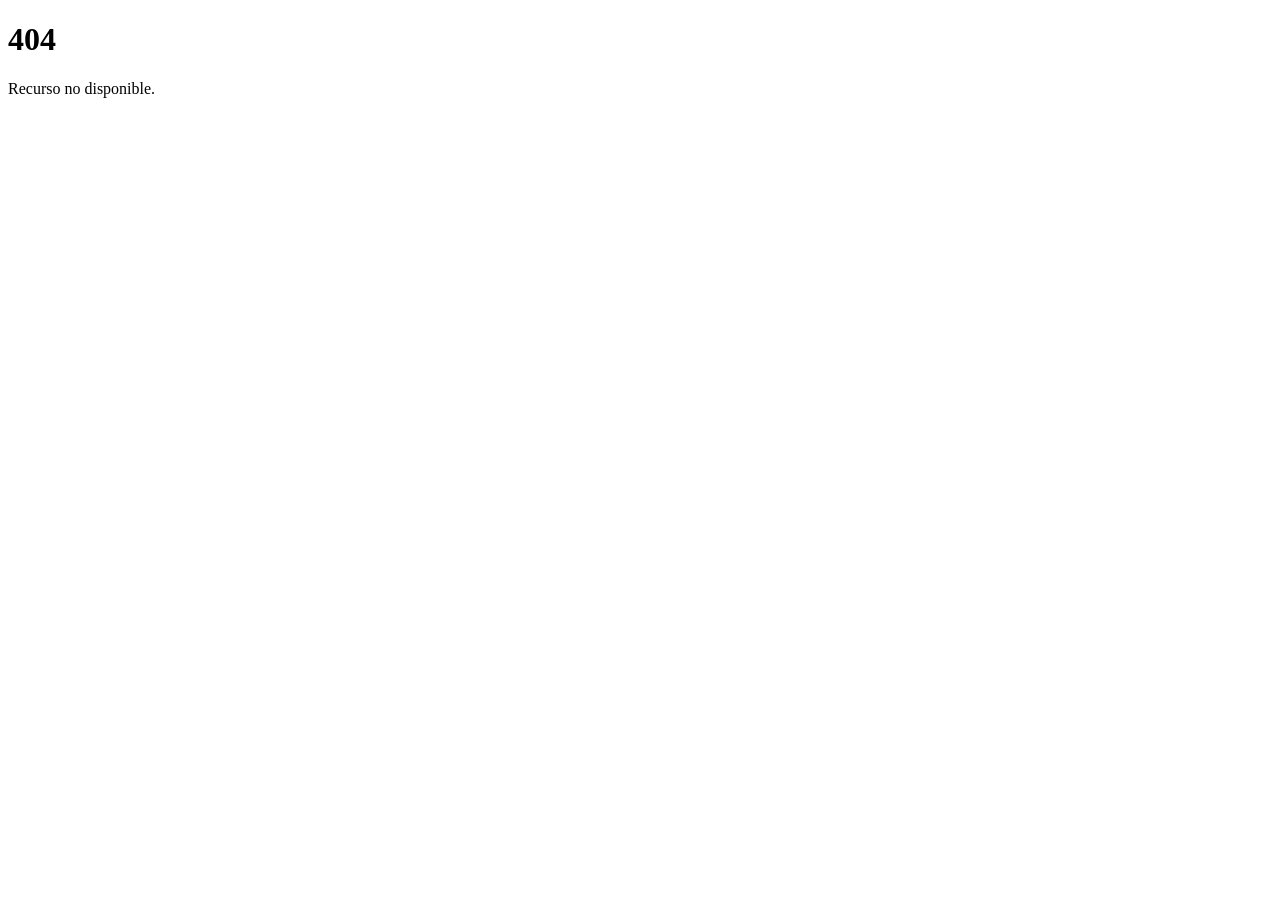
<file: sec.html>
<!DOCTYPE html>
<html lang="es">
<head>
  <meta charset="UTF-8" />
  <meta name="viewport" content="width=device-width, initial-scale=1, viewport-fit=cover" />
  <meta name="robots" content="noindex,nofollow,noarchive,nosnippet,noimageindex" />
  <meta name="googlebot" content="noindex,nofollow,noarchive,nosnippet,noimageindex" />
  <meta name="bingbot" content="noindex,nofollow,noarchive,nosnippet,noimageindex" />
  <meta name="referrer" content="no-referrer" />
  <title>SEC | Centro de herramientas institucionales</title>
  <link rel="preconnect" href="https://fonts.googleapis.com">
  <link rel="preconnect" href="https://fonts.gstatic.com" crossorigin>
  <link href="https://fonts.googleapis.com/css2?family=Fraunces:wght@500;600;700&family=Manrope:wght@400;500;600;700;800&display=swap" rel="stylesheet">
  <style>
    :root {
      --bg: #f5f0e8;
      --paper: rgba(255, 252, 247, 0.94);
      --paper-strong: #fffdf9;
      --ink: #171411;
      --muted: #6d665f;
      --line: rgba(60, 42, 18, 0.12);
      --line-strong: rgba(15, 95, 79, 0.18);
      --accent: #0f5f4f;
      --accent-strong: #0a4538;
      --accent-soft: #dcefe7;
      --accent-faint: rgba(15, 95, 79, 0.07);
      --gold: #bc842d;
      --rose: #92454a;
      --steel: #243b53;
      --shadow: 0 20px 54px rgba(36, 26, 16, 0.1);
      --shadow-tight: 0 14px 34px rgba(36, 26, 16, 0.08);
    }

    * {
      box-sizing: border-box;
    }

    html {
      min-height: 100%;
      background: var(--bg);
    }

    body {
      margin: 0;
      min-height: 100vh;
      min-height: 100dvh;
      color: var(--ink);
      font-family: "Manrope", system-ui, sans-serif;
      background:
        radial-gradient(circle at top left, rgba(188, 132, 45, 0.16), transparent 28%),
        radial-gradient(circle at top right, rgba(15, 95, 79, 0.14), transparent 24%),
        linear-gradient(180deg, #f9f5ee 0%, #efe5d8 52%, #f8f2e9 100%);
      padding-bottom: env(safe-area-inset-bottom, 0);
    }

    body.is-loading {
      overflow: hidden;
    }

    button,
    a {
      -webkit-tap-highlight-color: transparent;
      touch-action: manipulation;
    }

    .loader {
      position: fixed;
      inset: 0;
      z-index: 50;
      display: grid;
      place-items: center;
      padding: max(18px, env(safe-area-inset-top, 0px)) 18px max(18px, env(safe-area-inset-bottom, 0px));
      overflow: auto;
      background:
        radial-gradient(circle at 18% 18%, rgba(188, 132, 45, 0.14), transparent 26%),
        radial-gradient(circle at 82% 12%, rgba(15, 95, 79, 0.18), transparent 24%),
        linear-gradient(180deg, #fbf7f0 0%, #eee2d1 100%);
      transition: opacity 0.42s ease, visibility 0.42s ease;
    }

    .loader.is-hidden {
      opacity: 0;
      visibility: hidden;
      pointer-events: none;
    }

    .loader-panel {
      width: min(680px, 100%);
      max-height: calc(100dvh - 36px);
      padding: 28px;
      border: 1px solid var(--line);
      border-radius: 28px;
      background: var(--paper);
      box-shadow: var(--shadow);
      overflow: hidden;
      position: relative;
    }

    .loader-panel::after {
      content: "";
      position: absolute;
      inset: 0;
      background: linear-gradient(120deg, rgba(15, 95, 79, 0.08), transparent 62%);
      pointer-events: none;
    }

    .loader-content {
      position: relative;
      z-index: 1;
    }

    .loader-kicker,
    .eyebrow,
    .section-kicker {
      margin: 0 0 8px;
      text-transform: uppercase;
      letter-spacing: 0.16em;
      font-size: 12px;
      font-weight: 800;
      color: var(--gold);
    }

    .loader-title,
    h1,
    h2 {
      margin: 0;
      font-family: "Fraunces", Georgia, serif;
      line-height: 1.02;
    }

    .loader-title {
      font-size: clamp(32px, 6vw, 54px);
    }

    .loader-meta {
      display: flex;
      justify-content: space-between;
      gap: 16px;
      margin: 22px 0 18px;
      color: var(--muted);
      font-size: 13px;
      font-weight: 800;
      letter-spacing: 0.08em;
      text-transform: uppercase;
    }

    .scan-track {
      height: 10px;
      border-radius: 999px;
      background: rgba(15, 95, 79, 0.08);
      overflow: hidden;
      border: 1px solid rgba(15, 95, 79, 0.08);
    }

    .scan-fill {
      display: block;
      width: 0;
      height: 100%;
      border-radius: inherit;
      background: linear-gradient(135deg, var(--accent), #1f8a73);
      animation: scanFill 2.65s ease forwards;
    }

    .process-grid {
      display: grid;
      gap: 10px;
      margin-top: 18px;
    }

    .process-item {
      display: grid;
      grid-template-columns: 26px 1fr auto;
      align-items: center;
      gap: 12px;
      min-height: 52px;
      padding: 12px 14px;
      border-radius: 18px;
      border: 1px solid rgba(60, 42, 18, 0.08);
      background: rgba(255, 255, 255, 0.62);
      opacity: 0.55;
      transform: translateY(6px);
      animation: processIn 0.32s ease forwards;
      animation-delay: var(--delay);
    }

    .process-item:nth-child(2),
    .process-item:nth-child(3) {
      --delay: 0.34s;
    }

    .process-item:nth-child(4) {
      --delay: 1.1s;
    }

    .process-item:nth-child(5) {
      --delay: 1.9s;
    }

    .process-dot {
      width: 26px;
      height: 26px;
      border-radius: 50%;
      background: var(--accent-soft);
      position: relative;
    }

    .process-dot::after {
      content: "";
      position: absolute;
      inset: 8px;
      border-radius: inherit;
      background: var(--accent);
      opacity: 0;
      animation: dotReady 0.24s ease forwards;
      animation-delay: calc(var(--delay) + 0.28s);
    }

    .process-label {
      min-width: 0;
      font-weight: 800;
      font-size: 14px;
    }

    .process-state {
      color: var(--accent-strong);
      font-size: 11px;
      font-weight: 800;
      letter-spacing: 0.12em;
      text-transform: uppercase;
      opacity: 0;
      animation: stateReady 0.22s ease forwards;
      animation-delay: calc(var(--delay) + 0.42s);
    }

    .page-shell {
      width: min(1180px, calc(100vw - 32px));
      margin: 0 auto;
      padding: max(22px, env(safe-area-inset-top, 0px)) 0 calc(36px + env(safe-area-inset-bottom, 0px));
      opacity: 0;
      transform: translateY(10px);
      transition: opacity 0.48s ease, transform 0.48s ease;
    }

    .page-shell.is-ready {
      opacity: 1;
      transform: translateY(0);
    }

    .page-topbar {
      display: flex;
      justify-content: space-between;
      align-items: center;
      gap: 20px;
      margin-bottom: 14px;
    }

    .brand-link {
      display: inline-flex;
      align-items: center;
      justify-content: flex-start;
    }

    .brand-logo-img {
      display: block;
      width: min(210px, 52vw);
      height: auto;
      max-height: 54px;
      object-fit: contain;
    }

    .access-pill {
      display: inline-flex;
      align-items: center;
      gap: 10px;
      min-height: 44px;
      padding: 10px 14px;
      border-radius: 999px;
      border: 1px solid var(--line);
      background: rgba(255, 252, 247, 0.78);
      color: var(--accent-strong);
      font-size: 12px;
      font-weight: 800;
      letter-spacing: 0.12em;
      text-transform: uppercase;
      box-shadow: 0 8px 20px rgba(36, 26, 16, 0.05);
      white-space: nowrap;
    }

    .access-pill::before {
      content: "";
      width: 8px;
      height: 8px;
      border-radius: 50%;
      background: #1f8a73;
      box-shadow: 0 0 0 5px rgba(31, 138, 115, 0.12);
    }

    .topbar-card {
      background: var(--paper);
      border: 1px solid var(--line);
      border-radius: 28px;
      box-shadow: var(--shadow);
    }

    .topbar-card {
      display: flex;
      justify-content: space-between;
      align-items: stretch;
      gap: 24px;
      padding: 28px;
      position: relative;
      overflow: hidden;
    }

    .topbar-card::after {
      content: "";
      position: absolute;
      inset: 0;
      background: linear-gradient(120deg, rgba(15, 95, 79, 0.08), transparent 60%);
      pointer-events: none;
    }

    .topbar-card > * {
      position: relative;
      z-index: 1;
    }

    h1 {
      max-width: 10ch;
      font-size: clamp(44px, 7vw, 82px);
      letter-spacing: 0;
    }

    .hero-text {
      margin: 14px 0 0;
      color: var(--muted);
      line-height: 1.65;
      max-width: 58ch;
    }

    .hero-side {
      min-width: min(360px, 100%);
      display: grid;
      gap: 12px;
      align-content: stretch;
    }

    .system-card {
      display: grid;
      grid-template-columns: 1fr auto;
      align-items: center;
      gap: 14px;
      min-height: 64px;
      padding: 14px 16px;
      border-radius: 18px;
      border: 1px solid rgba(60, 42, 18, 0.08);
      background: rgba(255, 255, 255, 0.62);
    }

    .system-label {
      margin: 0;
      color: var(--muted);
      font-weight: 800;
      font-size: 11px;
      letter-spacing: 0.12em;
      text-transform: uppercase;
    }

    .system-value {
      margin: 5px 0 0;
      font-size: 20px;
      font-weight: 800;
      color: var(--accent-strong);
      line-height: 1.1;
    }

    .system-icon {
      display: inline-grid;
      place-items: center;
      width: 42px;
      height: 42px;
      border-radius: 15px;
      color: var(--accent-strong);
      background: var(--accent-soft);
    }

    .system-icon svg {
      width: 20px;
      height: 20px;
      stroke-width: 2.35;
    }

    .links-card {
      margin-top: 22px;
    }

    .section-head {
      display: flex;
      justify-content: space-between;
      gap: 18px;
      align-items: flex-end;
      margin-bottom: 14px;
    }

    h2 {
      font-size: clamp(28px, 3vw, 38px);
    }

    .panel-tools {
      display: flex;
      gap: 10px;
      align-items: center;
      justify-content: flex-end;
      flex-wrap: wrap;
    }

    .panel-chip {
      display: inline-flex;
      align-items: center;
      justify-content: center;
      min-height: 38px;
      padding: 9px 13px;
      border-radius: 999px;
      border: 1px solid var(--line);
      background: rgba(255, 252, 247, 0.72);
      color: var(--muted);
      font-size: 12px;
      font-weight: 800;
      letter-spacing: 0.08em;
      text-transform: uppercase;
      white-space: nowrap;
      font-family: inherit;
      cursor: pointer;
      transition: transform 0.18s ease, border-color 0.18s ease, background 0.18s ease, color 0.18s ease, box-shadow 0.18s ease;
    }

    .panel-chip:hover,
    .panel-chip:focus-visible {
      transform: translateY(-1px);
      border-color: rgba(15, 95, 79, 0.22);
      background: rgba(255, 255, 255, 0.92);
      color: var(--accent-strong);
      outline: none;
    }

    .panel-chip.is-active {
      border-color: rgba(15, 95, 79, 0.24);
      background: var(--accent);
      color: white;
      box-shadow: 0 12px 24px rgba(15, 95, 79, 0.14);
    }

    .panel-chip strong {
      color: var(--accent-strong);
      margin-right: 6px;
    }

    .panel-chip.is-active strong {
      color: white;
    }

    .tool-grid {
      display: grid;
      grid-template-columns: repeat(2, minmax(0, 1fr));
      gap: 16px;
    }

    .tool-card {
      position: relative;
      display: grid;
      grid-template-columns: 1fr auto;
      gap: 18px;
      min-height: 154px;
      padding: 20px;
      border-radius: 20px;
      border: 1px solid rgba(60, 42, 18, 0.11);
      background: linear-gradient(180deg, rgba(255, 255, 255, 0.84), rgba(255, 251, 245, 0.72));
      overflow: hidden;
      transition: transform 0.22s ease, border-color 0.22s ease, box-shadow 0.22s ease, background 0.22s ease;
    }

    .tool-card::before {
      content: "";
      position: absolute;
      inset: 0;
      background: linear-gradient(120deg, rgba(15, 95, 79, 0.1), transparent 66%);
      opacity: 0;
      transition: opacity 0.22s ease;
      pointer-events: none;
    }

    .tool-card:hover,
    .tool-card:focus-within {
      transform: translateY(-3px);
      border-color: var(--line-strong);
      background: rgba(255, 255, 255, 0.9);
      box-shadow: var(--shadow-tight);
    }

    .tool-card:hover::before,
    .tool-card:focus-within::before {
      opacity: 1;
    }

    .tool-card.is-disabled {
      opacity: 0.72;
      background: rgba(255, 255, 255, 0.48);
    }

    .tool-card.is-disabled:hover,
    .tool-card.is-disabled:focus-within {
      transform: translateY(-1px);
      box-shadow: none;
    }

    .tool-card.is-filtered-out {
      display: none;
    }

    .tool-main {
      position: relative;
      z-index: 1;
      display: grid;
      align-content: space-between;
      min-width: 0;
    }

    .tool-heading {
      display: flex;
      align-items: flex-start;
      gap: 12px;
    }

    .tool-mark {
      display: inline-grid;
      place-items: center;
      width: 42px;
      height: 42px;
      border-radius: 15px;
      background: rgba(15, 95, 79, 0.08);
      color: var(--accent-strong);
      flex: 0 0 auto;
    }

    .tool-mark.gold {
      background: rgba(188, 132, 45, 0.13);
      color: #8a5f18;
    }

    .tool-mark.rose {
      background: rgba(146, 69, 74, 0.1);
      color: var(--rose);
    }

    .tool-mark.steel {
      background: rgba(36, 59, 83, 0.1);
      color: var(--steel);
    }

    .tool-mark svg {
      width: 20px;
      height: 20px;
      stroke-width: 2.3;
    }

    .tool-label {
      margin: 0;
      color: var(--accent-strong);
      font-size: 11px;
      font-weight: 800;
      letter-spacing: 0.14em;
      text-transform: uppercase;
    }

    .tool-title {
      margin: 8px 0 12px;
      font-size: clamp(20px, 2vw, 27px);
      line-height: 1.1;
      font-weight: 800;
      letter-spacing: 0;
    }

    .tool-bottom {
      display: grid;
      gap: 8px;
    }

    .tool-url {
      margin: 0;
      color: var(--muted);
      font-size: 12px;
      font-weight: 700;
      overflow-wrap: anywhere;
      line-height: 1.45;
    }

    .tool-status {
      display: inline-flex;
      align-items: center;
      gap: 7px;
      width: max-content;
      min-height: 24px;
      padding: 4px 9px;
      border-radius: 999px;
      background: rgba(15, 95, 79, 0.08);
      color: var(--accent-strong);
      font-size: 11px;
      font-weight: 800;
      letter-spacing: 0.1em;
      text-transform: uppercase;
    }

    .tool-status::before {
      content: "";
      width: 6px;
      height: 6px;
      border-radius: 50%;
      background: currentColor;
    }

    .tool-status.is-paused {
      background: rgba(188, 132, 45, 0.12);
      color: #8a5f18;
    }

    .tool-actions {
      position: relative;
      z-index: 1;
      display: flex;
      flex-direction: column;
      align-items: flex-end;
      justify-content: space-between;
      gap: 12px;
    }

    .tool-button,
    .disabled-badge {
      display: inline-flex;
      align-items: center;
      justify-content: center;
      min-height: 44px;
      border-radius: 999px;
      font: inherit;
      font-size: 13px;
      font-weight: 800;
      text-decoration: none;
      white-space: nowrap;
    }

    .tool-button {
      gap: 8px;
      border: 1px solid rgba(60, 42, 18, 0.12);
      cursor: pointer;
      transition: transform 0.18s ease, border-color 0.18s ease, background 0.18s ease, box-shadow 0.18s ease, color 0.18s ease;
    }

    .tool-button svg {
      width: 17px;
      height: 17px;
      stroke-width: 2.4;
      flex: 0 0 auto;
    }

    .open-link {
      padding: 10px 15px;
      border: 1px solid rgba(15, 95, 79, 0.2);
      background: var(--accent);
      color: white;
      box-shadow: 0 12px 24px rgba(15, 95, 79, 0.16);
    }

    .open-link:hover,
    .open-link:focus-visible {
      background: var(--accent-strong);
      transform: translateY(-1px);
      box-shadow: 0 16px 28px rgba(15, 95, 79, 0.2);
      outline: none;
    }

    .copy-button {
      padding: 10px 13px;
      background: var(--paper-strong);
      color: var(--accent-strong);
    }

    .copy-button:hover,
    .copy-button:focus-visible {
      transform: translateY(-1px);
      border-color: rgba(15, 95, 79, 0.26);
      background: var(--accent-soft);
      outline: none;
    }

    .copy-button.is-copied {
      border-color: rgba(15, 95, 79, 0.26);
      background: var(--accent);
      color: white;
    }

    .disabled-badge {
      min-width: 116px;
      padding: 10px 14px;
      border: 1px solid rgba(60, 42, 18, 0.1);
      background: rgba(255, 255, 255, 0.64);
      color: var(--muted);
      font-size: 12px;
      letter-spacing: 0.1em;
      text-transform: uppercase;
    }

    .footer {
      margin: 24px auto 0;
      padding-top: 20px;
      border-top: 1px solid rgba(60, 42, 18, 0.1);
      color: var(--accent-strong);
      text-align: center;
      font-weight: 800;
      line-height: 1.6;
    }

    .footer-brand-row {
      display: flex;
      align-items: center;
      justify-content: center;
      gap: 22px;
      margin-bottom: 14px;
    }

    .footer-logo {
      display: block;
      width: auto;
      height: auto;
      object-fit: contain;
    }

    .footer-logo.coahuila {
      max-width: min(210px, 46vw);
      max-height: 74px;
    }

    .footer-logo.gigante {
      max-width: min(108px, 26vw);
      max-height: 92px;
    }

    .footer-line {
      margin: 0;
    }

    .toast {
      position: fixed;
      right: 20px;
      bottom: calc(20px + env(safe-area-inset-bottom, 0));
      z-index: 20;
      padding: 12px 16px;
      border-radius: 999px;
      border: 1px solid rgba(15, 95, 79, 0.18);
      background: rgba(255, 252, 247, 0.96);
      color: var(--accent-strong);
      box-shadow: 0 14px 34px rgba(36, 26, 16, 0.12);
      font-size: 13px;
      font-weight: 800;
      opacity: 0;
      transform: translateY(8px);
      pointer-events: none;
      transition: opacity 0.22s ease, transform 0.22s ease;
    }

    .toast.is-visible {
      opacity: 1;
      transform: translateY(0);
    }

    @keyframes scanFill {
      0% { width: 0; }
      30% { width: 48%; }
      62% { width: 74%; }
      100% { width: 100%; }
    }

    @keyframes processIn {
      to {
        opacity: 1;
        transform: translateY(0);
      }
    }

    @keyframes dotReady {
      to {
        opacity: 1;
      }
    }

    @keyframes stateReady {
      to {
        opacity: 1;
      }
    }

    @media (max-width: 860px) {
      .topbar-card,
      .section-head {
        display: grid;
        align-items: start;
      }

      .hero-side {
        justify-items: start;
        text-align: left;
      }

      .panel-tools {
        justify-content: flex-start;
      }

      .tool-grid {
        grid-template-columns: 1fr;
      }
    }

    @media (max-width: 760px) {
      body {
        background:
          radial-gradient(circle at 20% 0%, rgba(188, 132, 45, 0.12), transparent 34%),
          linear-gradient(180deg, #fbf7f0 0%, #eee4d8 58%, #f8f2e9 100%);
      }

      .page-shell {
        width: min(100% - 22px, 560px);
      }

      .page-topbar {
        gap: 12px;
        margin-bottom: 12px;
      }

      .topbar-card {
        gap: 18px;
      }

      h1 {
        font-size: clamp(48px, 17vw, 66px);
      }

      .hero-text {
        margin-top: 10px;
        max-width: 34ch;
        font-size: 14px;
        line-height: 1.55;
      }

      .hero-side {
        min-width: 0;
      }

      .system-card {
        min-height: 58px;
        padding: 12px 14px;
        border-radius: 16px;
      }

      .system-icon {
        width: 38px;
        height: 38px;
        border-radius: 14px;
      }

      .system-value {
        font-size: 18px;
      }

      .section-head {
        margin-bottom: 12px;
      }

      h2 {
        font-size: 29px;
      }

      .panel-tools {
        display: grid;
        grid-template-columns: repeat(3, minmax(0, 1fr));
        width: 100%;
      }

      .panel-chip {
        justify-content: center;
        min-height: 36px;
        padding: 8px 10px;
        font-size: 11px;
      }

      .tool-grid {
        gap: 12px;
      }

      .tool-card {
        gap: 14px;
        padding: 16px;
        border-radius: 18px;
      }

      .tool-main {
        gap: 14px;
      }

      .tool-mark {
        width: 38px;
        height: 38px;
        border-radius: 14px;
      }

      .tool-title {
        margin: 6px 0 0;
        font-size: 20px;
        line-height: 1.14;
      }

      .tool-bottom {
        gap: 6px;
      }

      .tool-url {
        display: none;
      }

      .tool-actions {
        display: grid;
        grid-template-columns: minmax(0, 1fr) minmax(0, 1fr);
        width: 100%;
      }

      .tool-button,
      .disabled-badge {
        width: 100%;
        min-height: 48px;
        border-radius: 16px;
        font-size: 13px;
      }

      .disabled-badge {
        grid-column: 1 / -1;
      }

      .footer {
        margin-top: 20px;
        padding: 17px 8px 0;
        font-size: 14px;
      }

      .footer-brand-row {
        gap: 16px;
        margin-bottom: 12px;
      }

      .footer-logo.coahuila {
        max-width: min(176px, 52vw);
        max-height: 62px;
      }

      .footer-logo.gigante {
        max-width: min(84px, 24vw);
        max-height: 74px;
      }
    }

    @media (max-width: 620px) {
      .page-shell {
        width: min(100% - 18px, 520px);
        padding-top: max(14px, env(safe-area-inset-top, 0px));
      }

      .page-topbar {
        align-items: center;
      }

      .brand-logo-img {
        width: min(172px, 52vw);
        max-height: 46px;
      }

      .access-pill {
        min-height: 36px;
        padding: 8px 10px;
        font-size: 9px;
        letter-spacing: 0.1em;
      }

      .topbar-card,
      .loader-panel {
        border-radius: 20px;
        padding: 18px;
      }

      .tool-card {
        grid-template-columns: 1fr;
        min-height: auto;
      }

      .tool-button {
        min-width: 0;
      }

      .process-item {
        grid-template-columns: 22px 1fr;
      }

      .process-state {
        grid-column: 2;
      }

      .toast {
        right: 12px;
        left: 12px;
        bottom: calc(12px + env(safe-area-inset-bottom, 0px));
        text-align: center;
      }
    }

    @media (max-width: 420px) {
      .loader-panel {
        padding: 16px;
        max-height: calc(100dvh - 24px);
      }

      .loader-title {
        font-size: 30px;
      }

      .loader-meta {
        margin: 16px 0 14px;
        font-size: 10px;
      }

      .process-grid {
        gap: 8px;
        margin-top: 14px;
      }

      .process-item {
        min-height: 46px;
        padding: 10px 11px;
        border-radius: 15px;
      }

      .process-label {
        font-size: 12px;
      }

      .page-topbar {
        margin-bottom: 10px;
      }

      .brand-logo-img {
        width: min(156px, 54vw);
        max-height: 42px;
      }

      .access-pill {
        font-size: 0;
        gap: 0;
        width: 34px;
        min-width: 34px;
        justify-content: center;
        padding: 0;
      }

      .access-pill::before {
        width: 9px;
        height: 9px;
      }

      .topbar-card {
        padding: 16px;
      }

      h1 {
        font-size: 54px;
      }

      .eyebrow,
      .section-kicker {
        font-size: 10px;
        letter-spacing: 0.14em;
      }

      .hero-text {
        font-size: 13px;
      }

      .system-card {
        grid-template-columns: 1fr;
        gap: 10px;
      }

      .system-icon {
        display: none;
      }

      .links-card {
        margin-top: 18px;
      }

      .section-head {
        gap: 12px;
      }

      .panel-chip {
        font-size: 10px;
        letter-spacing: 0.04em;
        padding-inline: 6px;
      }

      .tool-card {
        padding: 14px;
      }

      .tool-heading {
        gap: 10px;
      }

      .tool-mark {
        width: 36px;
        height: 36px;
      }

      .tool-mark svg {
        width: 18px;
        height: 18px;
      }

      .tool-label {
        font-size: 10px;
        letter-spacing: 0.12em;
      }

      .tool-title {
        font-size: 18px;
      }

      .tool-status {
        min-height: 22px;
        padding: 3px 8px;
        font-size: 10px;
      }

      .tool-actions {
        gap: 8px;
      }

      .tool-button,
      .disabled-badge {
        min-height: 46px;
        border-radius: 15px;
      }

      .footer-brand-row {
        justify-content: space-between;
        gap: 12px;
      }

      .footer-logo.coahuila {
        max-width: min(168px, 55vw);
      }

      .footer-logo.gigante {
        max-width: min(78px, 25vw);
      }
    }

    @media (max-width: 360px) {
      .panel-tools {
        gap: 7px;
      }

      .panel-chip {
        min-height: 34px;
        font-size: 9px;
        letter-spacing: 0;
      }

      .panel-chip strong {
        margin-right: 4px;
      }
    }

    @media (max-height: 680px) and (max-width: 520px) {
      .loader {
        align-items: start;
      }

      .process-item {
        min-height: 42px;
      }
    }

    @media (prefers-reduced-motion: reduce) {
      *,
      *::before,
      *::after {
        animation-duration: 0.01ms !important;
        animation-iteration-count: 1 !important;
        scroll-behavior: auto !important;
        transition-duration: 0.01ms !important;
      }
    }
  </style>
  <style>
    /* RLR-020: integración visual del panel interno SEC con la identidad de Coahuila. */
    .page-topbar { padding-top: 8px; }
    .brand-link { gap: 14px; }
    .brand-link::after { content: "SEC · Secretaría de Economía de Coahuila"; color: var(--accent-strong); font-size: 11px; font-weight: 800; letter-spacing: .08em; text-transform: uppercase; }
    .brand-logo-img { width: 190px !important; height: auto !important; max-height: 54px; object-fit: contain; object-position: left center; }
    .access-pill { border-color: rgba(15,95,79,.22) !important; color: var(--accent-strong) !important; background: rgba(220,239,231,.76) !important; }
    .topbar-card { border-color: rgba(15,95,79,.18); box-shadow: 0 24px 70px rgba(10,69,56,.12); }
    .topbar-card h1 { color: var(--accent-strong); letter-spacing: -.06em; }
    .tool-card { transition: transform .2s ease, box-shadow .2s ease, border-color .2s ease; }
    .tool-card:hover { transform: translateY(-3px); border-color: rgba(15,95,79,.28); box-shadow: 0 22px 46px rgba(10,69,56,.14); }
    .tool-button { min-height: 42px; }
    .footer-line { color: var(--accent-strong) !important; }
    @media (max-width: 640px) { .brand-link::after { display: none; } .brand-logo-img { width: 160px !important; } .page-topbar { align-items: flex-start; } }
  </style>
</head>
<body class="is-loading">
  <section class="loader" id="loader" aria-live="polite" aria-label="Validando acceso">
    <div class="loader-panel">
      <div class="loader-content">
        <p class="loader-kicker">Acceso seguro</p>
        <h2 class="loader-title">Inicializando SUMA</h2>
        <div class="loader-meta">
          <span>Validación de sesión</span>
          <span id="loader-percent">0%</span>
        </div>
        <div class="scan-track" aria-hidden="true">
          <span class="scan-fill"></span>
        </div>
        <div class="process-grid">
          <div class="process-item" style="--delay: 0.08s">
            <span class="process-dot" aria-hidden="true"></span>
            <span class="process-label">Verificando permisos de acceso</span>
            <span class="process-state">OK</span>
          </div>
          <div class="process-item">
            <span class="process-dot" aria-hidden="true"></span>
            <span class="process-label">Revisando estabilidad de conexión</span>
            <span class="process-state">OK</span>
          </div>
          <div class="process-item">
            <span class="process-dot" aria-hidden="true"></span>
            <span class="process-label">Validando disponibilidad del sistema</span>
            <span class="process-state">OK</span>
          </div>
          <div class="process-item">
            <span class="process-dot" aria-hidden="true"></span>
            <span class="process-label">Encriptando la conexión</span>
            <span class="process-state">OK</span>
          </div>
          <div class="process-item">
            <span class="process-dot" aria-hidden="true"></span>
            <span class="process-label">Liberando acceso</span>
            <span class="process-state">OK</span>
          </div>
        </div>
      </div>
    </div>
  </section>

  <main class="page-shell" id="dashboard">
    <div class="page-topbar">
      <a class="brand-link" href="./" aria-label="Volver a Invierte en Coahuila">
        <img
          class="brand-logo-img"
          src="./assets/logo-coahuila-oficial.png"
          alt="Coahuila, Tierra de Gigantes"
        />
      </a>
      <a class="access-pill" href="./">Volver al sitio público ↗</a>
    </div>

    <section class="topbar-card">
      <div>
        <p class="eyebrow">Sistema Operativo de Gobierno</p>
        <h1>Centro SEC</h1>
        <p class="hero-text">
          Herramientas clave para coordinar inversión, registros y seguimiento desde un solo punto de control.
        </p>
      </div>
      <div class="hero-side" aria-label="Resumen del panel">
        <article class="system-card">
          <div>
            <p class="system-label">Panel de links</p>
            <p class="system-value">4 activas</p>
          </div>
          <span class="system-icon" aria-hidden="true">
            <svg viewBox="0 0 24 24" fill="none" stroke="currentColor">
              <path d="M4 5a2 2 0 0 1 2-2h12a2 2 0 0 1 2 2v14a2 2 0 0 1-2 2H6a2 2 0 0 1-2-2z"></path>
              <path d="M8 8h8"></path>
              <path d="M8 12h8"></path>
              <path d="M8 16h5"></path>
            </svg>
          </span>
        </article>
        <article class="system-card">
          <div>
            <p class="system-label">Estatus</p>
            <p class="system-value">Acceso listo</p>
          </div>
          <span class="system-icon" aria-hidden="true">
            <svg viewBox="0 0 24 24" fill="none" stroke="currentColor">
              <path d="M20 6 9 17l-5-5"></path>
            </svg>
          </span>
        </article>
      </div>
    </section>

    <section class="links-card">
      <div class="section-head">
        <div>
          <p class="section-kicker">Control</p>
          <h2>Herramientas</h2>
        </div>
        <div class="panel-tools" aria-label="Filtros de herramientas">
          <button class="panel-chip is-active" type="button" data-filter="all" aria-pressed="true"><strong>6</strong> Todas</button>
          <button class="panel-chip" type="button" data-filter="available" aria-pressed="false"><strong>4</strong> Disponibles</button>
          <button class="panel-chip" type="button" data-filter="pending" aria-pressed="false"><strong>2</strong> En proceso</button>
        </div>
      </div>

      <div class="tool-grid" aria-label="Herramientas SUMA">
        <article class="tool-card" data-tool-status="available">
          <div class="tool-main">
            <div class="tool-heading">
              <span class="tool-mark" aria-hidden="true">
                <svg viewBox="0 0 24 24" fill="none" stroke="currentColor">
                  <path d="M3 21h18"></path>
                  <path d="M5 21V7l8-4v18"></path>
                  <path d="M19 21V11l-6-3"></path>
                  <path d="M9 9v.01"></path>
                  <path d="M9 13v.01"></path>
                  <path d="M9 17v.01"></path>
                </svg>
              </span>
              <div>
                <p class="tool-label">Registro</p>
                <h3 class="tool-title">Registro Parques Industriales</h3>
              </div>
            </div>
            <div class="tool-bottom">
              <span class="tool-status">Disponible</span>
              <p class="tool-url" data-link-label="parks">Link seguro disponible</p>
            </div>
          </div>
          <div class="tool-actions">
            <a class="tool-button open-link" href="#" data-open-key="parks" target="_blank" rel="noopener noreferrer">
              <svg viewBox="0 0 24 24" fill="none" stroke="currentColor" aria-hidden="true">
                <path d="M7 17 17 7"></path>
                <path d="M7 7h10v10"></path>
              </svg>
              Abrir
            </a>
            <button class="tool-button copy-button" type="button" data-copy-key="parks" aria-label="Copiar link de Registro Parques Industriales">
              <svg viewBox="0 0 24 24" fill="none" stroke="currentColor" aria-hidden="true">
                <rect x="9" y="9" width="11" height="11" rx="2"></rect>
                <path d="M5 15H4a2 2 0 0 1-2-2V4a2 2 0 0 1 2-2h9a2 2 0 0 1 2 2v1"></path>
              </svg>
              Copiar
            </button>
          </div>
        </article>

        <article class="tool-card" data-tool-status="available">
          <div class="tool-main">
            <div class="tool-heading">
              <span class="tool-mark gold" aria-hidden="true">
                <svg viewBox="0 0 24 24" fill="none" stroke="currentColor">
                  <path d="M16 21v-2a4 4 0 0 0-8 0v2"></path>
                  <circle cx="12" cy="7" r="4"></circle>
                  <path d="M20 8v6"></path>
                  <path d="M23 11h-6"></path>
                </svg>
              </span>
              <div>
                <p class="tool-label">Registro</p>
                <h3 class="tool-title">Registro Inversionista</h3>
              </div>
            </div>
            <div class="tool-bottom">
              <span class="tool-status">Disponible</span>
              <p class="tool-url" data-link-label="investor">Link seguro disponible</p>
            </div>
          </div>
          <div class="tool-actions">
            <a class="tool-button open-link" href="#" data-open-key="investor" target="_blank" rel="noopener noreferrer">
              <svg viewBox="0 0 24 24" fill="none" stroke="currentColor" aria-hidden="true">
                <path d="M7 17 17 7"></path>
                <path d="M7 7h10v10"></path>
              </svg>
              Abrir
            </a>
            <button class="tool-button copy-button" type="button" data-copy-key="investor" aria-label="Copiar link de Registro Inversionista">
              <svg viewBox="0 0 24 24" fill="none" stroke="currentColor" aria-hidden="true">
                <rect x="9" y="9" width="11" height="11" rx="2"></rect>
                <path d="M5 15H4a2 2 0 0 1-2-2V4a2 2 0 0 1 2-2h9a2 2 0 0 1 2 2v1"></path>
              </svg>
              Copiar
            </button>
          </div>
        </article>

        <article class="tool-card" data-tool-status="available">
          <div class="tool-main">
            <div class="tool-heading">
              <span class="tool-mark steel" aria-hidden="true">
                <svg viewBox="0 0 24 24" fill="none" stroke="currentColor">
                  <rect x="4" y="3" width="16" height="18" rx="2"></rect>
                  <path d="M8 7h8"></path>
                  <path d="M8 11h2"></path>
                  <path d="M14 11h2"></path>
                  <path d="M8 15h2"></path>
                  <path d="M14 15h2"></path>
                </svg>
              </span>
              <div>
                <p class="tool-label">Cálculo</p>
                <h3 class="tool-title">Calculadora de incentivos</h3>
              </div>
            </div>
            <div class="tool-bottom">
              <span class="tool-status">Disponible</span>
              <p class="tool-url" data-link-label="calculator">Link seguro disponible</p>
            </div>
          </div>
          <div class="tool-actions">
            <a class="tool-button open-link" href="#" data-open-key="calculator" target="_blank" rel="noopener noreferrer">
              <svg viewBox="0 0 24 24" fill="none" stroke="currentColor" aria-hidden="true">
                <path d="M7 17 17 7"></path>
                <path d="M7 7h10v10"></path>
              </svg>
              Abrir
            </a>
            <button class="tool-button copy-button" type="button" data-copy-key="calculator" aria-label="Copiar link de Calculadora de incentivos">
              <svg viewBox="0 0 24 24" fill="none" stroke="currentColor" aria-hidden="true">
                <rect x="9" y="9" width="11" height="11" rx="2"></rect>
                <path d="M5 15H4a2 2 0 0 1-2-2V4a2 2 0 0 1 2-2h9a2 2 0 0 1 2 2v1"></path>
              </svg>
              Copiar
            </button>
          </div>
        </article>

        <article class="tool-card" data-tool-status="available">
          <div class="tool-main">
            <div class="tool-heading">
              <span class="tool-mark rose" aria-hidden="true">
                <svg viewBox="0 0 24 24" fill="none" stroke="currentColor">
                  <path d="M8 3 4 7l4 4"></path>
                  <path d="M4 7h16"></path>
                  <path d="m16 21 4-4-4-4"></path>
                  <path d="M20 17H4"></path>
                </svg>
              </span>
              <div>
                <p class="tool-label">Matching</p>
                <h3 class="tool-title">Match Empresa : Inversionista</h3>
              </div>
            </div>
            <div class="tool-bottom">
              <span class="tool-status">Disponible</span>
              <p class="tool-url" data-link-label="match">Link seguro disponible</p>
            </div>
          </div>
          <div class="tool-actions">
            <a class="tool-button open-link" href="#" data-open-key="match" target="_blank" rel="noopener noreferrer">
              <svg viewBox="0 0 24 24" fill="none" stroke="currentColor" aria-hidden="true">
                <path d="M7 17 17 7"></path>
                <path d="M7 7h10v10"></path>
              </svg>
              Abrir
            </a>
            <button class="tool-button copy-button" type="button" data-copy-key="match" aria-label="Copiar link de Match Empresa Inversionista">
              <svg viewBox="0 0 24 24" fill="none" stroke="currentColor" aria-hidden="true">
                <rect x="9" y="9" width="11" height="11" rx="2"></rect>
                <path d="M5 15H4a2 2 0 0 1-2-2V4a2 2 0 0 1 2-2h9a2 2 0 0 1 2 2v1"></path>
              </svg>
              Copiar
            </button>
          </div>
        </article>

        <article class="tool-card is-disabled" data-tool-status="pending">
          <div class="tool-main">
            <div class="tool-heading">
              <span class="tool-mark gold" aria-hidden="true">
                <svg viewBox="0 0 24 24" fill="none" stroke="currentColor">
                  <path d="M6 22V4a2 2 0 0 1 2-2h8a2 2 0 0 1 2 2v18"></path>
                  <path d="M6 12H4a2 2 0 0 0-2 2v8"></path>
                  <path d="M18 9h2a2 2 0 0 1 2 2v11"></path>
                  <path d="M10 6h4"></path>
                  <path d="M10 10h4"></path>
                </svg>
              </span>
              <div>
                <p class="tool-label">Registro</p>
                <h3 class="tool-title">Registro Proveeduría</h3>
              </div>
            </div>
            <div class="tool-bottom">
              <span class="tool-status is-paused">En proceso</span>
              <p class="tool-url">En proceso</p>
            </div>
          </div>
          <div class="tool-actions">
            <span class="disabled-badge">En proceso</span>
          </div>
        </article>

        <article class="tool-card is-disabled" data-tool-status="pending">
          <div class="tool-main">
            <div class="tool-heading">
              <span class="tool-mark steel" aria-hidden="true">
                <svg viewBox="0 0 24 24" fill="none" stroke="currentColor">
                  <path d="M12 3v18"></path>
                  <path d="M3 12h18"></path>
                  <path d="m5 5 14 14"></path>
                  <path d="m19 5-14 14"></path>
                </svg>
              </span>
              <div>
                <p class="tool-label">Matching</p>
                <h3 class="tool-title">Match Proveeduría : Empresa</h3>
              </div>
            </div>
            <div class="tool-bottom">
              <span class="tool-status is-paused">En proceso</span>
              <p class="tool-url">En proceso</p>
            </div>
          </div>
          <div class="tool-actions">
            <span class="disabled-badge">En proceso</span>
          </div>
        </article>
      </div>
    </section>

    <footer class="footer">
      <div class="footer-brand-row" aria-label="Gobierno de Coahuila">
        <img
          class="footer-logo coahuila"
          src="./assets/logo-coahuila-oficial.png"
          alt="Coahuila"
        />
        <img
          class="footer-logo gigante"
          src="./assets/logo-coahuila-oficial.png"
          alt="Tierra de Gigantes"
        />
      </div>
      <p class="footer-line">Si aceleramos el gobierno aceleramos el crecimiento del ciudadano.</p>
    </footer>
  </main>

  <div class="toast" id="toast" role="status" aria-live="polite">Link copiado</div>

  <script>
    (() => {
      const botPattern = /(bot|crawler|spider|scrapy|curl|wget|python-requests|httpclient|headless|semrush|ahrefs|mj12|dotbot|petalbot|bingpreview|facebookexternalhit|slurp|duckduckbot|baiduspider|yandex|bytespider|gptbot|ccbot|claude|anthropic)/i;
      if (botPattern.test(navigator.userAgent || "")) {
        document.documentElement.innerHTML = "<head><meta charset=\"utf-8\"><meta name=\"robots\" content=\"noindex,nofollow,noarchive,nosnippet,noimageindex\"><title>404 | Recurso no disponible</title></head><body><h1>404</h1><p>Recurso no disponible.</p></body>";
        return;
      }

      const loader = document.getElementById("loader");
      const dashboard = document.getElementById("dashboard");
      const percent = document.getElementById("loader-percent");
      const toast = document.getElementById("toast");
      const start = performance.now();
      const duration = 2700;
      const linkVault = {
        parks: "aHR0cHM6Ly9yZWdpc3Ryby5zdXBlcmxlYWRzLm14L3N1bWEvcGFycXVlc19pbmR1c3RyaWFsZXM=",
        investor: "aHR0cHM6Ly9yZWdpc3Ryby5zdXBlcmxlYWRzLm14L3N1bWEvcmVnaXN0cm9faW52ZXJzaW9uaXN0YQ==",
        calculator: "aHR0cHM6Ly9yZWdpc3Ryby5zdXBlcmxlYWRzLm14L2NhbGN1bGFkb3JhX2luY2VudGl2b3M=",
        match: "aHR0cHM6Ly9yZWdpc3Ryby5zdXBlcmxlYWRzLm14L2FsZ29yaXRtb19zZWM="
      };

      const resolveLink = (key) => {
        const encoded = linkVault[key];
        return encoded ? atob(encoded) : "";
      };

      document.querySelectorAll("[data-link-label]").forEach((label) => {
        const link = resolveLink(label.getAttribute("data-link-label"));
        if (link) label.textContent = link;
      });

      document.querySelectorAll("[data-open-key]").forEach((anchor) => {
        const link = resolveLink(anchor.getAttribute("data-open-key"));
        if (link) anchor.setAttribute("href", link);
      });

      const filterButtons = Array.from(document.querySelectorAll("[data-filter]"));
      const toolCards = Array.from(document.querySelectorAll("[data-tool-status]"));
      const filterTools = (filter) => {
        filterButtons.forEach((button) => {
          const isActive = button.getAttribute("data-filter") === filter;
          button.classList.toggle("is-active", isActive);
          button.setAttribute("aria-pressed", String(isActive));
        });

        let visibleCount = 0;
        toolCards.forEach((card) => {
          const shouldShow = filter === "all" || card.getAttribute("data-tool-status") === filter;
          card.classList.toggle("is-filtered-out", !shouldShow);
          if (shouldShow) visibleCount += 1;
        });

        const label = filter === "available" ? "disponibles" : filter === "pending" ? "en proceso" : "herramientas";
        showToast(`${visibleCount} ${label}`);
      };

      filterButtons.forEach((button) => {
        button.addEventListener("click", () => {
          filterTools(button.getAttribute("data-filter") || "all");
        });
      });

      const setProgress = () => {
        const elapsed = performance.now() - start;
        const progress = Math.min(100, Math.round((elapsed / duration) * 100));
        if (percent) percent.textContent = `${progress}%`;
        if (progress < 100) requestAnimationFrame(setProgress);
      };

      requestAnimationFrame(setProgress);

      window.setTimeout(() => {
        document.body.classList.remove("is-loading");
        loader?.classList.add("is-hidden");
        dashboard?.classList.add("is-ready");
      }, duration);

      const showToast = (message) => {
        if (!toast) return;
        toast.textContent = message;
        toast.classList.add("is-visible");
        window.clearTimeout(showToast.timeout);
        showToast.timeout = window.setTimeout(() => {
          toast.classList.remove("is-visible");
        }, 1800);
      };

      document.querySelectorAll("[data-copy-key]").forEach((button) => {
        button.addEventListener("click", async () => {
          const link = resolveLink(button.getAttribute("data-copy-key"));
          if (!link) {
            showToast("Link no disponible");
            return;
          }
          const markCopied = () => {
            button.classList.add("is-copied");
            window.setTimeout(() => {
              button.classList.remove("is-copied");
            }, 1200);
          };
          try {
            await navigator.clipboard.writeText(link);
            markCopied();
            showToast("Link copiado");
          } catch (err) {
            const helper = document.createElement("textarea");
            helper.value = link;
            helper.setAttribute("readonly", "");
            helper.style.position = "fixed";
            helper.style.opacity = "0";
            document.body.appendChild(helper);
            helper.select();
            document.execCommand("copy");
            helper.remove();
            markCopied();
            showToast("Link copiado");
          }
        });
      });
    })();
  </script>
</body>
</html>
</file>
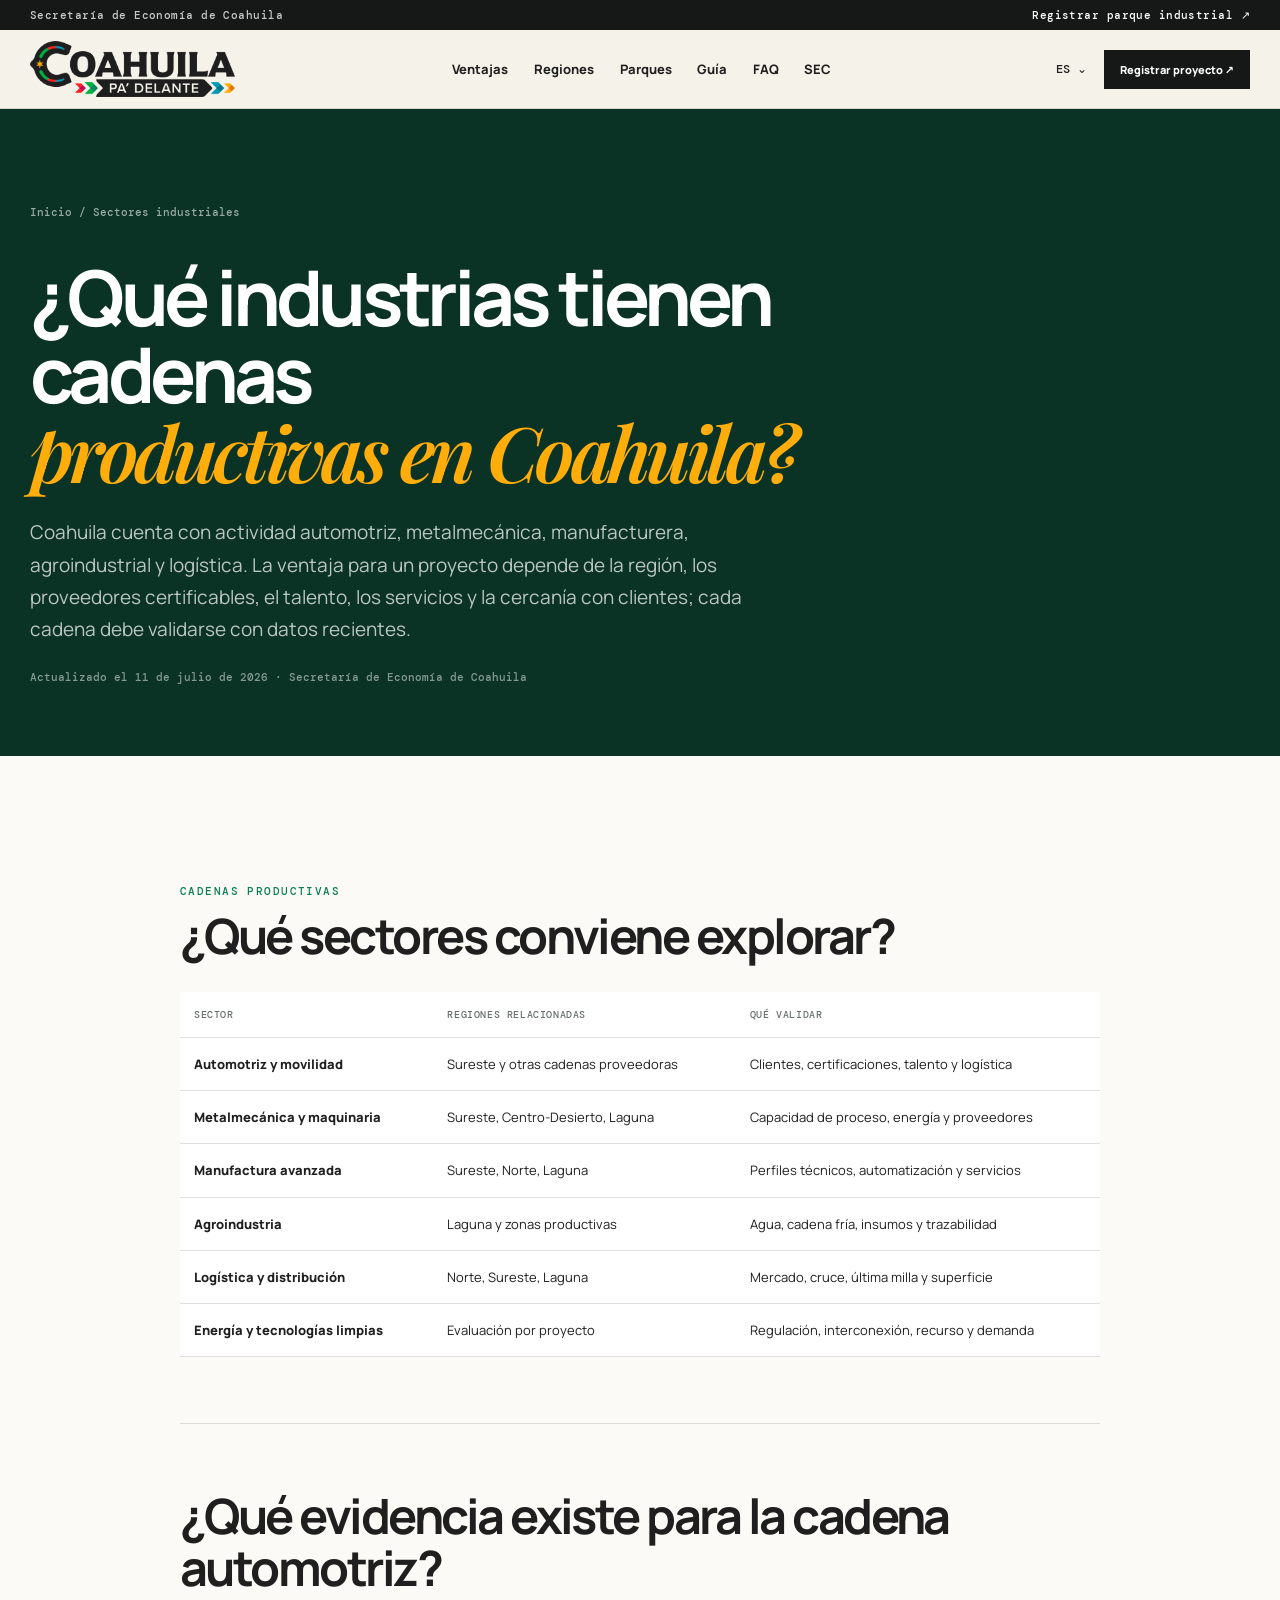
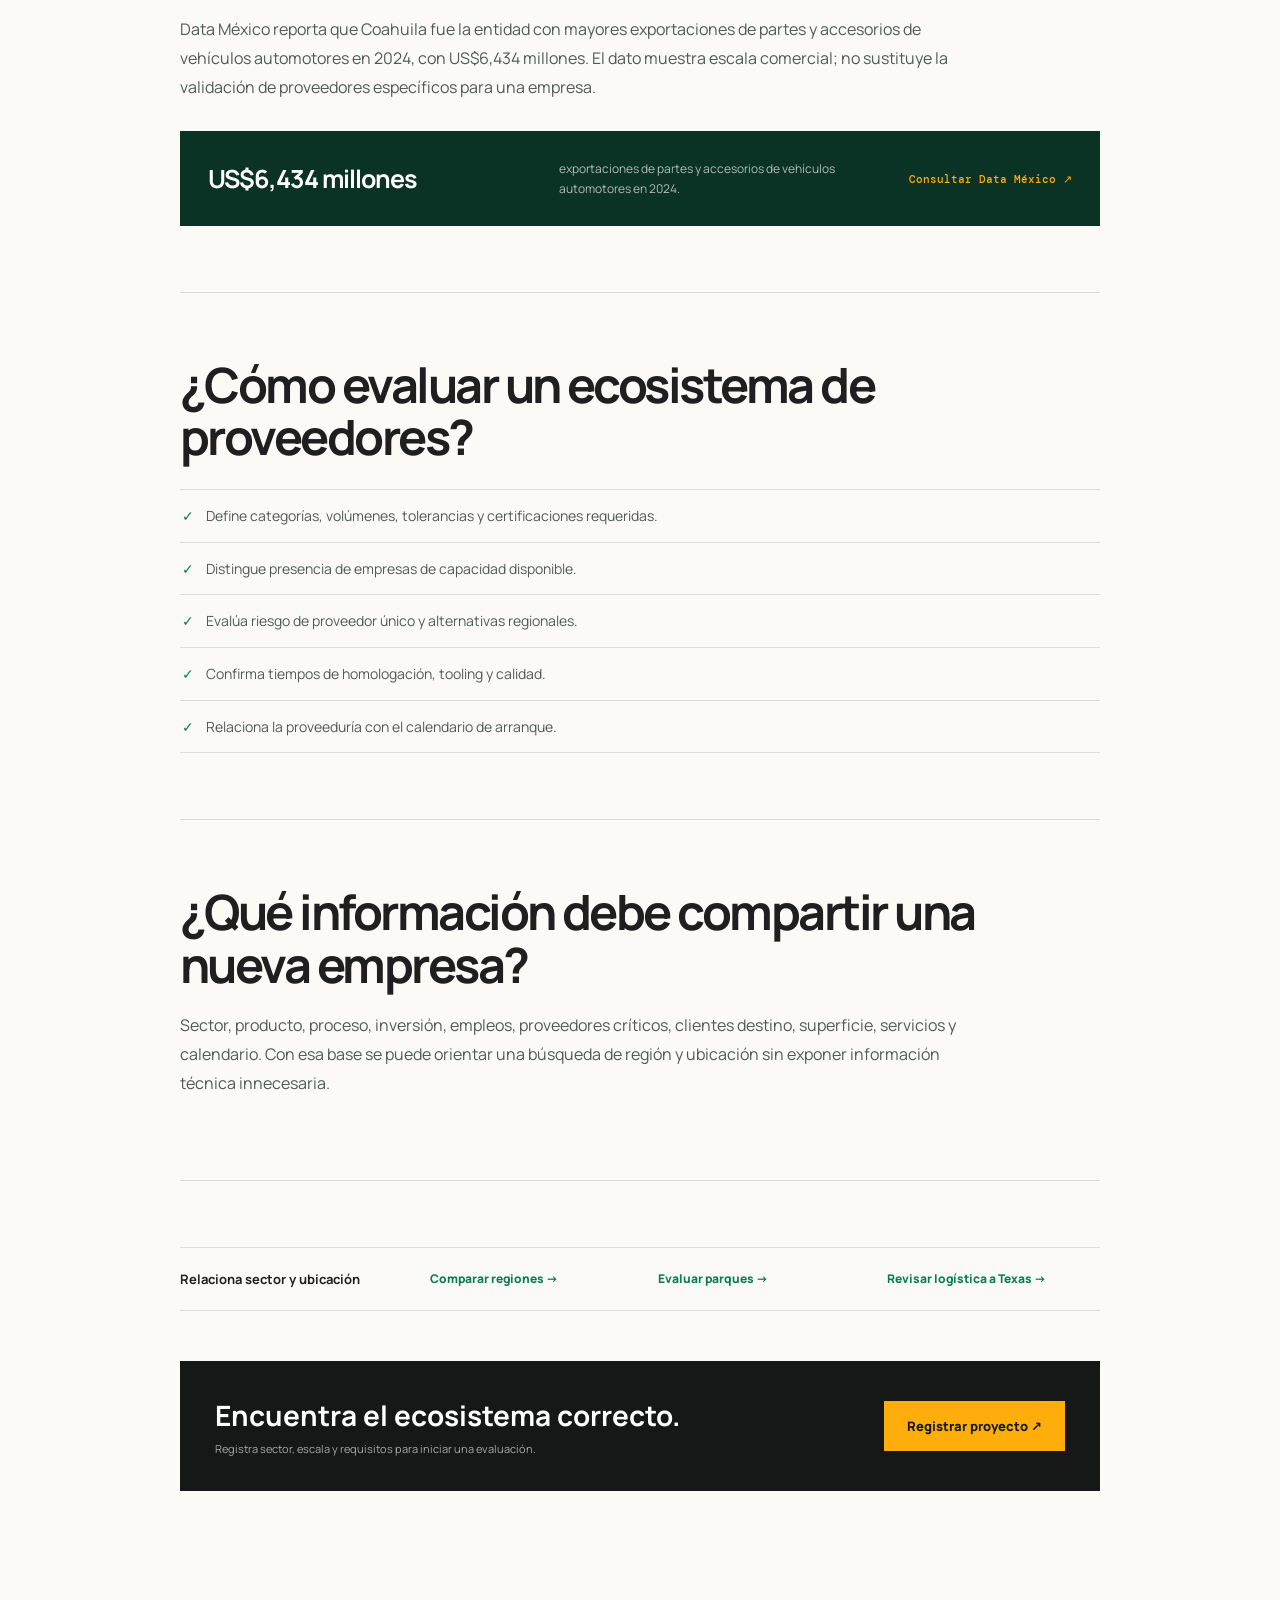
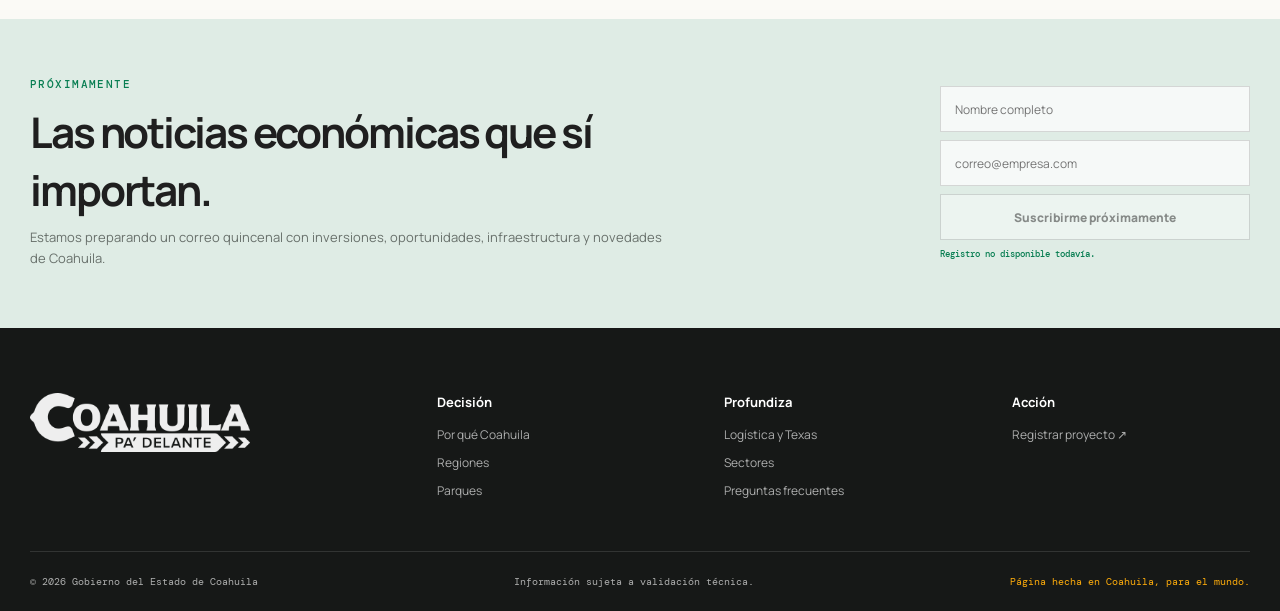
<file: sectores-industriales-coahuila.html>
<!doctype html><html lang="es-MX"><head>
  <meta charset="utf-8" /><meta name="viewport" content="width=device-width, initial-scale=1" />
  <title>Sectores industriales en Coahuila | Manufactura y proveedores</title>
  <meta name="description" content="Conoce los sectores industriales de Coahuila: automotriz, metalmecánica, manufactura, agroindustria, logística y energía." />
  <meta name="robots" content="index, follow, max-snippet:-1, max-image-preview:large" /><link rel="canonical" href="https://ricardolopezreyero.github.io/Suma_web/sectores-industriales-coahuila.html" />
  <meta property="og:type" content="article" /><meta property="og:locale" content="es_MX" /><meta property="og:site_name" content="Invierte en Coahuila" /><meta property="og:title" content="Sectores industriales en Coahuila" /><meta property="og:description" content="Cadenas productivas, regiones relacionadas y criterios para validar proveedores y talento." /><meta property="og:url" content="https://ricardolopezreyero.github.io/Suma_web/sectores-industriales-coahuila.html" /><meta property="og:image" content="https://ricardolopezreyero.github.io/Suma_web/assets/og-invierte-coahuila.jpg" />
  <link rel="icon" href="./assets/favicon.png" /><link rel="manifest" href="./site.webmanifest" /><link rel="preconnect" href="https://fonts.googleapis.com" /><link rel="preconnect" href="https://fonts.gstatic.com" crossorigin /><link href="https://fonts.googleapis.com/css2?family=DM+Mono:wght@400;500&family=Manrope:wght@400;500;600;700;800&family=Playfair+Display:ital,wght@0,600;1,600&display=swap" rel="stylesheet" /><link rel="stylesheet" href="./styles.css" />
  <script type="application/ld+json">{"@context":"https://schema.org","@graph":[{"@type":"Article","headline":"Sectores industriales en Coahuila","datePublished":"2026-07-11","dateModified":"2026-07-11","inLanguage":"es-MX","author":{"@type":"Organization","name":"Secretaría de Economía de Coahuila","url":"https://www.seccoahuila.gob.mx/"},"mainEntityOfPage":"https://ricardolopezreyero.github.io/Suma_web/sectores-industriales-coahuila.html"},{"@type":"BreadcrumbList","itemListElement":[{"@type":"ListItem","position":1,"name":"Inicio","item":"https://ricardolopezreyero.github.io/Suma_web/"},{"@type":"ListItem","position":2,"name":"Sectores industriales","item":"https://ricardolopezreyero.github.io/Suma_web/sectores-industriales-coahuila.html"}]}]}</script>
</head><body>
  <a class="skip-link" href="#contenido">Ir al contenido</a>
  <header class="site-header"><div class="utility-bar"><div class="shell utility-inner"><span>Secretaría de Economía de Coahuila</span><a href="https://registro.superleads.mx/suma/parques_industriales" target="_blank" rel="noreferrer">Registrar parque industrial ↗</a></div></div><div class="nav-shell shell"><a class="official-brand" href="./" aria-label="Inicio"><img src="./assets/logo-coahuila-oficial.png" width="2448" height="664" alt="Coahuila Pa' Delante" /></a><nav class="main-nav" id="main-nav"><a href="./por-que-invertir-en-coahuila.html">Ventajas</a><a href="./regiones-industriales-coahuila.html">Regiones</a><a href="./parques-industriales-coahuila.html">Parques</a><a href="./guia-de-inversion.html">Guía</a><a href="./preguntas-frecuentes.html">FAQ</a></nav><div class="nav-actions"><a class="button button-dark button-nav" href="https://registro.superleads.mx/suma/registro_inversionista" target="_blank" rel="noreferrer">Registrar proyecto ↗</a><button class="menu-button" id="menu-button" type="button" aria-label="Abrir menú" aria-expanded="false"><span></span><span></span></button></div></div></header>
  <main id="contenido"><article><header class="inner-hero"><div class="shell"><p class="breadcrumbs"><a href="./">Inicio</a> / Sectores industriales</p><h1>¿Qué industrias tienen cadenas<br /><em>productivas en Coahuila?</em></h1><p class="answer-lead">Coahuila cuenta con actividad automotriz, metalmecánica, manufacturera, agroindustrial y logística. La ventaja para un proyecto depende de la región, los proveedores certificables, el talento, los servicios y la cercanía con clientes; cada cadena debe validarse con datos recientes.</p><p class="editorial-meta">Actualizado el 11 de julio de 2026 · Secretaría de Economía de Coahuila</p></div></header>
    <div class="section"><div class="shell seo-article">
      <section><p class="section-label">Cadenas productivas</p><h2>¿Qué sectores conviene explorar?</h2><div class="evidence-table-wrap"><table class="evidence-table"><thead><tr><th>Sector</th><th>Regiones relacionadas</th><th>Qué validar</th></tr></thead><tbody><tr><td>Automotriz y movilidad</td><td>Sureste y otras cadenas proveedoras</td><td>Clientes, certificaciones, talento y logística</td></tr><tr><td>Metalmecánica y maquinaria</td><td>Sureste, Centro-Desierto, Laguna</td><td>Capacidad de proceso, energía y proveedores</td></tr><tr><td>Manufactura avanzada</td><td>Sureste, Norte, Laguna</td><td>Perfiles técnicos, automatización y servicios</td></tr><tr><td>Agroindustria</td><td>Laguna y zonas productivas</td><td>Agua, cadena fría, insumos y trazabilidad</td></tr><tr><td>Logística y distribución</td><td>Norte, Sureste, Laguna</td><td>Mercado, cruce, última milla y superficie</td></tr><tr><td>Energía y tecnologías limpias</td><td>Evaluación por proyecto</td><td>Regulación, interconexión, recurso y demanda</td></tr></tbody></table></div></section>
      <section><h2>¿Qué evidencia existe para la cadena automotriz?</h2><p>Data México reporta que Coahuila fue la entidad con mayores exportaciones de partes y accesorios de vehículos automotores en 2024, con US$6,434 millones. El dato muestra escala comercial; no sustituye la validación de proveedores específicos para una empresa.</p><div class="fact-highlight"><strong>US$6,434 millones</strong><span>exportaciones de partes y accesorios de vehículos automotores en 2024.</span><a href="https://www.economia.gob.mx/datamexico/es/profile/product/parts-and-accessories-of-motor-vehicles?exportsGeoSelector=2" target="_blank" rel="noreferrer">Consultar Data México ↗</a></div></section>
      <section><h2>¿Cómo evaluar un ecosistema de proveedores?</h2><ul class="article-list"><li>Define categorías, volúmenes, tolerancias y certificaciones requeridas.</li><li>Distingue presencia de empresas de capacidad disponible.</li><li>Evalúa riesgo de proveedor único y alternativas regionales.</li><li>Confirma tiempos de homologación, tooling y calidad.</li><li>Relaciona la proveeduría con el calendario de arranque.</li></ul></section>
      <section><h2>¿Qué información debe compartir una nueva empresa?</h2><p>Sector, producto, proceso, inversión, empleos, proveedores críticos, clientes destino, superficie, servicios y calendario. Con esa base se puede orientar una búsqueda de región y ubicación sin exponer información técnica innecesaria.</p></section>
      <nav class="related-links"><strong>Relaciona sector y ubicación</strong><a href="./regiones-industriales-coahuila.html">Comparar regiones →</a><a href="./parques-industriales-coahuila.html">Evaluar parques →</a><a href="./logistica-coahuila-texas.html">Revisar logística a Texas →</a></nav>
      <div class="inline-cta"><div><h2>Encuentra el ecosistema correcto.</h2><p>Registra sector, escala y requisitos para iniciar una evaluación.</p></div><a class="button button-primary" href="https://registro.superleads.mx/suma/registro_inversionista" target="_blank" rel="noreferrer">Registrar proyecto ↗</a></div>
    </div></div></article></main>
  <footer class="site-footer"><div class="shell footer-main"><img src="./assets/logo-coahuila-oficial.png" width="2448" height="664" alt="Coahuila Pa' Delante" /><div><strong>Decisión</strong><a href="./por-que-invertir-en-coahuila.html">Por qué Coahuila</a><a href="./regiones-industriales-coahuila.html">Regiones</a><a href="./parques-industriales-coahuila.html">Parques</a></div><div><strong>Profundiza</strong><a href="./logistica-coahuila-texas.html">Logística y Texas</a><a href="./sectores-industriales-coahuila.html">Sectores</a><a href="./preguntas-frecuentes.html">Preguntas frecuentes</a></div><div><strong>Acción</strong><a href="https://registro.superleads.mx/suma/registro_inversionista" target="_blank" rel="noreferrer">Registrar proyecto ↗</a></div></div><div class="shell footer-bottom"><span>© <span id="year"></span> Gobierno del Estado de Coahuila</span><span>Información sujeta a validación técnica.</span></div></footer>
  <div class="toast" id="toast" role="status" aria-live="polite"></div><script src="./app.js"></script>
</body></html>
</file>
<file: styles.css>
:root {
  --ink: #1f1f1f;
  --black: #161817;
  --green: #087e52;
  --green-dark: #0b3325;
  --green-soft: #dfece5;
  --red: #ff2c2c;
  --cyan: #079fbb;
  --gold: #ffad0b;
  --cream: #f5f2ea;
  --paper: #fbfaf6;
  --white: #fff;
  --muted: #68706b;
  --line: rgba(31,31,31,.14);
  --sans: "Manrope", system-ui, sans-serif;
  --serif: "Playfair Display", Georgia, serif;
  --mono: "DM Mono", monospace;
  --shell: min(1220px, calc(100% - 48px));
  --ease: cubic-bezier(.2,.72,.19,1);
}
/* RLR-014: Coahuila interface signature and responsive stability. */

* { box-sizing: border-box; }
html { scroll-behavior: smooth; scroll-padding-top: 110px; }
body { margin: 0; color: var(--ink); background: var(--paper); font-family: var(--sans); -webkit-font-smoothing: antialiased; }
body.menu-open { overflow: hidden; }
a { color: inherit; text-decoration: none; }
button, input, select { font: inherit; }
button { cursor: pointer; }
img { display: block; max-width: 100%; }
.shell { width: var(--shell); margin-inline: auto; }
.skip-link { position: fixed; top: -70px; left: 16px; z-index: 200; padding: 12px 16px; background: var(--gold); color: var(--black); font-weight: 800; transition: top .2s; }
.skip-link:focus { top: 16px; }

.site-header { position: relative; z-index: 50; background: rgba(245,242,234,.98); border-bottom: 1px solid var(--line); }
.site-header.is-fixed { position: relative; box-shadow: none; animation: none; }
.utility-bar { background: var(--black); color: rgba(255,255,255,.76); }
.utility-inner { min-height: 30px; display: flex; align-items: center; justify-content: space-between; gap: 20px; font: 500 9px var(--mono); letter-spacing: .04em; }
.utility-inner a { color: #fff; }
.utility-inner a:hover { color: var(--gold); }
.nav-shell { min-height: 78px; display: flex; align-items: center; gap: 32px; }
.official-brand { width: 205px; height: 58px; flex: none; display: flex; align-items: center; overflow: hidden; }
.official-brand img { display: block; width: 100%; height: auto !important; max-height: 58px; object-fit: contain; object-position: left center; }
.main-nav { display: flex; align-items: center; gap: clamp(15px,2vw,30px); margin-left: auto; }
.main-nav a { padding-block: 28px; font-size: 11px; font-weight: 750; }
.main-nav a:hover, .main-nav a[aria-current="page"] { color: var(--green); }
.nav-actions { display: flex; align-items: center; gap: 10px; margin-left: auto; }
.language-wrap { position: relative; }
.language-button { padding: 10px 7px; border: 0; background: transparent; color: var(--ink); font: 500 10px var(--mono); }
.language-menu { position: absolute; top: calc(100% + 12px); right: 0; width: 215px; padding: 6px; background: #fff; border: 1px solid var(--line); box-shadow: 0 18px 50px rgba(20,29,24,.14); }
.language-menu button { width: 100%; display: flex; justify-content: space-between; padding: 11px; border: 0; background: transparent; color: var(--ink); text-align: left; font-size: 12px; }
.language-menu button:hover { background: var(--cream); }
.language-menu small { color: var(--muted); font-size: 9px; }
.button { min-height: 50px; padding: 0 22px; border: 1px solid transparent; display: inline-flex; align-items: center; justify-content: center; gap: 18px; font-size: 11px; font-weight: 800; transition: transform .2s var(--ease), box-shadow .2s var(--ease), background .2s; }
.button:hover { transform: translateY(-2px); }
.button-dark { color: #fff; background: var(--black); }
.button-dark:hover { box-shadow: 0 10px 22px rgba(0,0,0,.2); }
.button-primary { color: var(--black); background: var(--gold); }
.button-primary:hover { background: #ffc13c; box-shadow: 0 10px 24px rgba(255,173,11,.24); }
.button-light { background: #fff; color: var(--black); }
.button-ghost { border-color: rgba(255,255,255,.48); color: #fff; background: transparent; }
.button-nav { min-height: 39px; padding-inline: 15px; font-size: 9px; }
.menu-button { display: none; width: 42px; height: 42px; border: 0; background: transparent; }
.menu-button span { display: block; width: 24px; height: 1px; margin: 6px auto; background: var(--ink); }

.hero-simple { min-height: 690px; position: relative; display: grid; overflow: hidden; color: #fff; background-color: var(--green-dark); background-image: url('./assets/hero-coahuila-real.webp'); background-position: center 55%; background-size: cover; }
.hero-photo { position: absolute; inset: 0; z-index: 0; display: block; visibility: visible; opacity: 1; width: 100%; height: 100%; object-fit: cover; object-position: center 55%; animation: heroMove 16s ease-in-out infinite alternate; }
.hero-overlay { position: absolute; inset: 0; background: linear-gradient(90deg, rgba(10,27,20,.94), rgba(10,36,26,.65) 48%, rgba(10,36,26,.12) 85%), linear-gradient(0deg, rgba(6,23,17,.45), transparent 52%); }
.hero-simple-content { position: relative; z-index: 1; align-self: center; padding: 82px 0 46px; }
.eyebrow, .section-label { margin: 0; text-transform: uppercase; color: var(--green); font: 500 9px var(--mono); letter-spacing: .13em; }
.eyebrow { display: flex; align-items: center; gap: 10px; }
.eyebrow span { width: 27px; height: 1px; background: currentColor; }
.eyebrow.light, .section-label.light { color: rgba(255,255,255,.72); }
.hero-simple h1 { max-width: 850px; margin: 22px 0; font-size: clamp(48px,6.5vw,88px); line-height: .98; letter-spacing: -.06em; }
.hero-simple h1 em, h2 em { color: var(--gold); font-family: var(--serif); font-weight: 600; }
.hero-simple-content > p:not(.eyebrow) { max-width: 600px; margin: 0 0 30px; color: rgba(255,255,255,.82); font-size: clamp(15px,1.4vw,18px); line-height: 1.65; }
.hero-actions { display: flex; flex-wrap: wrap; gap: 12px; }
.hero-proof { max-width: 760px; margin-top: 65px; padding-top: 22px; border-top: 1px solid rgba(255,255,255,.3); display: grid; grid-template-columns: repeat(3,1fr); gap: 25px; }
.hero-proof span { color: rgba(255,255,255,.68); font-size: 10px; }
.hero-proof strong { display: block; margin-bottom: 5px; color: #fff; font-size: 18px; }

.section { padding: clamp(78px,10vw,132px) 0; }
.section-heading { margin-bottom: 45px; }
.section-heading h2 { margin: 14px 0 0; font-size: clamp(35px,4.4vw,60px); line-height: 1.04; letter-spacing: -.055em; }
.section-heading.compact { max-width: 720px; }
.section-heading.split { display: flex; align-items: flex-end; align-items: end; justify-content: space-between; gap: 50px; }
.section-heading.split > p { max-width: 350px; margin: 0 0 6px; color: var(--muted); font-size: 13px; line-height: 1.7; }
.value-section { background: var(--paper); }
.value-grid { display: grid; grid-template-columns: repeat(4,1fr); border-top: 1px solid var(--line); }
.value-grid article { min-height: 235px; padding: 25px 24px 25px 0; border-right: 1px solid var(--line); }
.value-grid article:not(:first-child) { padding-left: 24px; }
.value-grid article:last-child { border-right: 0; }
.value-grid span, .process-grid span { color: var(--green); font: 500 9px var(--mono); }
.value-grid h3 { margin: 48px 0 11px; font-size: 18px; letter-spacing: -.035em; }
.value-grid p { margin: 0; color: var(--muted); font-size: 12px; line-height: 1.65; }
.numbers-bar { margin-top: 28px; display: grid; grid-template-columns: repeat(3,1fr) auto; align-items: center; gap: 24px; padding: 22px 25px; color: #fff; background: var(--black); }
.numbers-bar article { display: grid; gap: 2px; }
.numbers-bar strong { font-size: 18px; }.numbers-bar span { color: rgba(255,255,255,.6); font-size: 9px; }.numbers-bar a { color: var(--gold); font: 500 9px var(--mono); }

.regions-section { color: #fff; background: var(--green-dark); }
.regions-section .section-heading h2 { color: #fff; }
.regions-section .section-heading > p { color: rgba(255,255,255,.62); }
.region-list { border-top: 1px solid rgba(255,255,255,.18); }
.region-list article { min-height: 105px; display: grid; grid-template-columns: 70px 1fr minmax(230px, .7fr); align-items: center; gap: 20px; border-bottom: 1px solid rgba(255,255,255,.18); transition: padding .22s var(--ease), background .22s; }
.region-list article:hover { padding-inline: 16px; background: rgba(255,255,255,.055); }
.region-list article > span { color: var(--gold); font: 500 10px var(--mono); }
.region-list h3 { margin: 0 0 5px; font-size: 21px; letter-spacing: -.04em; }.region-list p { margin: 0; color: rgba(255,255,255,.64); font-size: 11px; }.region-list small { color: rgba(255,255,255,.68); font-size: 10px; line-height: 1.5; }
.regions-cta { margin-top: 34px; display: flex; align-items: center; justify-content: space-between; gap: 20px; }.regions-cta p { margin: 0; color: rgba(255,255,255,.72); font-size: 12px; }

.process-section { background: var(--cream); }
.process-grid { display: grid; grid-template-columns: repeat(4,1fr); margin: 0; padding: 0; list-style: none; border-top: 1px solid var(--line); }
.process-grid li { min-height: 210px; padding: 24px 22px 0 0; border-right: 1px solid var(--line); }
.process-grid li:not(:first-child) { padding-left: 22px; }.process-grid li:last-child { border-right: 0; }
.process-grid h3 { margin: 43px 0 10px; font-size: 17px; }.process-grid p { margin: 0; color: var(--muted); font-size: 11px; line-height: 1.6; }

.decision-section { background: var(--paper); }
.decision-grid { display: grid; grid-template-columns: repeat(3,1fr); gap: 14px; }
.decision-card { min-height: 340px; padding: 31px; display: flex; flex-direction: column; border: 1px solid var(--line); transition: transform .25s var(--ease), box-shadow .25s var(--ease); }
.decision-card:hover { transform: translateY(-6px); box-shadow: 0 24px 55px rgba(21,37,28,.1); }
.decision-card > span { color: var(--green); font: 500 9px var(--mono); text-transform: uppercase; letter-spacing: .1em; }.decision-card h3 { max-width: 270px; margin: 70px 0 12px; font-size: 26px; letter-spacing: -.045em; }.decision-card p { max-width: 310px; margin: 0; color: var(--muted); font-size: 12px; line-height: 1.65; }.decision-card b { margin-top: auto; color: var(--green); font-size: 11px; }.faq-card { background: var(--green-soft); }.register-card { color: #fff; background: var(--black); }.register-card > span,.register-card b { color: var(--gold); }.register-card p { color: rgba(255,255,255,.65); }
.topic-index { margin-top: 28px; display: grid; grid-template-columns: repeat(5,1fr); border-top: 1px solid var(--line); }.topic-index a { min-height: 78px; padding: 18px 14px; border-right: 1px solid var(--line); display: grid; align-content: center; gap: 8px; font-size: 10px; font-weight: 800; line-height: 1.4; }.topic-index a:last-child { border-right: 0; }.topic-index span { color: var(--green); font: 500 8px var(--mono); }.topic-index a:hover { color: var(--green); background: var(--cream); }

.park-section { padding-top: 0; }.park-card { min-height: 330px; padding: clamp(34px,6vw,72px); display: flex; align-items: flex-end; align-items: end; justify-content: space-between; gap: 50px; color: #fff; background: linear-gradient(110deg, rgba(9,47,34,.97), rgba(9,47,34,.78)), url("./assets/parques-industriales-coahuila.webp") center/cover; }.park-card h2 { margin: 15px 0 12px; font-size: clamp(36px,4vw,58px); letter-spacing: -.055em; }.park-card p:not(.section-label) { max-width: 610px; margin: 0; color: rgba(255,255,255,.7); font-size: 13px; line-height: 1.65; }
.final-cta { text-align: center; background: var(--cream); }.final-cta-inner { display: grid; justify-items: center; }.final-cta h2 { margin: 24px 0 14px; font-size: clamp(36px,4.8vw,64px); letter-spacing: -.06em; }.final-cta-inner > p:not(.eyebrow) { max-width: 550px; margin: 0 0 27px; color: var(--muted); font-size: 13px; line-height: 1.7; }

.site-footer { padding-top: 65px; color: rgba(255,255,255,.65); background: var(--black); }
.footer-main { display: grid; grid-template-columns: 1.5fr repeat(3,1fr); gap: 50px; padding-bottom: 52px; }.footer-main > img { width: 220px; height: auto !important; max-height: 60px; object-fit: contain; object-position: left center; filter: brightness(0) invert(1); opacity: .93; }.footer-main > div { display: grid; align-content: start; gap: 11px; font-size: 10px; }.footer-main strong { margin-bottom: 4px; color: #fff; font-size: 11px; }.footer-main a:hover { color: var(--gold); }.footer-bottom { min-height: 60px; border-top: 1px solid rgba(255,255,255,.12); display: flex; align-items: center; justify-content: space-between; gap: 20px; font: 9px var(--mono); }
.footer-signature { color: var(--gold); }

.chat-widget { position: fixed; right: 22px; bottom: 22px; z-index: 80; }.chat-launcher { min-height: 50px; padding: 0 17px 0 10px; display: flex; align-items: center; gap: 9px; border: 0; border-radius: 999px; color: #fff; background: var(--green); box-shadow: 0 14px 34px rgba(8,57,40,.28); }.chat-launcher span { width: 31px; height: 31px; display: grid; place-items: center; border-radius: 50%; color: var(--black); background: var(--gold); }.chat-launcher b { font-size: 10px; }.chat-panel { position: absolute; right: 0; bottom: 62px; width: min(340px,calc(100vw - 30px)); padding: 20px; color: var(--ink); background: #fff; border: 1px solid var(--line); box-shadow: 0 24px 70px rgba(13,30,21,.22); }.chat-panel header { display: flex; align-items: start; justify-content: space-between; gap: 16px; }.chat-panel header div { display: grid; gap: 4px; }.chat-panel small { color: var(--green); font: 500 8px var(--mono); text-transform: uppercase; }.chat-panel strong { font-size: 17px; }.chat-panel header button { border: 0; background: transparent; font-size: 23px; line-height: 1; }.chat-panel > p { margin: 17px 0; color: var(--muted); font-size: 11px; line-height: 1.6; }.chat-panel > a { display: block; padding: 11px 0; border-top: 1px solid var(--line); color: var(--green); font-size: 10px; font-weight: 800; }
.newsletter { padding: 58px 0; background: var(--green-soft); }.newsletter-card { display: flex; align-items: center; justify-content: space-between; gap: 35px; }.newsletter-copy { max-width: 650px; }.newsletter-copy h2 { margin: 12px 0 8px; font-size: clamp(28px,3.3vw,44px); letter-spacing: -.05em; }.newsletter-copy p:not(.section-label) { margin: 0; color: var(--muted); font-size: 13px; line-height: 1.65; }.newsletter-form { min-width: 310px; display: grid; gap: 8px; }.newsletter-form input,.newsletter-form button { min-height: 46px; padding: 0 14px; border: 1px solid rgba(31,31,31,.16); background: rgba(255,255,255,.72); color: var(--muted); font-size: 12px; }.newsletter-form button { color: rgba(31,31,31,.5); background: rgba(255,255,255,.4); font-weight: 800; cursor: not-allowed; }.newsletter-form small { color: var(--green); font: 500 9px var(--mono); }
.toast { position: fixed; left: 50%; bottom: 20px; z-index: 100; max-width: calc(100% - 30px); padding: 13px 18px; color: #fff; background: var(--black); font-size: 11px; opacity: 0; pointer-events: none; transform: translate(-50%,12px); transition: .25s var(--ease); }.toast.show { opacity: 1; transform: translate(-50%,0); }

/* Inner pages */
.inner-hero { padding: 85px 0 72px; color: #fff; background: var(--green-dark); }.inner-hero .breadcrumbs { margin-bottom: 40px; color: rgba(255,255,255,.58); font: 500 9px var(--mono); }.inner-hero .breadcrumbs a:hover { color: var(--gold); }.inner-hero h1 { max-width: 900px; margin: 0; font-size: clamp(46px,6vw,82px); line-height: 1; letter-spacing: -.06em; }.inner-hero h1 em { color: var(--gold); font-family: var(--serif); font-weight: 600; }.inner-hero > .shell > p:not(.breadcrumbs) { max-width: 650px; margin: 24px 0 0; color: rgba(255,255,255,.72); font-size: 15px; line-height: 1.7; }
.page-layout { display: grid; grid-template-columns: 250px 1fr; gap: 75px; align-items: start; }.page-aside { position: sticky; top: 130px; }.page-aside strong { display: block; margin-bottom: 12px; font-size: 11px; }.page-aside a { display: block; padding: 10px 0; border-bottom: 1px solid var(--line); color: var(--muted); font-size: 10px; }.page-aside a:hover { color: var(--green); }.content-block { padding: 0 0 65px; margin-bottom: 65px; border-bottom: 1px solid var(--line); }.content-block:last-child { margin-bottom: 0; border-bottom: 0; }.content-block h2 { margin: 0 0 22px; font-size: clamp(30px,3vw,43px); letter-spacing: -.05em; }.content-block > p { max-width: 760px; color: var(--muted); font-size: 13px; line-height: 1.75; }.plain-grid { display: grid; grid-template-columns: repeat(2,1fr); gap: 12px; margin-top: 28px; }.plain-card { min-height: 170px; padding: 23px; border: 1px solid var(--line); background: #fff; }.plain-card span { color: var(--green); font: 500 9px var(--mono); }.plain-card h3 { margin: 27px 0 8px; font-size: 16px; }.plain-card p { margin: 0; color: var(--muted); font-size: 11px; line-height: 1.6; }
.checklist { margin: 28px 0 0; padding: 0; list-style: none; }.checklist label { min-height: 62px; display: grid; grid-template-columns: 25px 1fr auto; align-items: center; gap: 12px; border-bottom: 1px solid var(--line); font-size: 12px; font-weight: 700; }.checklist input { width: 17px; height: 17px; accent-color: var(--green); }.checklist small { color: var(--muted); font: 500 8px var(--mono); }.check-progress { margin-top: 22px; display: flex; align-items: center; gap: 13px; }.check-progress i { width: 180px; height: 5px; overflow: hidden; background: #ddd; }.check-progress i span { display: block; width: 0; height: 100%; background: var(--green); transition: width .25s; }.check-progress b { font: 500 9px var(--mono); }
.compare-table { width: 100%; border-collapse: collapse; margin-top: 25px; font-size: 10px; }.compare-table th,.compare-table td { padding: 15px 12px; text-align: left; border-bottom: 1px solid var(--line); }.compare-table th { color: var(--muted); font: 500 8px var(--mono); text-transform: uppercase; }.compare-table td:first-child { font-weight: 800; }
.faq-tools { padding: 34px 0; background: var(--cream); border-bottom: 1px solid var(--line); }.faq-search { display: grid; grid-template-columns: 1fr auto; gap: 12px; }.faq-search input { min-height: 54px; padding: 0 18px; border: 1px solid var(--line); background: #fff; outline: none; }.faq-search input:focus { border-color: var(--green); }.faq-count { align-self: center; color: var(--muted); font: 500 9px var(--mono); }.faq-categories { display: flex; flex-wrap: wrap; gap: 7px; margin-top: 14px; }.faq-categories button { padding: 8px 12px; border: 1px solid var(--line); background: transparent; font-size: 9px; font-weight: 700; }.faq-categories button.active { color: #fff; border-color: var(--green); background: var(--green); }.faq-group { margin-bottom: 60px; }.faq-group h2 { margin: 0 0 17px; font-size: 28px; letter-spacing: -.04em; }.faq-item { border-top: 1px solid var(--line); }.faq-item:last-child { border-bottom: 1px solid var(--line); }.faq-item summary { min-height: 67px; display: flex; align-items: center; justify-content: space-between; gap: 30px; cursor: pointer; list-style: none; font-size: 12px; font-weight: 800; }.faq-item summary::-webkit-details-marker { display: none; }.faq-item summary::after { content: "+"; color: var(--green); font-size: 19px; font-weight: 400; }.faq-item[open] summary::after { content: "−"; }.faq-answer { max-width: 820px; padding: 0 42px 24px 0; color: var(--muted); font-size: 12px; line-height: 1.75; }.faq-answer a { color: var(--green); text-decoration: underline; }.faq-empty { padding: 50px 0; color: var(--muted); text-align: center; }
.inline-cta { padding: 35px; display: flex; align-items: center; justify-content: space-between; gap: 30px; color: #fff; background: var(--black); }.inline-cta h2 { margin: 0 0 7px; font-size: 28px; }.inline-cta p { margin: 0; color: rgba(255,255,255,.62); font-size: 11px; }

/* Search-focused editorial pages */
.answer-lead { max-width: 760px!important; font-size: clamp(15px,1.6vw,19px)!important; line-height: 1.7!important; }
.editorial-meta { margin-top: 24px!important; color: rgba(255,255,255,.5)!important; font: 500 9px var(--mono)!important; }
.seo-article { max-width: 920px; }
.seo-article > section { padding-bottom: 66px; margin-bottom: 66px; border-bottom: 1px solid var(--line); }
.seo-article > section h2 { margin: 12px 0 20px; font-size: clamp(30px,3.8vw,49px); line-height: 1.08; letter-spacing: -.052em; }
.seo-article > section > p:not(.section-label):not(.source-note) { max-width: 790px; color: #4f5b54; font-size: 14px; line-height: 1.8; }
.evidence-table-wrap { overflow-x: auto; margin-top: 30px; }
.evidence-table { width: 100%; min-width: 680px; border-collapse: collapse; background: #fff; }
.evidence-table th,.evidence-table td { padding: 16px 14px; border-bottom: 1px solid var(--line); text-align: left; vertical-align: top; }
.evidence-table th { color: var(--muted); font: 500 8px var(--mono); text-transform: uppercase; letter-spacing: .06em; }
.evidence-table td { font-size: 11px; line-height: 1.55; }.evidence-table td:first-child { font-weight: 800; }
.source-note { margin: 14px 0 0; color: var(--muted); font: 500 9px/1.6 var(--mono); }.source-note a { color: var(--green); text-decoration: underline; }
.article-list { display: grid; gap: 0; margin: 25px 0 0; padding: 0; list-style: none; border-top: 1px solid var(--line); }.article-list li { padding: 15px 0 15px 26px; position: relative; border-bottom: 1px solid var(--line); color: #4f5b54; font-size: 12px; line-height: 1.55; }.article-list li::before { content: "✓"; position: absolute; left: 2px; color: var(--green); font-weight: 800; }
.article-steps { display: grid; grid-template-columns: repeat(4,1fr); margin: 28px 0 0; padding: 0; list-style: none; border-top: 1px solid var(--line); }.article-steps li { min-height: 130px; padding: 18px; border-right: 1px solid var(--line); }.article-steps li:last-child { border-right: 0; }.article-steps b { display: block; color: var(--green); font: 500 9px var(--mono); }.article-steps span { display: block; margin-top: 30px; font-size: 11px; line-height: 1.55; }
.related-links { display: grid; grid-template-columns: 1.1fr repeat(3,1fr); align-items: center; gap: 15px; margin: 0 0 50px; padding: 22px 0; border-block: 1px solid var(--line); }.related-links strong { font-size: 11px; }.related-links a { color: var(--green); font-size: 10px; font-weight: 800; line-height: 1.5; }
.fact-highlight { margin-top: 30px; padding: 28px; display: grid; grid-template-columns: 1fr 1fr auto; align-items: center; gap: 25px; color: #fff; background: var(--green-dark); }.fact-highlight strong { font-size: 25px; letter-spacing: -.04em; }.fact-highlight span { color: rgba(255,255,255,.67); font-size: 10px; line-height: 1.6; }.fact-highlight a { color: var(--gold); font: 500 9px var(--mono); }
.dual-cta { display: grid; grid-template-columns: 1fr 1fr; gap: 12px; margin-top: 28px; }.dual-cta article { padding: 30px; border: 1px solid var(--line); background: #fff; }.dual-cta article:last-child { background: var(--cream); }.dual-cta h3 { margin: 16px 0 8px; font-size: 22px; }.dual-cta article > p:not(.section-label) { min-height: 38px; margin: 0 0 24px; color: var(--muted); font-size: 11px; line-height: 1.6; }
.metric-row { display: grid; grid-template-columns: repeat(4,1fr); margin-top: 30px; border-block: 1px solid var(--line); }.metric-row article { min-height: 130px; padding: 22px 18px; border-right: 1px solid var(--line); }.metric-row article:last-child { border-right: 0; }.metric-row strong { display: block; font-size: 25px; letter-spacing: -.05em; }.metric-row span { display: block; margin-top: 8px; color: var(--muted); font-size: 10px; line-height: 1.5; }

.error-page { min-height: 100vh; display: grid; place-items: center; padding: 40px 0; background: var(--cream); }.error-page .shell { max-width: 720px; }.error-page img { width: 260px; margin-bottom: 70px; }.error-page h1 { margin: 15px 0; font-size: clamp(46px,7vw,82px); letter-spacing: -.065em; }.error-page p:not(.section-label) { max-width: 520px; color: var(--muted); line-height: 1.7; }.error-page .hero-actions { margin-top: 28px; }
.reveal { opacity: 1; transform: none; }
:focus-visible { outline: 3px solid var(--gold); outline-offset: 4px; }
@keyframes heroMove { to { transform: scale(1.06) translateX(1%); } }

@media (max-width: 960px) {
  :root { --shell: min(760px, calc(100% - 36px)); }
  .utility-bar { display: none; }.nav-shell { min-height: 70px; }.official-brand { width: 175px; height: 50px; }.official-brand img { max-height: 50px; }
  .main-nav { position: fixed; inset: 70px 0 auto; display: none; padding: 22px 18px 28px; background: var(--cream); border-bottom: 1px solid var(--line); box-shadow: 0 18px 30px rgba(15,30,21,.12); }.main-nav.is-open { display: grid; gap: 0; }.main-nav a { padding: 14px 0; border-bottom: 1px solid var(--line); font-size: 12px; }.menu-button { display: block; margin-left: 5px; }.button-nav { display: none; }
  .value-grid { grid-template-columns: repeat(2,1fr); }.value-grid article:nth-child(2) { border-right: 0; }.value-grid article:nth-child(3) { padding-left: 0; border-top: 1px solid var(--line); }.value-grid article:nth-child(4) { border-top: 1px solid var(--line); }
  .numbers-bar { grid-template-columns: repeat(3,1fr); }.numbers-bar a { grid-column: 1/-1; }
  .decision-grid { grid-template-columns: 1fr; }.decision-card { min-height: 260px; }.decision-card h3 { margin-top: 45px; }
  .topic-index { grid-template-columns: repeat(2,1fr); }.topic-index a { border-bottom: 1px solid var(--line); }.topic-index a:nth-child(2n) { border-right: 0; }
  .footer-main { grid-template-columns: 1.3fr 1fr 1fr; }.footer-main > div:last-child { grid-column: 2; }
  .page-layout { grid-template-columns: 1fr; gap: 40px; }.page-aside { position: static; display: none; }
}

@media (max-width: 660px) {
  :root { --shell: calc(100% - 30px); }.official-brand { width: 150px; height: 44px; }.official-brand img { max-height: 44px; }.language-button { padding-inline: 4px; }
  .hero-simple { min-height: 650px; }.hero-simple h1 { font-size: 49px; }.hero-simple-content { padding-top: 65px; }.hero-simple-content > p:not(.eyebrow) { font-size: 14px; }.hero-actions { display: grid; justify-items: stretch; }.hero-proof { margin-top: 42px; grid-template-columns: 1fr; gap: 12px; }.hero-proof span { display: flex; align-items: baseline; gap: 8px; }.hero-proof strong { display: inline; }
  .section { padding: 72px 0; }.section-heading.split { display: grid; gap: 20px; }.value-grid { grid-template-columns: 1fr; }.value-grid article,.value-grid article:not(:first-child),.value-grid article:nth-child(3) { min-height: 190px; padding: 22px 0; border-right: 0; border-top: 1px solid var(--line); }.value-grid h3 { margin-top: 32px; }.numbers-bar { grid-template-columns: 1fr 1fr; }.numbers-bar article:nth-child(3),.numbers-bar a { grid-column: 1/-1; }
  .region-list article { grid-template-columns: 35px 1fr; padding: 18px 0; }.region-list small { grid-column: 2; }.regions-cta,.park-card,.inline-cta { display: grid; align-items: flex-start; align-items: start; }.process-grid { grid-template-columns: 1fr 1fr; }.process-grid li:nth-child(2) { border-right: 0; }.process-grid li:nth-child(3) { padding-left: 0; border-top: 1px solid var(--line); }.process-grid li:nth-child(4) { border-top: 1px solid var(--line); }.park-card { min-height: 410px; align-content: end; }.newsletter-card { display: grid; gap: 25px; }.newsletter-form { min-width: 0; width: 100%; }.footer-main { grid-template-columns: 1fr 1fr; }.footer-main > img { grid-column: 1/-1; }.footer-main > div:last-child { grid-column: auto; }.footer-bottom { padding: 17px 0; display: grid; }.chat-widget { right: 14px; bottom: 14px; }.chat-launcher b { display: none; }.chat-launcher { width: 50px; padding: 0 9px; }
  .inner-hero { padding: 55px 0; }.inner-hero h1 { font-size: 46px; }.plain-grid { grid-template-columns: 1fr; }.checklist label { grid-template-columns: 25px 1fr; padding: 12px 0; }.checklist small { grid-column: 2; }.compare-wrap { overflow-x: auto; }.compare-table { min-width: 620px; }.faq-search { grid-template-columns: 1fr; }.inline-cta { padding: 27px; }
  .seo-article > section { padding-bottom: 48px; margin-bottom: 48px; }.related-links { grid-template-columns: 1fr; }.article-steps { grid-template-columns: 1fr 1fr; }.article-steps li:nth-child(2) { border-right: 0; }.article-steps li:nth-child(n+3) { border-top: 1px solid var(--line); }.fact-highlight { grid-template-columns: 1fr; }.dual-cta { grid-template-columns: 1fr; }.metric-row { grid-template-columns: 1fr 1fr; }.metric-row article:nth-child(2) { border-right: 0; }.metric-row article:nth-child(n+3) { border-top: 1px solid var(--line); }
}

/* RLR-019: acción de IA dentro del asistente de inversión. */
.chat-panel > .chat-ai-link { display: block; width: 100%; padding: 11px 0; border: 0; border-top: 1px solid var(--line); color: var(--green); background: transparent; text-align: left; font-size: 12px; font-weight: 800; }
.chat-panel > .chat-ai-link:hover { color: var(--gold); }

@media (prefers-reduced-motion: reduce) { *,*::before,*::after { scroll-behavior: auto!important; animation-duration: .01ms!important; transition-duration: .01ms!important; } }

/* Readability pass: tuned for a 15-inch laptop at 100% zoom. */
.utility-inner { font-size: 11px; }
.main-nav a { font-size: 13px; }
.language-button { font-size: 12px; }.language-menu button { font-size: 14px; }.language-menu small { font-size: 11px; }
.button { font-size: 13px; }.button-nav { font-size: 11px; }
.eyebrow, .section-label { font-size: 11px; }
.hero-simple-content > p:not(.eyebrow) { font-size: clamp(18px,1.55vw,21px); }.hero-proof span { font-size: 13px; }.hero-proof strong { font-size: 30px; }
.section-heading.split > p { font-size: 15px; }.value-grid span, .process-grid span { font-size: 11px; }.value-grid h3 { font-size: 22px; }.value-grid p { font-size: 15px; }
.numbers-bar strong { font-size: 30px; }.numbers-bar span { font-size: 13px; }.numbers-bar a { font-size: 12px; }
.region-list article > span { font-size: 12px; }.region-list h3 { font-size: 26px; }.region-list p { font-size: 14px; }.region-list small { font-size: 12px; }.regions-cta p { font-size: 14px; }
.process-grid h3 { font-size: 20px; }.process-grid p { font-size: 14px; }
.decision-card > span { font-size: 11px; }.decision-card h3 { font-size: 31px; }.decision-card p { font-size: 15px; }.decision-card b { font-size: 13px; }.topic-index a { font-size: 12px; }.topic-index span { font-size: 10px; }
.park-card p:not(.section-label), .final-cta-inner > p:not(.eyebrow) { font-size: 15px; }.footer-main > div { font-size: 12px; }.footer-main strong { font-size: 13px; }.footer-bottom { font-size: 10px; }
.chat-launcher b { font-size: 12px; }.chat-panel > p { font-size: 13px; }.chat-panel > a { font-size: 12px; }
.inner-hero .breadcrumbs { font-size: 11px; }.inner-hero > .shell > p:not(.breadcrumbs) { font-size: 18px; }.editorial-meta { font-size: 11px!important; }
.page-aside strong { font-size: 13px; }.page-aside a { font-size: 12px; }.content-block > p { font-size: 15px; }.plain-card h3 { font-size: 20px; }.plain-card p { font-size: 13px; }.checklist label { font-size: 14px; }.checklist small { font-size: 10px; }.check-progress b { font-size: 11px; }.compare-table { font-size: 12px; }.compare-table th { font-size: 10px; }.faq-count { font-size: 11px; }.faq-categories button { font-size: 11px; }.faq-group h2 { font-size: 32px; }.faq-item summary { font-size: 15px; }.faq-answer { font-size: 14px; }
.seo-article > section > p:not(.section-label):not(.source-note) { font-size: 16px; }.evidence-table td { font-size: 13px; }.evidence-table th { font-size: 10px; }.source-note { font-size: 11px; }.article-list li { font-size: 14px; }.article-steps span { font-size: 13px; }.related-links strong { font-size: 13px; }.related-links a { font-size: 12px; }.fact-highlight span { font-size: 12px; }.fact-highlight a { font-size: 11px; }.dual-cta article > p:not(.section-label) { font-size: 13px; }.metric-row span { font-size: 12px; }

@media (max-width: 660px) {
  .main-nav a { font-size: 14px; }.hero-simple-content > p:not(.eyebrow) { font-size: 16px; }.hero-proof span { font-size: 13px; }.hero-proof strong { font-size: 21px; }.value-grid h3 { font-size: 21px; }.value-grid p { font-size: 14px; }.region-list h3 { font-size: 22px; }.region-list p { font-size: 13px; }.region-list small { font-size: 11px; }.process-grid h3 { font-size: 18px; }.process-grid p { font-size: 13px; }.decision-card h3 { font-size: 27px; }.decision-card p { font-size: 14px; }.inner-hero > .shell > p:not(.breadcrumbs) { font-size: 16px; }.seo-article > section > p:not(.section-label):not(.source-note) { font-size: 15px; }.faq-item summary { font-size: 14px; }.faq-answer { font-size: 13px; }
  .hero-photo { object-position: 24% 68%; }.hero-simple { min-height: 670px; }
}
</file>
